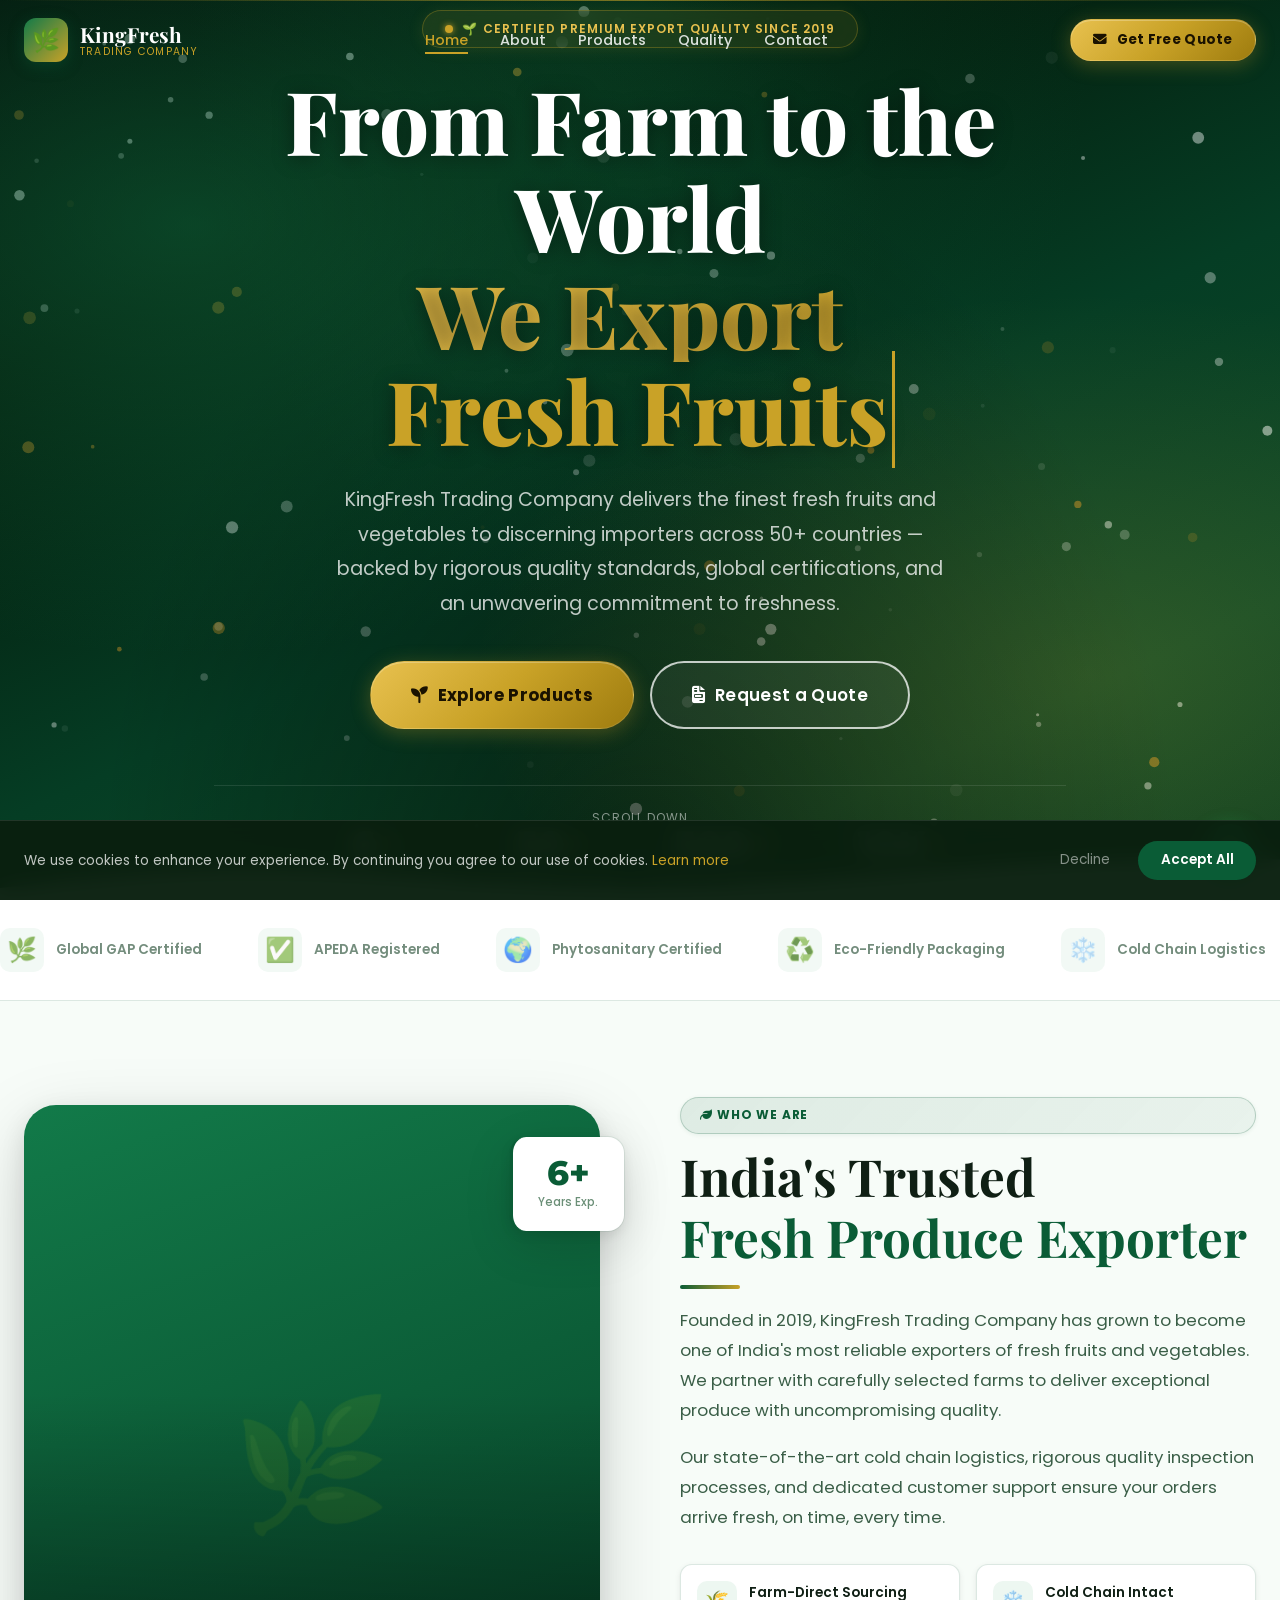
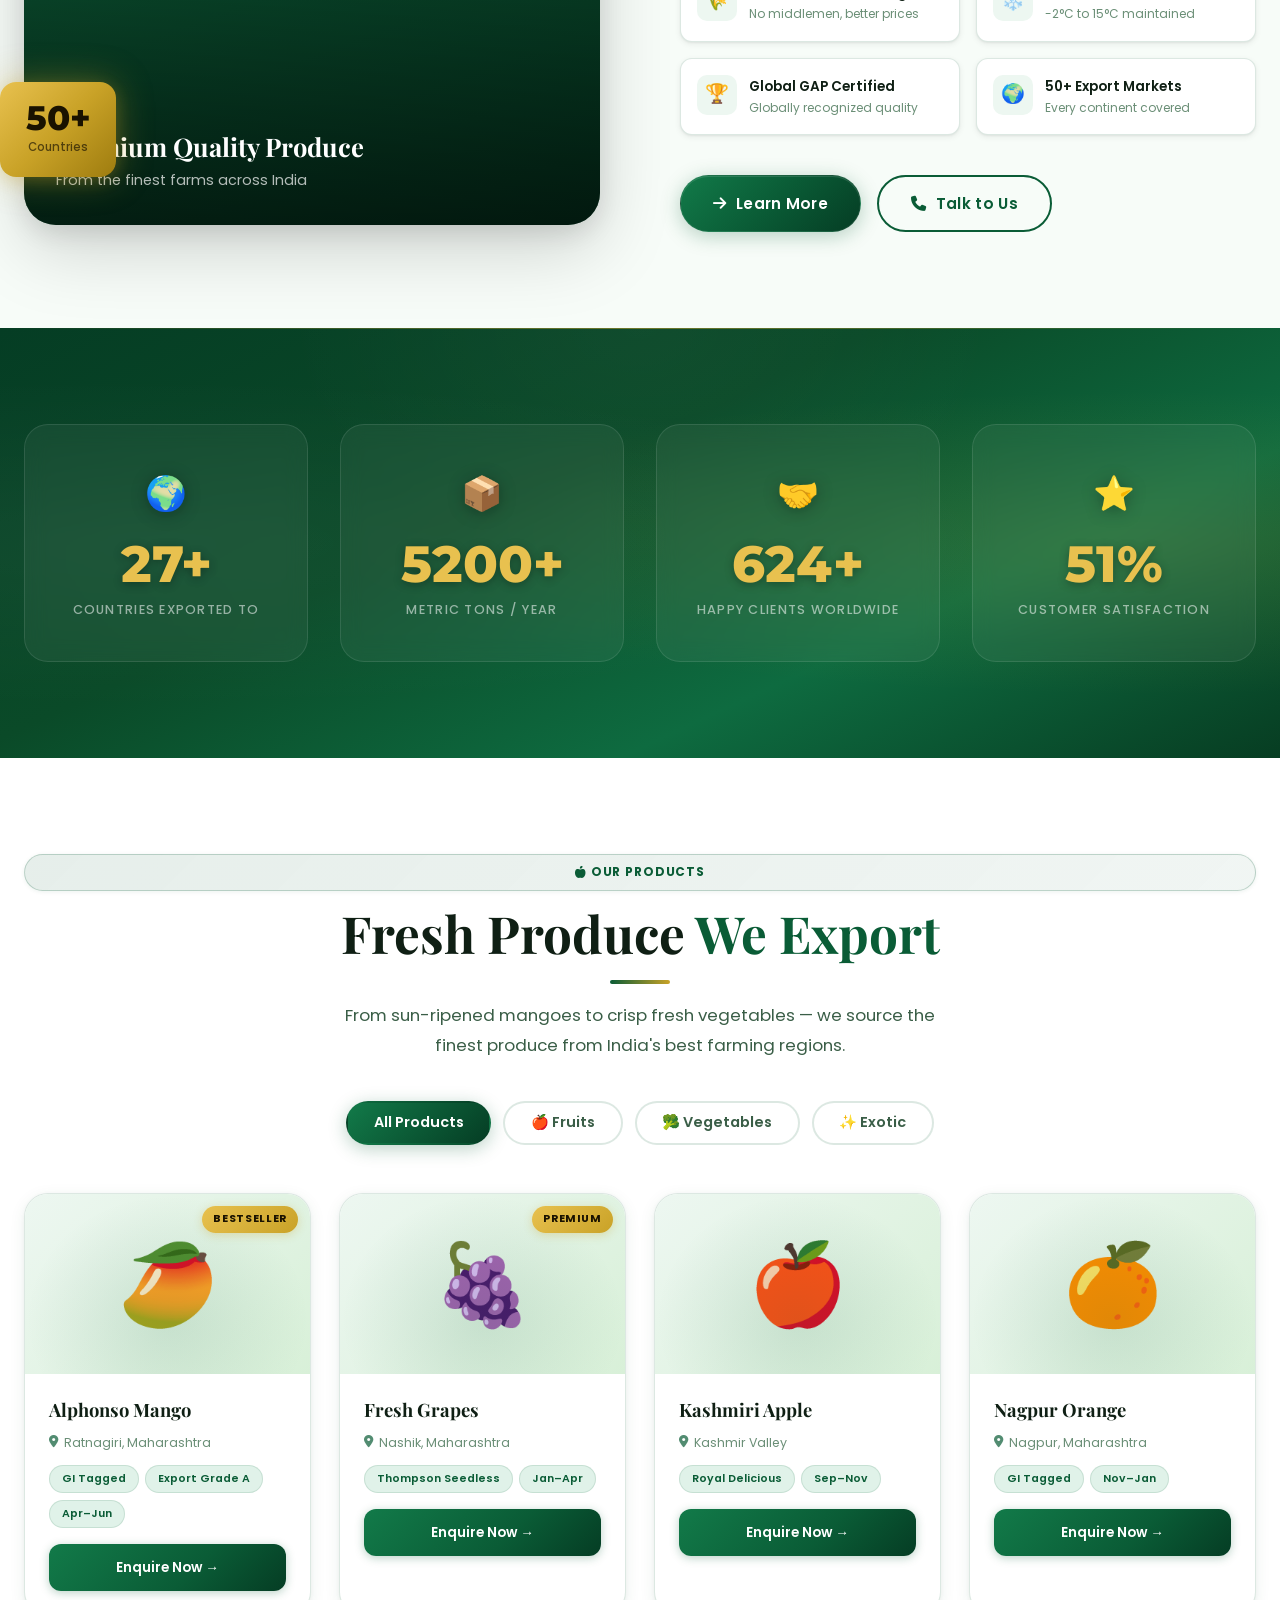
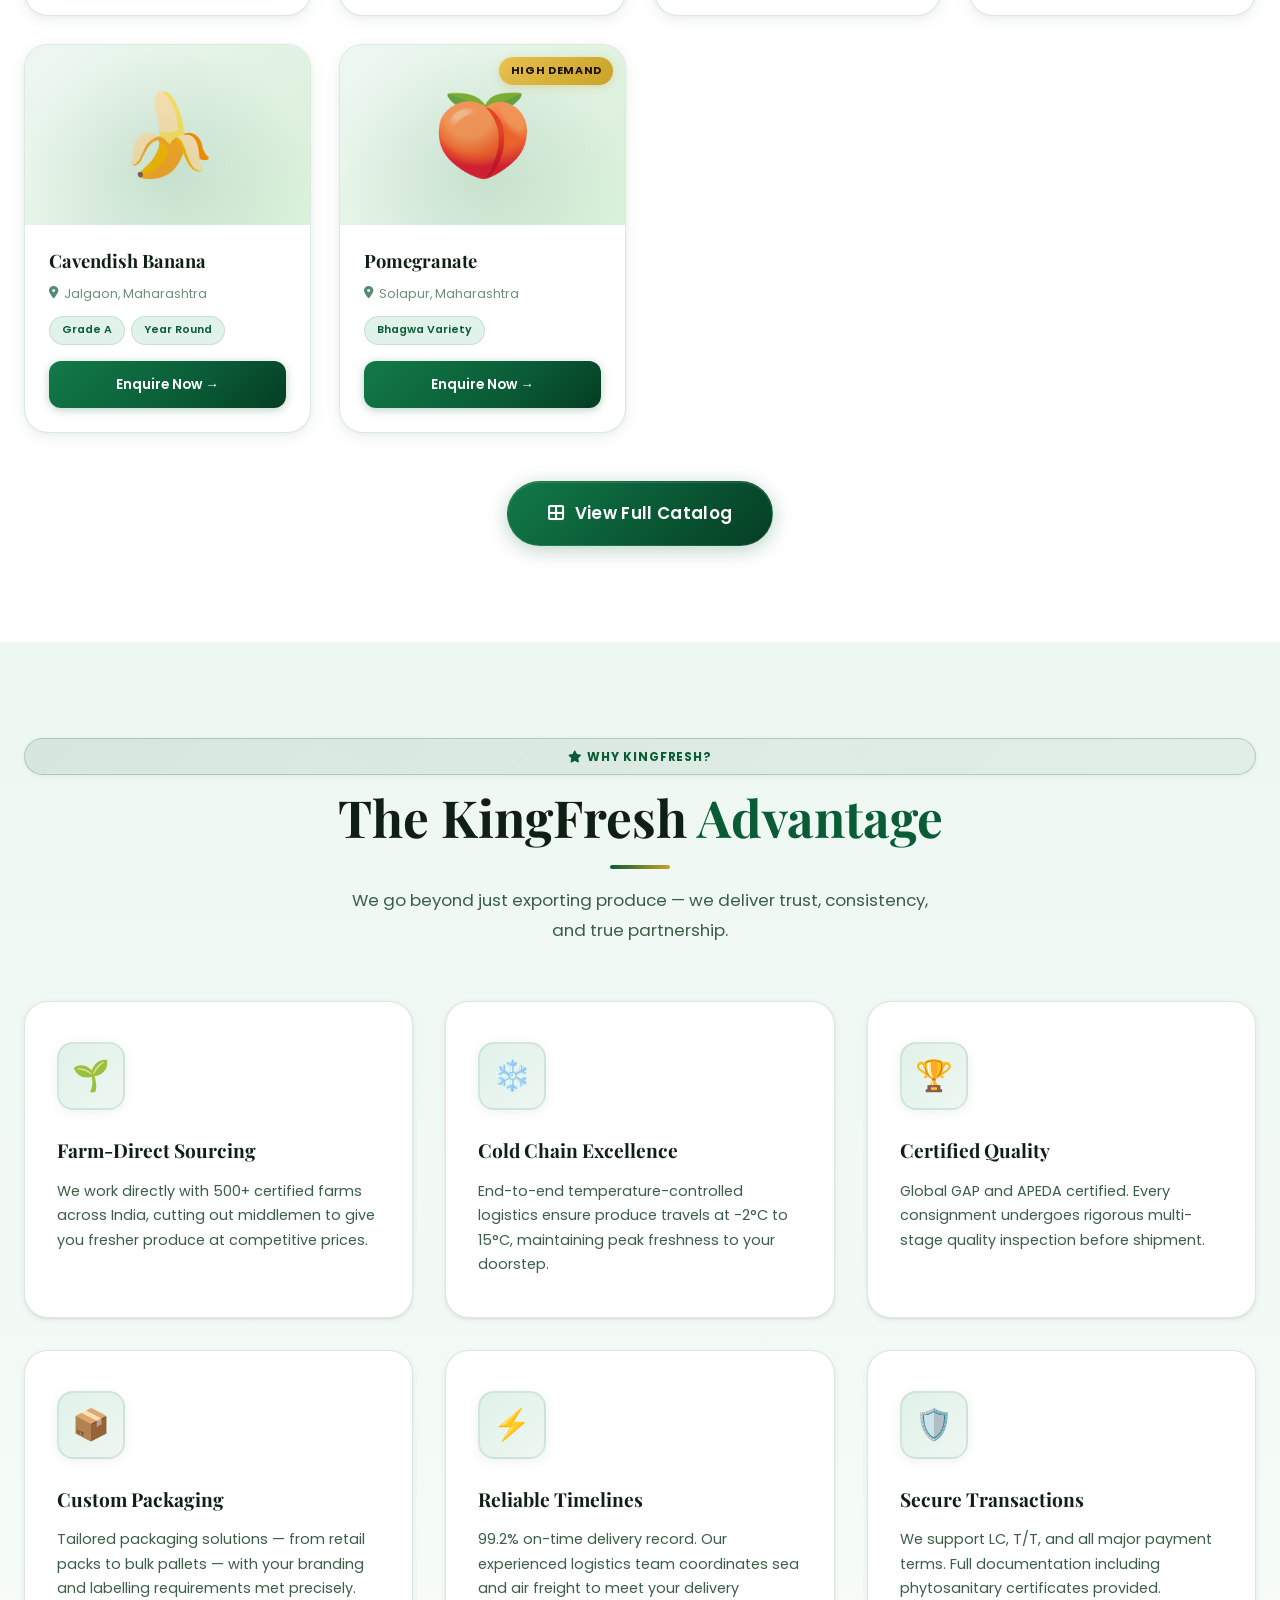
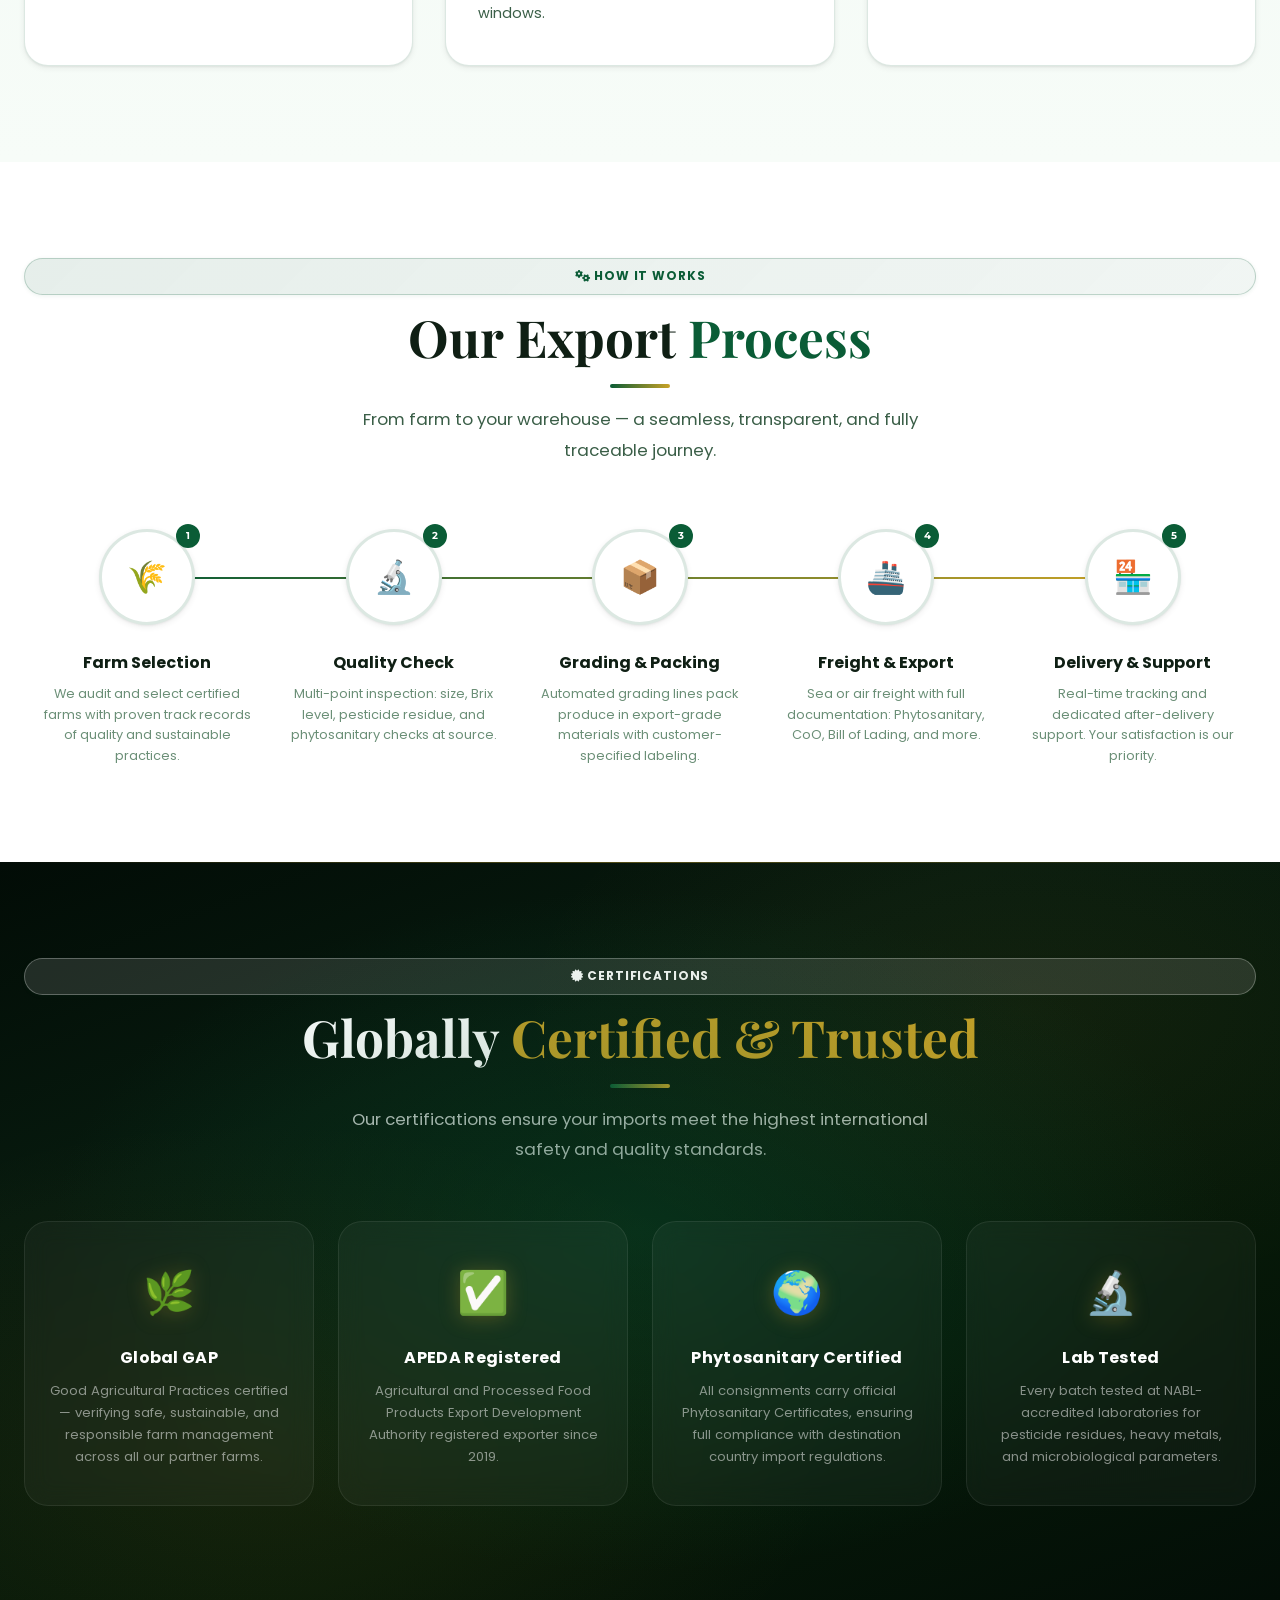
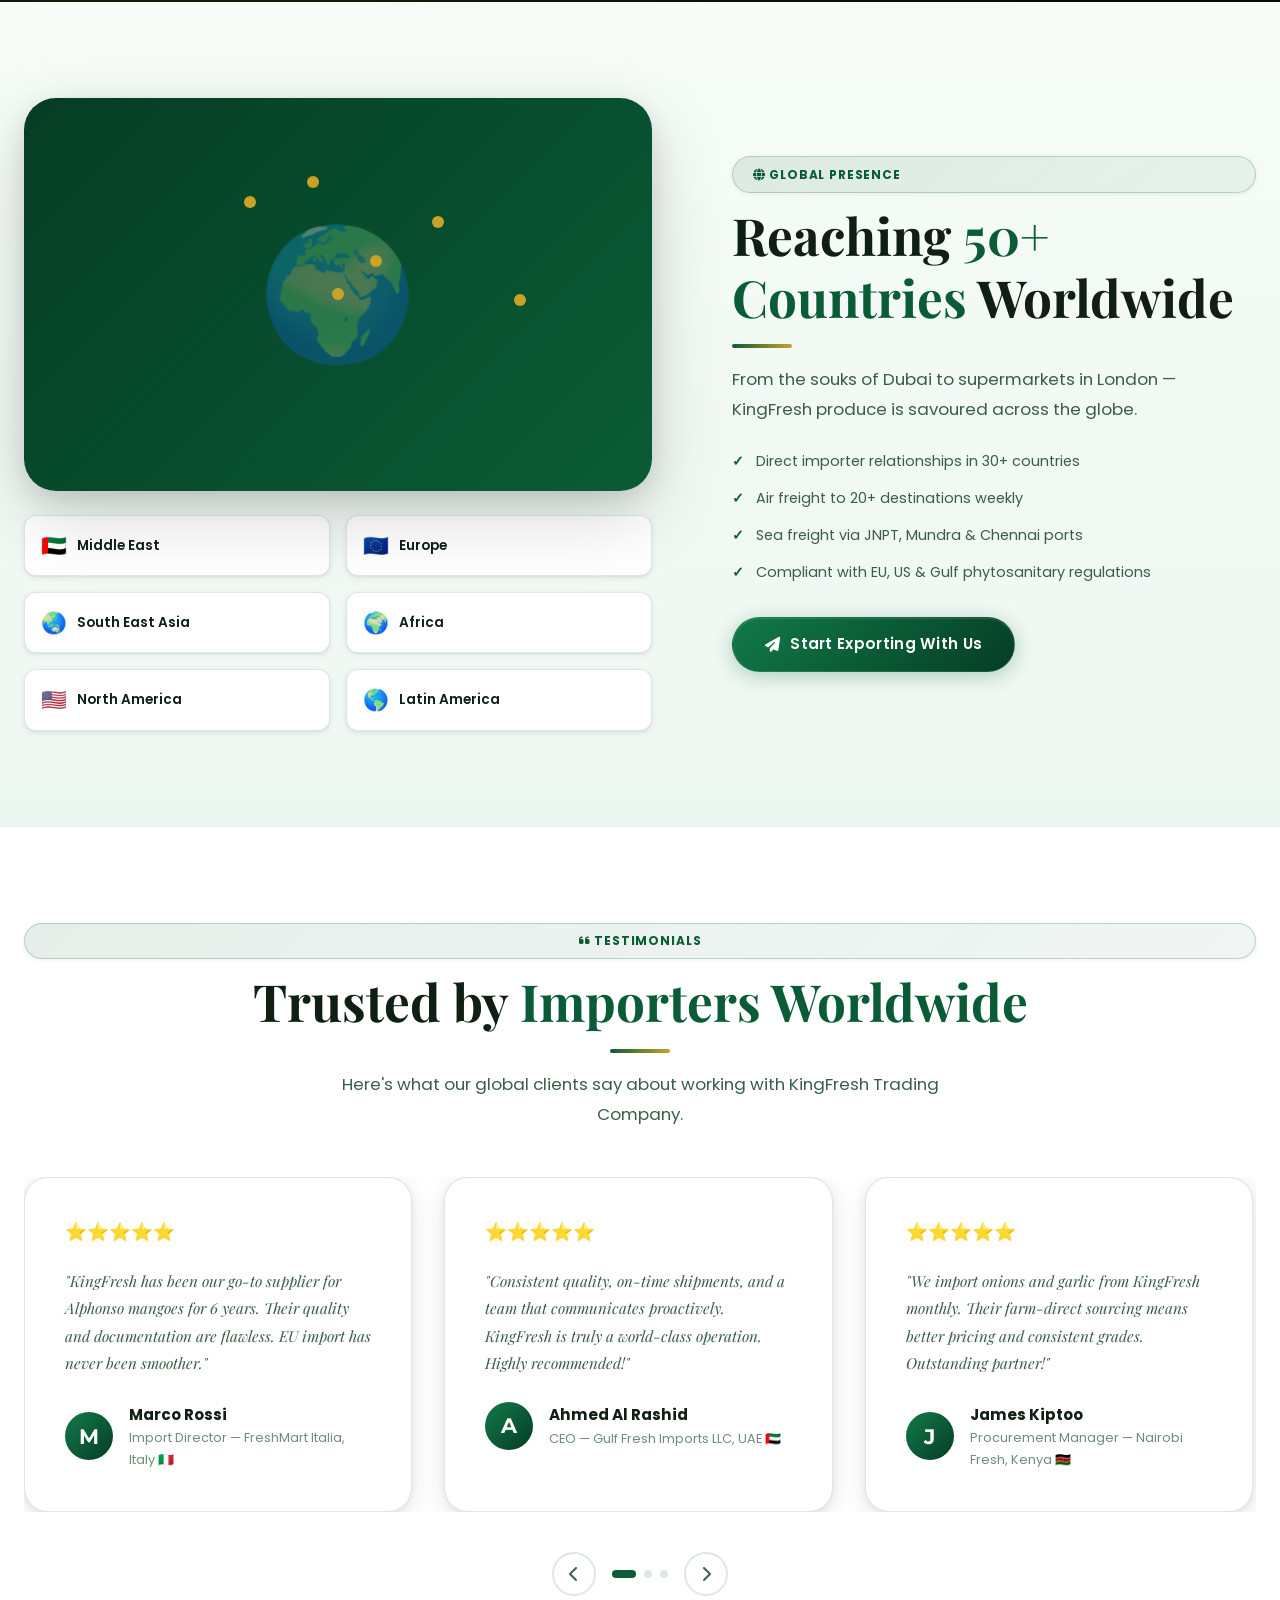
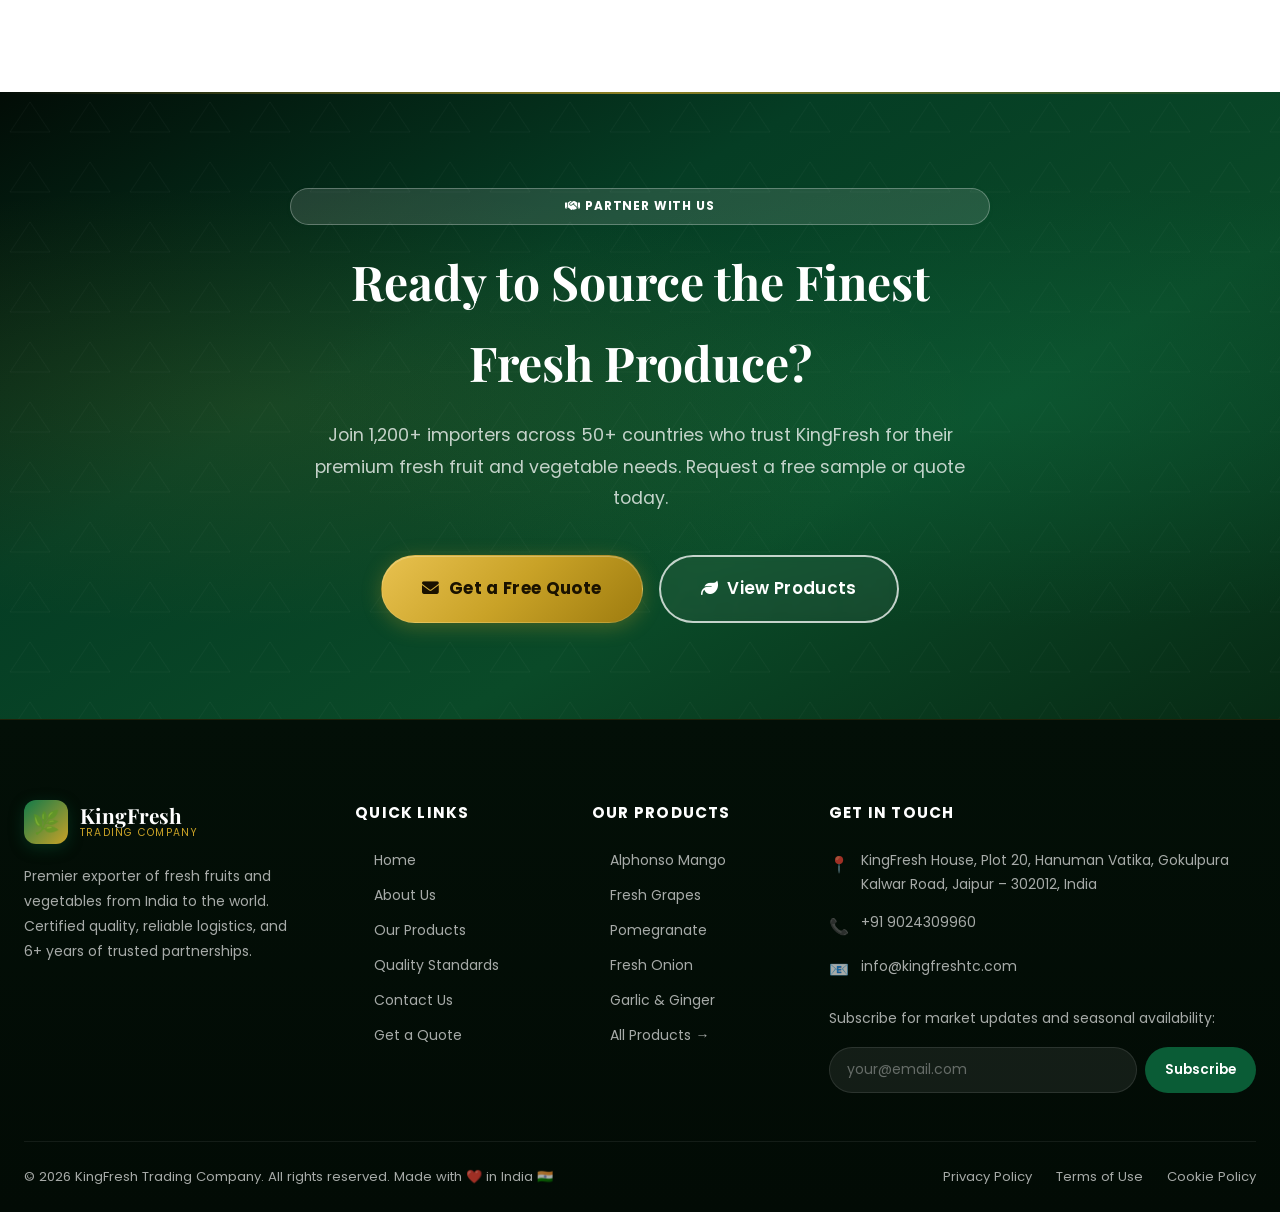
<file: index.html>
<!DOCTYPE html>
<html lang="en">
<head>
  <meta charset="UTF-8"/>
  <meta name="viewport" content="width=device-width, initial-scale=1.0"/>
  <meta name="description" content="KingFresh Trading Company — Premier exporter of fresh fruits and vegetables to 50+ countries worldwide. Premium quality, certified, and reliable supply chain."/>
  <meta name="keywords" content="fresh fruit export, vegetable export, kingfresh trading, india fruit exporter, mango export, onion export, agricultural export"/>
  <meta name="author" content="KingFresh Trading Company"/>
  <meta property="og:title" content="KingFresh Trading Company | Premium Fruit &amp; Vegetable Exporter"/>
  <meta property="og:description" content="Trusted global exporter of premium fresh fruits and vegetables. 6+ years experience, 50+ countries, certified quality."/>
  <meta property="og:type" content="website"/>
  <meta name="robots" content="index, follow"/>
  <meta name="theme-color" content="#0a5c36"/>
  <title>KingFresh Trading Company | Premium Fruit &amp; Vegetable Exporter</title>
  <link rel="stylesheet" href="css/style.css"/>
  <link rel="stylesheet" href="https://cdnjs.cloudflare.com/ajax/libs/font-awesome/6.5.0/css/all.min.css" crossorigin="anonymous"/>
</head>
<body>

<div id="progress-bar" aria-hidden="true"></div>

<!-- PRELOADER -->
<div id="preloader" role="status" aria-label="Loading">
  <div class="preloader-inner">
    <div class="preloader-logo">King<span>Fresh</span></div>
    <div class="preloader-bar"><div class="preloader-bar-fill"></div></div>
  </div>
</div>

<!-- NAVBAR -->
<nav class="navbar transparent" aria-label="Main Navigation">
  <div class="container nav-inner">
    <a href="index.html" class="nav-logo" aria-label="KingFresh Home">
      <div class="nav-logo-icon" aria-hidden="true">🌿</div>
      <div class="nav-logo-text">KingFresh<span>Trading Company</span></div>
    </a>
    <ul class="nav-links" role="list">
      <li><a href="index.html"    class="nav-link active">Home</a></li>
      <li><a href="#about"        class="nav-link">About</a></li>
      <li><a href="products.html" class="nav-link">Products</a></li>
      <li><a href="about.html"    class="nav-link">Quality</a></li>
      <li><a href="contact.html"  class="nav-link">Contact</a></li>
    </ul>
    <a href="contact.html" class="btn btn-secondary btn-sm nav-cta">
      <i class="fas fa-envelope" aria-hidden="true"></i> Get Free Quote
    </a>
    <button class="nav-hamburger" aria-label="Toggle Menu" aria-expanded="false">
      <span></span><span></span><span></span>
    </button>
  </div>
</nav>

<!-- MOBILE MENU -->
<div class="mobile-menu" id="mobile-menu" role="navigation">
  <a href="index.html"    class="nav-link">Home</a>
  <a href="#about"        class="nav-link">About</a>
  <a href="products.html" class="nav-link">Products</a>
  <a href="about.html"    class="nav-link">Quality</a>
  <a href="contact.html"  class="nav-link">Contact</a>
  <a href="contact.html"  class="btn btn-secondary">Get Free Quote</a>
</div>

<!-- HERO -->
<section class="hero" id="home" aria-label="Hero Banner">
  <canvas id="hero-canvas" aria-hidden="true"></canvas>
  <div class="hero-bg-pattern" aria-hidden="true"></div>
  <div class="hero-content">
    <div class="hero-badge">
      <span class="dot" aria-hidden="true"></span>
      🌱 Certified Premium Export Quality Since 2019
    </div>
    <h1 class="hero-title">
      From Farm to the World<br/>
      <span class="line2">We Export&nbsp;</span><span class="typed-wrap"><span id="typed-text">Fresh Fruits</span></span>
    </h1>
    <p class="hero-desc">
      KingFresh Trading Company delivers the finest fresh fruits and vegetables
      to discerning importers across 50+ countries — backed by rigorous quality
      standards, global certifications, and an unwavering commitment to freshness.
    </p>
    <div class="hero-actions">
      <a href="products.html" class="btn btn-secondary btn-lg">
        <i class="fas fa-seedling" aria-hidden="true"></i> Explore Products
      </a>
      <a href="contact.html" class="btn btn-outline btn-lg">
        <i class="fas fa-file-invoice" aria-hidden="true"></i> Request a Quote
      </a>
    </div>
    <div class="hero-stats" aria-label="Company Statistics">
      <div class="hero-stat-item">
        <div class="hero-stat-num">6<span>+</span></div>
        <div class="hero-stat-label">Years of Excellence</div>
      </div>
      <div class="hero-stat-item">
        <div class="hero-stat-num">50<span>+</span></div>
        <div class="hero-stat-label">Countries Served</div>
      </div>
      <div class="hero-stat-item">
        <div class="hero-stat-num">500<span>+</span></div>
        <div class="hero-stat-label">Product Varieties</div>
      </div>
      <div class="hero-stat-item">
        <div class="hero-stat-num">10K<span>+</span></div>
        <div class="hero-stat-label">Tons Exported/Year</div>
      </div>
    </div>
  </div>
  <div class="hero-scroll" aria-hidden="true">
    <span>Scroll Down</span>
    <div class="hero-scroll-arrow"></div>
  </div>
  <div class="hero-wave" aria-hidden="true">
    <svg xmlns="http://www.w3.org/2000/svg" viewBox="0 0 1440 80" preserveAspectRatio="none">
      <path fill="#ffffff" d="M0,64L48,58.7C96,53,192,43,288,42.7C384,43,480,53,576,58.7C672,64,768,64,864,58.7C960,53,1056,43,1152,37.3C1248,32,1344,32,1392,32L1440,32L1440,80L1392,80C1344,80,1248,80,1152,80C1056,80,960,80,864,80C768,80,672,80,576,80C480,80,384,80,288,80C192,80,96,80,48,80L0,80Z"/>
    </svg>
  </div>
</section>

<!-- TRUST BAR -->
<section class="trust-bar" aria-label="Certifications">
  <div class="trust-track">
    <div class="trust-item"><div class="trust-item-icon">🌿</div><div class="trust-item-text">Global GAP Certified</div></div>
    <div class="trust-item"><div class="trust-item-icon">✅</div><div class="trust-item-text">APEDA Registered</div></div>
    <div class="trust-item"><div class="trust-item-icon">🌍</div><div class="trust-item-text">Phytosanitary Certified</div></div>
    <div class="trust-item"><div class="trust-item-icon">♻️</div><div class="trust-item-text">Eco-Friendly Packaging</div></div>
    <div class="trust-item"><div class="trust-item-icon">❄️</div><div class="trust-item-text">Cold Chain Logistics</div></div>
    <div class="trust-item"><div class="trust-item-icon">🤝</div><div class="trust-item-text">Trusted Since 2019</div></div>
    <div class="trust-item"><div class="trust-item-icon">📦</div><div class="trust-item-text">Custom Packaging</div></div>
    <div class="trust-item"><div class="trust-item-icon">🚢</div><div class="trust-item-text">Sea &amp; Air Freight</div></div>
  </div>
</section>

<!-- ABOUT -->
<section class="about-section section-pad" id="about" aria-labelledby="about-title">
  <div class="container">
    <div class="about-grid">
      <div class="about-visual reveal from-left">
        <div class="about-img-main">
          <div class="about-img-content">
            <p class="about-img-caption">Premium Quality Produce</p>
            <p class="about-img-sub">From the finest farms across India</p>
          </div>
        </div>
        <div class="about-badge-float">
          <div class="num">6+</div>
          <div class="label">Years Exp.</div>
        </div>
        <div class="about-badge-float2">
          <div class="num">50+</div>
          <div class="label">Countries</div>
        </div>
      </div>
      <div class="reveal from-right">
        <span class="badge section-label"><i class="fas fa-leaf" aria-hidden="true"></i> Who We Are</span>
        <h2 class="section-title" id="about-title">India's Trusted<br/><span>Fresh Produce Exporter</span></h2>
        <div class="divider"></div>
        <p class="section-sub">
          Founded in 2019, KingFresh Trading Company has grown to become one of India's
          most reliable exporters of fresh fruits and vegetables. We partner with
          carefully selected farms to deliver exceptional produce with uncompromising quality.
        </p>
        <p class="section-sub" style="margin-top:1rem;">
          Our state-of-the-art cold chain logistics, rigorous quality inspection processes,
          and dedicated customer support ensure your orders arrive fresh, on time, every time.
        </p>
        <div class="about-features" style="margin-top:2rem;">
          <div class="about-feature">
            <div class="about-feature-icon">🌾</div>
            <div>
              <div class="about-feature-text">Farm-Direct Sourcing</div>
              <div class="about-feature-sub">No middlemen, better prices</div>
            </div>
          </div>
          <div class="about-feature">
            <div class="about-feature-icon">❄️</div>
            <div>
              <div class="about-feature-text">Cold Chain Intact</div>
              <div class="about-feature-sub">-2°C to 15°C maintained</div>
            </div>
          </div>
          <div class="about-feature">
            <div class="about-feature-icon">🏆</div>
            <div>
              <div class="about-feature-text">Global GAP Certified</div>
              <div class="about-feature-sub">Globally recognized quality</div>
            </div>
          </div>
          <div class="about-feature">
            <div class="about-feature-icon">🌍</div>
            <div>
              <div class="about-feature-text">50+ Export Markets</div>
              <div class="about-feature-sub">Every continent covered</div>
            </div>
          </div>
        </div>
        <div style="margin-top:2.5rem;display:flex;gap:1rem;flex-wrap:wrap;">
          <a href="about.html" class="btn btn-primary"><i class="fas fa-arrow-right"></i> Learn More</a>
          <a href="contact.html" class="btn btn-outline-dark"><i class="fas fa-phone"></i> Talk to Us</a>
        </div>
      </div>
    </div>
  </div>
</section>

<!-- STATS -->
<section class="stats-section section-pad" aria-label="Key Statistics">
  <div class="container">
    <div class="stats-grid">
      <div class="stat-card reveal stagger-1">
        <span class="stat-icon">🌍</span>
        <div class="stat-num"><span data-count="52" data-suffix="+">0+</span></div>
        <div class="stat-label">Countries Exported To</div>
      </div>
      <div class="stat-card reveal stagger-2">
        <span class="stat-icon">📦</span>
        <div class="stat-num"><span data-count="10000" data-suffix="+">0+</span></div>
        <div class="stat-label">Metric Tons / Year</div>
      </div>
      <div class="stat-card reveal stagger-3">
        <span class="stat-icon">🤝</span>
        <div class="stat-num"><span data-count="1200" data-suffix="+">0+</span></div>
        <div class="stat-label">Happy Clients Worldwide</div>
      </div>
      <div class="stat-card reveal stagger-4">
        <span class="stat-icon">⭐</span>
        <div class="stat-num"><span data-count="99" data-suffix="%">0%</span></div>
        <div class="stat-label">Customer Satisfaction</div>
      </div>
    </div>
  </div>
</section>

<!-- PRODUCTS PREVIEW -->
<section class="products-section section-pad" id="products" aria-labelledby="products-title">
  <div class="container">
    <div class="text-center reveal">
      <span class="badge section-label"><i class="fas fa-apple-alt"></i> Our Products</span>
      <h2 class="section-title" id="products-title">Fresh Produce <span>We Export</span></h2>
      <div class="divider center"></div>
      <p class="section-sub">From sun-ripened mangoes to crisp fresh vegetables — we source the finest produce from India's best farming regions.</p>
    </div>
    <div class="products-tabs" role="tablist">
      <button class="tab-btn active" data-tab="all">All Products</button>
      <button class="tab-btn" data-tab="fruits">🍎 Fruits</button>
      <button class="tab-btn" data-tab="vegetables">🥦 Vegetables</button>
      <button class="tab-btn" data-tab="exotic">✨ Exotic</button>
    </div>

    <!-- FRUITS -->
    <div class="products-grid" data-group="fruits" id="kf-grid-fruits" role="list">
      <article class="product-card reveal stagger-1" role="listitem">
        <div class="product-card-img">🥭<span class="product-card-badge">Bestseller</span></div>
        <div class="product-card-body">
          <h3 class="product-card-name">Alphonso Mango</h3>
          <div class="product-card-origin"><i class="fas fa-map-marker-alt"></i> Ratnagiri, Maharashtra</div>
          <div class="product-card-tags"><span class="product-tag">GI Tagged</span><span class="product-tag">Export Grade A</span><span class="product-tag">Apr–Jun</span></div>
          <a href="contact.html" class="product-card-action">Enquire Now →</a>
        </div>
      </article>
      <article class="product-card reveal stagger-2" role="listitem">
        <div class="product-card-img">🍇<span class="product-card-badge">Premium</span></div>
        <div class="product-card-body">
          <h3 class="product-card-name">Fresh Grapes</h3>
          <div class="product-card-origin"><i class="fas fa-map-marker-alt"></i> Nashik, Maharashtra</div>
          <div class="product-card-tags"><span class="product-tag">Thompson Seedless</span><span class="product-tag">Jan–Apr</span></div>
          <a href="contact.html" class="product-card-action">Enquire Now →</a>
        </div>
      </article>
      <article class="product-card reveal stagger-3" role="listitem">
        <div class="product-card-img">🍎</div>
        <div class="product-card-body">
          <h3 class="product-card-name">Kashmiri Apple</h3>
          <div class="product-card-origin"><i class="fas fa-map-marker-alt"></i> Kashmir Valley</div>
          <div class="product-card-tags"><span class="product-tag">Royal Delicious</span><span class="product-tag">Sep–Nov</span></div>
          <a href="contact.html" class="product-card-action">Enquire Now →</a>
        </div>
      </article>
      <article class="product-card reveal stagger-4" role="listitem">
        <div class="product-card-img">🍊</div>
        <div class="product-card-body">
          <h3 class="product-card-name">Nagpur Orange</h3>
          <div class="product-card-origin"><i class="fas fa-map-marker-alt"></i> Nagpur, Maharashtra</div>
          <div class="product-card-tags"><span class="product-tag">GI Tagged</span><span class="product-tag">Nov–Jan</span></div>
          <a href="contact.html" class="product-card-action">Enquire Now →</a>
        </div>
      </article>
      <article class="product-card reveal stagger-5" role="listitem">
        <div class="product-card-img">🍌</div>
        <div class="product-card-body">
          <h3 class="product-card-name">Cavendish Banana</h3>
          <div class="product-card-origin"><i class="fas fa-map-marker-alt"></i> Jalgaon, Maharashtra</div>
          <div class="product-card-tags"><span class="product-tag">Grade A</span><span class="product-tag">Year Round</span></div>
          <a href="contact.html" class="product-card-action">Enquire Now →</a>
        </div>
      </article>
      <article class="product-card reveal stagger-6" role="listitem">
        <div class="product-card-img">🍑<span class="product-card-badge">High Demand</span></div>
        <div class="product-card-body">
          <h3 class="product-card-name">Pomegranate</h3>
          <div class="product-card-origin"><i class="fas fa-map-marker-alt"></i> Solapur, Maharashtra</div>
          <div class="product-card-tags"><span class="product-tag">Bhagwa Variety</span></div>
          <a href="contact.html" class="product-card-action">Enquire Now →</a>
        </div>
      </article>
    </div>

    <!-- VEGETABLES -->
    <div class="products-grid" data-group="vegetables" id="kf-grid-vegetables" style="display:none;margin-top:0;" role="list">
      <article class="product-card" role="listitem">
        <div class="product-card-img">🧅<span class="product-card-badge">Top Export</span></div>
        <div class="product-card-body">
          <h3 class="product-card-name">Fresh Onion</h3>
          <div class="product-card-origin"><i class="fas fa-map-marker-alt"></i> Nashik, Maharashtra</div>
          <div class="product-card-tags"><span class="product-tag">Red &amp; White</span><span class="product-tag">Year Round</span></div>
          <a href="contact.html" class="product-card-action">Enquire Now →</a>
        </div>
      </article>
      <article class="product-card" role="listitem">
        <div class="product-card-img">🥔</div>
        <div class="product-card-body">
          <h3 class="product-card-name">Fresh Potato</h3>
          <div class="product-card-origin"><i class="fas fa-map-marker-alt"></i> Agra, UP</div>
          <div class="product-card-tags"><span class="product-tag">Kufri Jyoti</span><span class="product-tag">Premium Grade</span></div>
          <a href="contact.html" class="product-card-action">Enquire Now →</a>
        </div>
      </article>
      <article class="product-card" role="listitem">
        <div class="product-card-img">🧄</div>
        <div class="product-card-body">
          <h3 class="product-card-name">Fresh Garlic</h3>
          <div class="product-card-origin"><i class="fas fa-map-marker-alt"></i> Madhya Pradesh</div>
          <div class="product-card-tags"><span class="product-tag">High Pungency</span><span class="product-tag">Export Grade</span></div>
          <a href="contact.html" class="product-card-action">Enquire Now →</a>
        </div>
      </article>
      <article class="product-card" role="listitem">
        <div class="product-card-img">🍅</div>
        <div class="product-card-body">
          <h3 class="product-card-name">Fresh Tomato</h3>
          <div class="product-card-origin"><i class="fas fa-map-marker-alt"></i> Karnataka</div>
          <div class="product-card-tags"><span class="product-tag">Cherry &amp; Regular</span></div>
          <a href="contact.html" class="product-card-action">Enquire Now →</a>
        </div>
      </article>
      <article class="product-card" role="listitem">
        <div class="product-card-img">🌶️<span class="product-card-badge">Hot Seller</span></div>
        <div class="product-card-body">
          <h3 class="product-card-name">Red Chili</h3>
          <div class="product-card-origin"><i class="fas fa-map-marker-alt"></i> Andhra Pradesh</div>
          <div class="product-card-tags"><span class="product-tag">Teja / Byadgi</span></div>
          <a href="contact.html" class="product-card-action">Enquire Now →</a>
        </div>
      </article>
      <article class="product-card" role="listitem">
        <div class="product-card-img">🫑</div>
        <div class="product-card-body">
          <h3 class="product-card-name">Bell Pepper</h3>
          <div class="product-card-origin"><i class="fas fa-map-marker-alt"></i> Himachal Pradesh</div>
          <div class="product-card-tags"><span class="product-tag">R/Y/G Varieties</span></div>
          <a href="contact.html" class="product-card-action">Enquire Now →</a>
        </div>
      </article>
    </div>

    <!-- EXOTIC -->
    <div class="products-grid" data-group="exotic" id="kf-grid-exotic" style="display:none;margin-top:0;" role="list">
      <article class="product-card" role="listitem">
        <div class="product-card-img">🐉<span class="product-card-badge">Exotic</span></div>
        <div class="product-card-body">
          <h3 class="product-card-name">Dragon Fruit</h3>
          <div class="product-card-origin"><i class="fas fa-map-marker-alt"></i> Tamil Nadu</div>
          <div class="product-card-tags"><span class="product-tag">Red &amp; White Flesh</span><span class="product-tag">Superfood</span></div>
          <a href="contact.html" class="product-card-action">Enquire Now →</a>
        </div>
      </article>
      <article class="product-card" role="listitem">
        <div class="product-card-img">🥥</div>
        <div class="product-card-body">
          <h3 class="product-card-name">King Coconut</h3>
          <div class="product-card-origin"><i class="fas fa-map-marker-alt"></i> Kerala &amp; Tamil Nadu</div>
          <div class="product-card-tags"><span class="product-tag">Tender &amp; Mature</span></div>
          <a href="contact.html" class="product-card-action">Enquire Now →</a>
        </div>
      </article>
      <article class="product-card" role="listitem">
        <div class="product-card-img">🍋</div>
        <div class="product-card-body">
          <h3 class="product-card-name">Kaffir Lime</h3>
          <div class="product-card-origin"><i class="fas fa-map-marker-alt"></i> Kerala</div>
          <div class="product-card-tags"><span class="product-tag">Aromatic</span><span class="product-tag">Culinary Grade</span></div>
          <a href="contact.html" class="product-card-action">Enquire Now →</a>
        </div>
      </article>
    </div>

    <div class="products-cta reveal">
      <a href="products.html" class="btn btn-primary btn-lg">
        <i class="fas fa-th-large"></i> View Full Catalog
      </a>
    </div>
  </div>
</section>

<!-- WHY CHOOSE US -->
<section class="why-section section-pad" id="why" aria-labelledby="why-title">
  <div class="container">
    <div class="text-center reveal">
      <span class="badge section-label"><i class="fas fa-star"></i> Why KingFresh?</span>
      <h2 class="section-title" id="why-title">The KingFresh <span>Advantage</span></h2>
      <div class="divider center"></div>
      <p class="section-sub">We go beyond just exporting produce — we deliver trust, consistency, and true partnership.</p>
    </div>
    <div class="why-grid" style="margin-top:3.5rem;">
      <div class="why-card reveal stagger-1">
        <div class="why-icon">🌱</div>
        <h3 class="why-title">Farm-Direct Sourcing</h3>
        <p class="why-desc">We work directly with 500+ certified farms across India, cutting out middlemen to give you fresher produce at competitive prices.</p>
      </div>
      <div class="why-card reveal stagger-2">
        <div class="why-icon">❄️</div>
        <h3 class="why-title">Cold Chain Excellence</h3>
        <p class="why-desc">End-to-end temperature-controlled logistics ensure produce travels at -2°C to 15°C, maintaining peak freshness to your doorstep.</p>
      </div>
      <div class="why-card reveal stagger-3">
        <div class="why-icon">🏆</div>
        <h3 class="why-title">Certified Quality</h3>
        <p class="why-desc">Global GAP and APEDA certified. Every consignment undergoes rigorous multi-stage quality inspection before shipment.</p>
      </div>
      <div class="why-card reveal stagger-1">
        <div class="why-icon">📦</div>
        <h3 class="why-title">Custom Packaging</h3>
        <p class="why-desc">Tailored packaging solutions — from retail packs to bulk pallets — with your branding and labelling requirements met precisely.</p>
      </div>
      <div class="why-card reveal stagger-2">
        <div class="why-icon">⚡</div>
        <h3 class="why-title">Reliable Timelines</h3>
        <p class="why-desc">99.2% on-time delivery record. Our experienced logistics team coordinates sea and air freight to meet your delivery windows.</p>
      </div>
      <div class="why-card reveal stagger-3">
        <div class="why-icon">🛡️</div>
        <h3 class="why-title">Secure Transactions</h3>
        <p class="why-desc">We support LC, T/T, and all major payment terms. Full documentation including phytosanitary certificates provided.</p>
      </div>
    </div>
  </div>
</section>

<!-- PROCESS -->
<section class="process-section section-pad" id="process" aria-labelledby="process-title">
  <div class="container">
    <div class="text-center reveal">
      <span class="badge section-label"><i class="fas fa-cogs"></i> How It Works</span>
      <h2 class="section-title" id="process-title">Our Export <span>Process</span></h2>
      <div class="divider center"></div>
      <p class="section-sub">From farm to your warehouse — a seamless, transparent, and fully traceable journey.</p>
    </div>
    <div class="process-steps" style="margin-top:4rem;">
      <div class="process-step reveal stagger-1">
        <div class="process-step-num">🌾<span class="step-label">1</span></div>
        <h3 class="process-step-title">Farm Selection</h3>
        <p class="process-step-desc">We audit and select certified farms with proven track records of quality and sustainable practices.</p>
      </div>
      <div class="process-step reveal stagger-2">
        <div class="process-step-num">🔬<span class="step-label">2</span></div>
        <h3 class="process-step-title">Quality Check</h3>
        <p class="process-step-desc">Multi-point inspection: size, Brix level, pesticide residue, and phytosanitary checks at source.</p>
      </div>
      <div class="process-step reveal stagger-3">
        <div class="process-step-num">📦<span class="step-label">3</span></div>
        <h3 class="process-step-title">Grading &amp; Packing</h3>
        <p class="process-step-desc">Automated grading lines pack produce in export-grade materials with customer-specified labeling.</p>
      </div>
      <div class="process-step reveal stagger-4">
        <div class="process-step-num">🚢<span class="step-label">4</span></div>
        <h3 class="process-step-title">Freight &amp; Export</h3>
        <p class="process-step-desc">Sea or air freight with full documentation: Phytosanitary, CoO, Bill of Lading, and more.</p>
      </div>
      <div class="process-step reveal stagger-5">
        <div class="process-step-num">🏪<span class="step-label">5</span></div>
        <h3 class="process-step-title">Delivery &amp; Support</h3>
        <p class="process-step-desc">Real-time tracking and dedicated after-delivery support. Your satisfaction is our priority.</p>
      </div>
    </div>
  </div>
</section>

<!-- CERTIFICATIONS -->
<section class="certs-section section-pad" aria-labelledby="certs-title">
  <div class="container">
    <div class="text-center reveal">
      <span class="badge badge-white section-label"><i class="fas fa-certificate"></i> Certifications</span>
      <h2 class="section-title light" id="certs-title">Globally <span>Certified &amp; Trusted</span></h2>
      <div class="divider center"></div>
      <p class="section-sub light">Our certifications ensure your imports meet the highest international safety and quality standards.</p>
    </div>
    <div class="certs-grid" style="margin-top:3.5rem;grid-template-columns:repeat(auto-fill,minmax(260px,1fr));">
      <div class="cert-card reveal stagger-1">
        <span class="cert-icon">🌿</span>
        <div class="cert-name">Global GAP</div>
        <p class="cert-body">Good Agricultural Practices certified — verifying safe, sustainable, and responsible farm management across all our partner farms.</p>
      </div>
      <div class="cert-card reveal stagger-2">
        <span class="cert-icon">✅</span>
        <div class="cert-name">APEDA Registered</div>
        <p class="cert-body">Agricultural and Processed Food Products Export Development Authority registered exporter since 2019.</p>
      </div>
      <div class="cert-card reveal stagger-3">
        <span class="cert-icon">🌍</span>
        <div class="cert-name">Phytosanitary Certified</div>
        <p class="cert-body">All consignments carry official Phytosanitary Certificates, ensuring full compliance with destination country import regulations.</p>
      </div>
      <div class="cert-card reveal stagger-4">
        <span class="cert-icon">🔬</span>
        <div class="cert-name">Lab Tested</div>
        <p class="cert-body">Every batch tested at NABL-accredited laboratories for pesticide residues, heavy metals, and microbiological parameters.</p>
      </div>
    </div>
  </div>
</section>

<!-- GLOBAL REACH -->
<section class="global-section section-pad" aria-labelledby="global-title">
  <div class="container">
    <div class="global-grid">
      <div class="reveal from-left">
        <div class="global-map">
          <div class="global-map-img" aria-hidden="true">
            <div class="map-dot"></div><div class="map-dot"></div><div class="map-dot"></div>
            <div class="map-dot"></div><div class="map-dot"></div><div class="map-dot"></div>
          </div>
        </div>
        <div class="global-regions" style="margin-top:1.5rem;">
          <div class="region-tag"><span class="region-flag">🇦🇪</span> Middle East</div>
          <div class="region-tag"><span class="region-flag">🇪🇺</span> Europe</div>
          <div class="region-tag"><span class="region-flag">🌏</span> South East Asia</div>
          <div class="region-tag"><span class="region-flag">🌍</span> Africa</div>
          <div class="region-tag"><span class="region-flag">🇺🇸</span> North America</div>
          <div class="region-tag"><span class="region-flag">🌎</span> Latin America</div>
        </div>
      </div>
      <div class="reveal from-right">
        <span class="badge section-label"><i class="fas fa-globe"></i> Global Presence</span>
        <h2 class="section-title" id="global-title">Reaching <span>50+ Countries</span> Worldwide</h2>
        <div class="divider"></div>
        <p class="section-sub">From the souks of Dubai to supermarkets in London — KingFresh produce is savoured across the globe.</p>
        <ul style="margin-top:1.5rem;display:flex;flex-direction:column;gap:.8rem;">
          <li style="display:flex;align-items:center;gap:.75rem;font-size:.9rem;color:var(--clr-text-secondary);">
            <span style="color:var(--clr-primary);font-weight:800;">✓</span> Direct importer relationships in 30+ countries
          </li>
          <li style="display:flex;align-items:center;gap:.75rem;font-size:.9rem;color:var(--clr-text-secondary);">
            <span style="color:var(--clr-primary);font-weight:800;">✓</span> Air freight to 20+ destinations weekly
          </li>
          <li style="display:flex;align-items:center;gap:.75rem;font-size:.9rem;color:var(--clr-text-secondary);">
            <span style="color:var(--clr-primary);font-weight:800;">✓</span> Sea freight via JNPT, Mundra &amp; Chennai ports
          </li>
          <li style="display:flex;align-items:center;gap:.75rem;font-size:.9rem;color:var(--clr-text-secondary);">
            <span style="color:var(--clr-primary);font-weight:800;">✓</span> Compliant with EU, US &amp; Gulf phytosanitary regulations
          </li>
        </ul>
        <div style="margin-top:2rem;">
          <a href="contact.html" class="btn btn-primary"><i class="fas fa-paper-plane"></i> Start Exporting With Us</a>
        </div>
      </div>
    </div>
  </div>
</section>

<!-- TESTIMONIALS -->
<section class="testimonials-section section-pad" aria-labelledby="test-title">
  <div class="container">
    <div class="text-center reveal">
      <span class="badge section-label"><i class="fas fa-quote-left"></i> Testimonials</span>
      <h2 class="section-title" id="test-title">Trusted by <span>Importers Worldwide</span></h2>
      <div class="divider center"></div>
      <p class="section-sub">Here's what our global clients say about working with KingFresh Trading Company.</p>
    </div>
    <div class="testimonials-track-wrap reveal" style="margin-top:3rem;">
      <div class="testimonials-track">
        <div class="testimonial-card">
          <div class="testimonial-stars">⭐⭐⭐⭐⭐</div>
          <p class="testimonial-quote">"KingFresh has been our go-to supplier for Alphonso mangoes for 6 years. Their quality and documentation are flawless. EU import has never been smoother."</p>
          <div class="testimonial-author">
            <div class="testimonial-avatar">M</div>
            <div><div class="testimonial-name">Marco Rossi</div><div class="testimonial-role">Import Director — FreshMart Italia, Italy 🇮🇹</div></div>
          </div>
        </div>
        <div class="testimonial-card">
          <div class="testimonial-stars">⭐⭐⭐⭐⭐</div>
          <p class="testimonial-quote">"Consistent quality, on-time shipments, and a team that communicates proactively. KingFresh is truly a world-class operation. Highly recommended!"</p>
          <div class="testimonial-author">
            <div class="testimonial-avatar">A</div>
            <div><div class="testimonial-name">Ahmed Al Rashid</div><div class="testimonial-role">CEO — Gulf Fresh Imports LLC, UAE 🇦🇪</div></div>
          </div>
        </div>
        <div class="testimonial-card">
          <div class="testimonial-stars">⭐⭐⭐⭐⭐</div>
          <p class="testimonial-quote">"We import onions and garlic from KingFresh monthly. Their farm-direct sourcing means better pricing and consistent grades. Outstanding partner!"</p>
          <div class="testimonial-author">
            <div class="testimonial-avatar">J</div>
            <div><div class="testimonial-name">James Kiptoo</div><div class="testimonial-role">Procurement Manager — Nairobi Fresh, Kenya 🇰🇪</div></div>
          </div>
        </div>
        <div class="testimonial-card">
          <div class="testimonial-stars">⭐⭐⭐⭐⭐</div>
          <p class="testimonial-quote">"Their cold chain logistics are exceptional. Grapes arrive at our stores in Singapore with brix levels exactly as specified. Zero complaints from our customers."</p>
          <div class="testimonial-author">
            <div class="testimonial-avatar">L</div>
            <div><div class="testimonial-name">Lin Wei</div><div class="testimonial-role">Supply Chain Head — FreshAsia Pte Ltd, Singapore 🇸🇬</div></div>
          </div>
        </div>
        <div class="testimonial-card">
          <div class="testimonial-stars">⭐⭐⭐⭐⭐</div>
          <p class="testimonial-quote">"KingFresh understood our USDA compliance requirements perfectly. Their produce meets all phytosanitary standards and our clients absolutely love the quality."</p>
          <div class="testimonial-author">
            <div class="testimonial-avatar">S</div>
            <div><div class="testimonial-name">Sarah Thompson</div><div class="testimonial-role">Director — Globe Produce Inc., USA 🇺🇸</div></div>
          </div>
        </div>
      </div>
    </div>
    <div class="testimonials-controls">
      <button class="testimonial-btn testimonial-prev" aria-label="Previous"><i class="fas fa-chevron-left"></i></button>
      <div class="testimonial-dots" role="tablist"></div>
      <button class="testimonial-btn testimonial-next" aria-label="Next"><i class="fas fa-chevron-right"></i></button>
    </div>
  </div>
</section>

<!-- CTA -->
<section class="cta-section section-pad" aria-labelledby="cta-title">
  <div class="container">
    <div class="cta-inner reveal">
      <span class="badge badge-white section-label" style="margin-bottom:1rem;"><i class="fas fa-handshake"></i> Partner With Us</span>
      <h2 class="cta-title" id="cta-title">Ready to Source the Finest<br/>Fresh Produce?</h2>
      <p class="cta-desc">Join 1,200+ importers across 50+ countries who trust KingFresh for their premium fresh fruit and vegetable needs. Request a free sample or quote today.</p>
      <div class="cta-actions">
        <a href="contact.html" class="btn btn-secondary btn-lg"><i class="fas fa-envelope"></i> Get a Free Quote</a>
        <a href="products.html" class="btn btn-outline btn-lg"><i class="fas fa-leaf"></i> View Products</a>
      </div>
    </div>
  </div>
</section>

<!-- FOOTER -->
<footer class="footer" aria-label="Site Footer">
  <div class="container">
    <div class="footer-grid">
      <div class="footer-brand">
        <div class="nav-logo" style="margin-bottom:1.25rem;">
          <div class="nav-logo-icon">🌿</div>
          <div class="nav-logo-text">KingFresh<span>Trading Company</span></div>
        </div>
        <p class="footer-brand-desc">Premier exporter of fresh fruits and vegetables from India to the world. Certified quality, reliable logistics, and 6+ years of trusted partnerships.</p>
      </div>
      <div>
        <div class="footer-col-title">Quick Links</div>
        <ul class="footer-links">
          <li><a href="index.html" class="footer-link">Home</a></li>
          <li><a href="about.html" class="footer-link">About Us</a></li>
          <li><a href="products.html" class="footer-link">Our Products</a></li>
          <li><a href="about.html" class="footer-link">Quality Standards</a></li>
          <li><a href="contact.html" class="footer-link">Contact Us</a></li>
          <li><a href="contact.html" class="footer-link">Get a Quote</a></li>
        </ul>
      </div>
      <div>
        <div class="footer-col-title">Our Products</div>
        <ul class="footer-links">
          <li><a href="products.html" class="footer-link">Alphonso Mango</a></li>
          <li><a href="products.html" class="footer-link">Fresh Grapes</a></li>
          <li><a href="products.html" class="footer-link">Pomegranate</a></li>
          <li><a href="products.html" class="footer-link">Fresh Onion</a></li>
          <li><a href="products.html" class="footer-link">Garlic &amp; Ginger</a></li>
          <li><a href="products.html" class="footer-link">All Products →</a></li>
        </ul>
      </div>
      <div>
        <div class="footer-col-title">Get in Touch</div>
        <div class="footer-contact-items" style="margin-bottom:1.5rem;">
          <div class="footer-contact-item"><span class="footer-contact-icon">📍</span><span>KingFresh House, Plot 20, Hanuman Vatika, Gokulpura Kalwar Road, Jaipur – 302012, India</span></div>
          <div class="footer-contact-item"><span class="footer-contact-icon">📞</span><a href="tel:+919024309960" style="color:inherit;">+91 9024309960</a></div>
          <div class="footer-contact-item"><span class="footer-contact-icon">📧</span><a href="mailto:info@kingfreshtc.com" style="color:inherit;">info@kingfreshtc.com</a></div>
        </div>
        <div class="footer-newsletter">
          <p>Subscribe for market updates and seasonal availability:</p>
          <form class="footer-newsletter-form" novalidate aria-label="Newsletter">
            <input type="email" placeholder="your@email.com" class="footer-newsletter-input" aria-label="Email"/>
            <button type="submit" class="footer-newsletter-btn">Subscribe</button>
          </form>
        </div>
      </div>
    </div>
    <div class="footer-bottom">
      <p class="footer-copy">&copy; <span id="year"></span> KingFresh Trading Company. All rights reserved. Made with ❤️ in India 🇮🇳</p>
      <nav class="footer-legal">
        <a href="#">Privacy Policy</a>
        <a href="#">Terms of Use</a>
        <a href="#">Cookie Policy</a>
      </nav>
    </div>
  </div>
</footer>

<button id="back-to-top" aria-label="Back to top"><i class="fas fa-arrow-up"></i></button>
<a id="whatsapp-btn" href="https://wa.me/919024309960?text=Hello%20KingFresh!%20I%27m%20interested%20in%20your%20products." target="_blank" rel="noopener noreferrer" aria-label="Chat on WhatsApp"><i class="fab fa-whatsapp"></i></a>
<div id="cookie-banner" role="dialog" aria-label="Cookie consent">
  <p class="cookie-text">We use cookies to enhance your experience. By continuing you agree to our use of cookies. <a href="#">Learn more</a></p>
  <div class="cookie-btns">
    <button class="cookie-decline">Decline</button>
    <button class="cookie-accept">Accept All</button>
  </div>
</div>

<script>document.getElementById('year').textContent = new Date().getFullYear();</script>
<script src="js/kf-data.js"></script>
<script src="js/kf-site.js" defer></script>
<script src="js/main.js" defer></script>
</body>
</html>
</file>
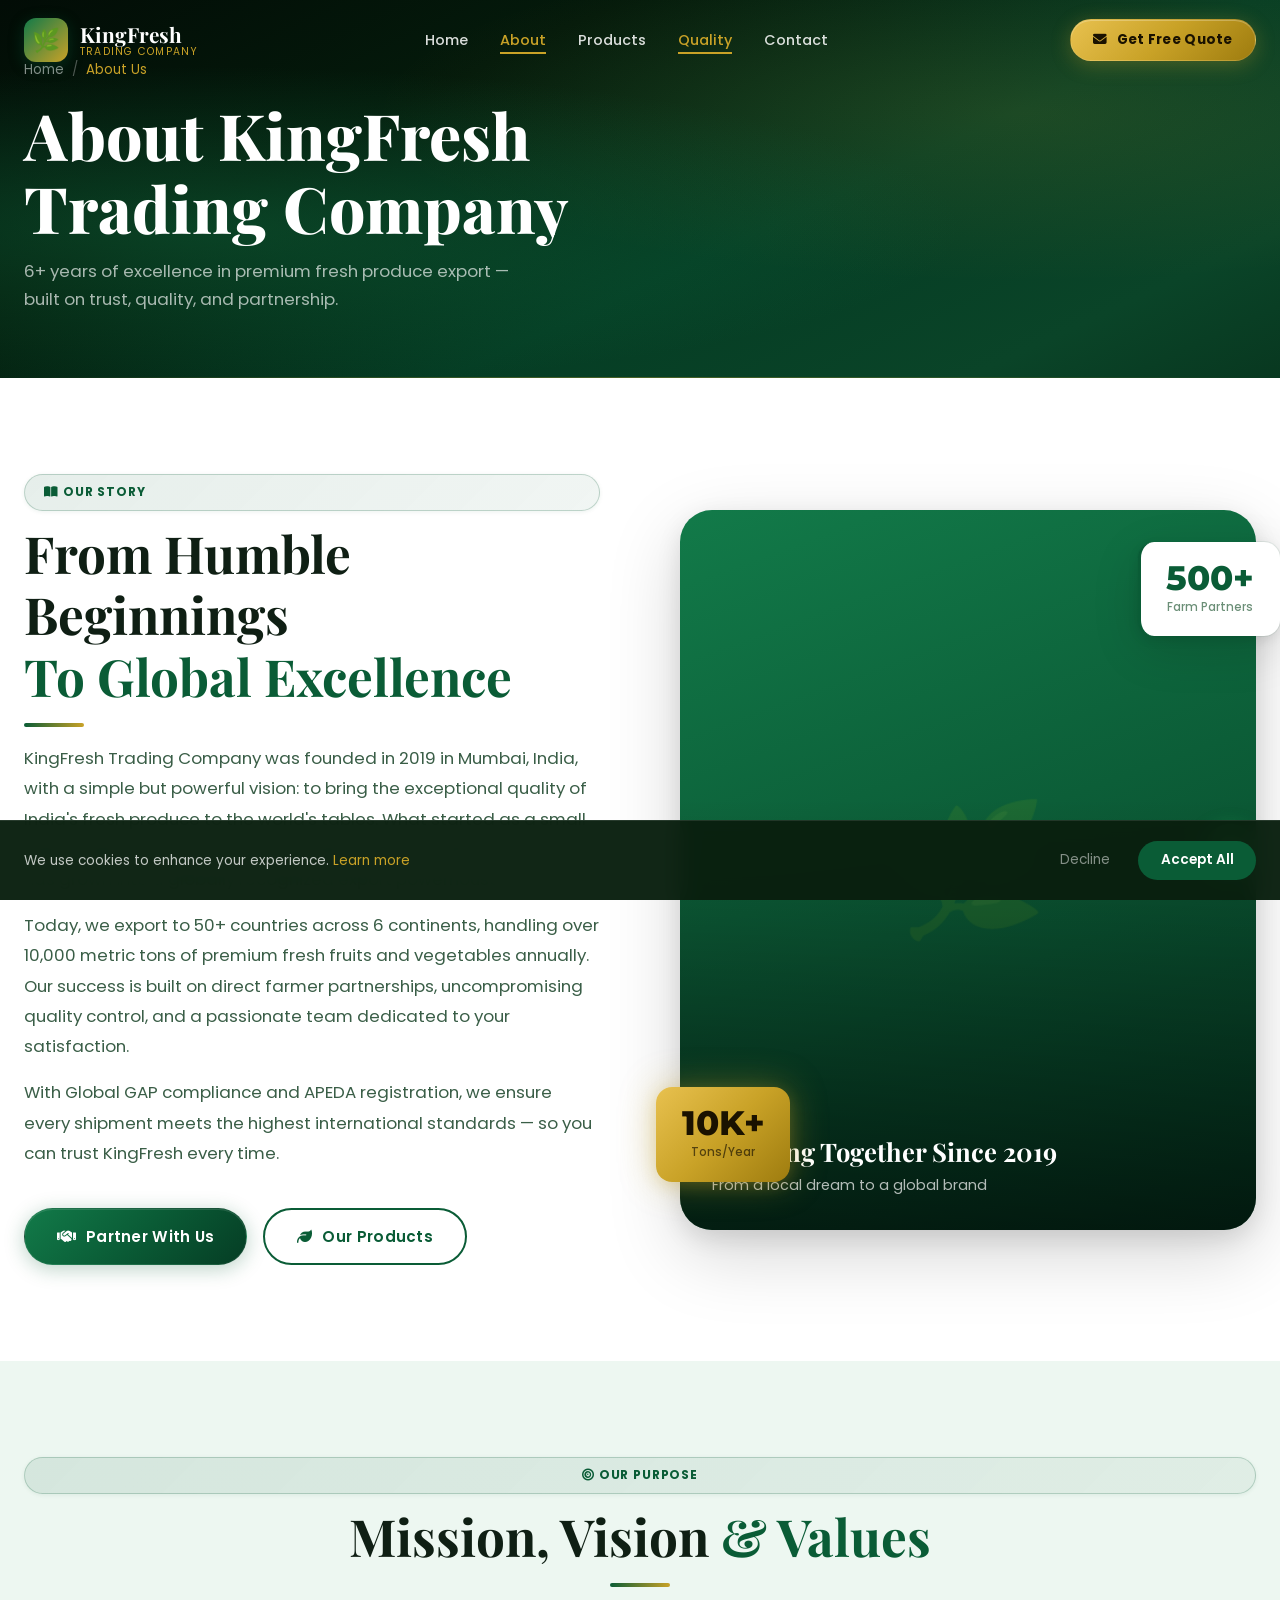
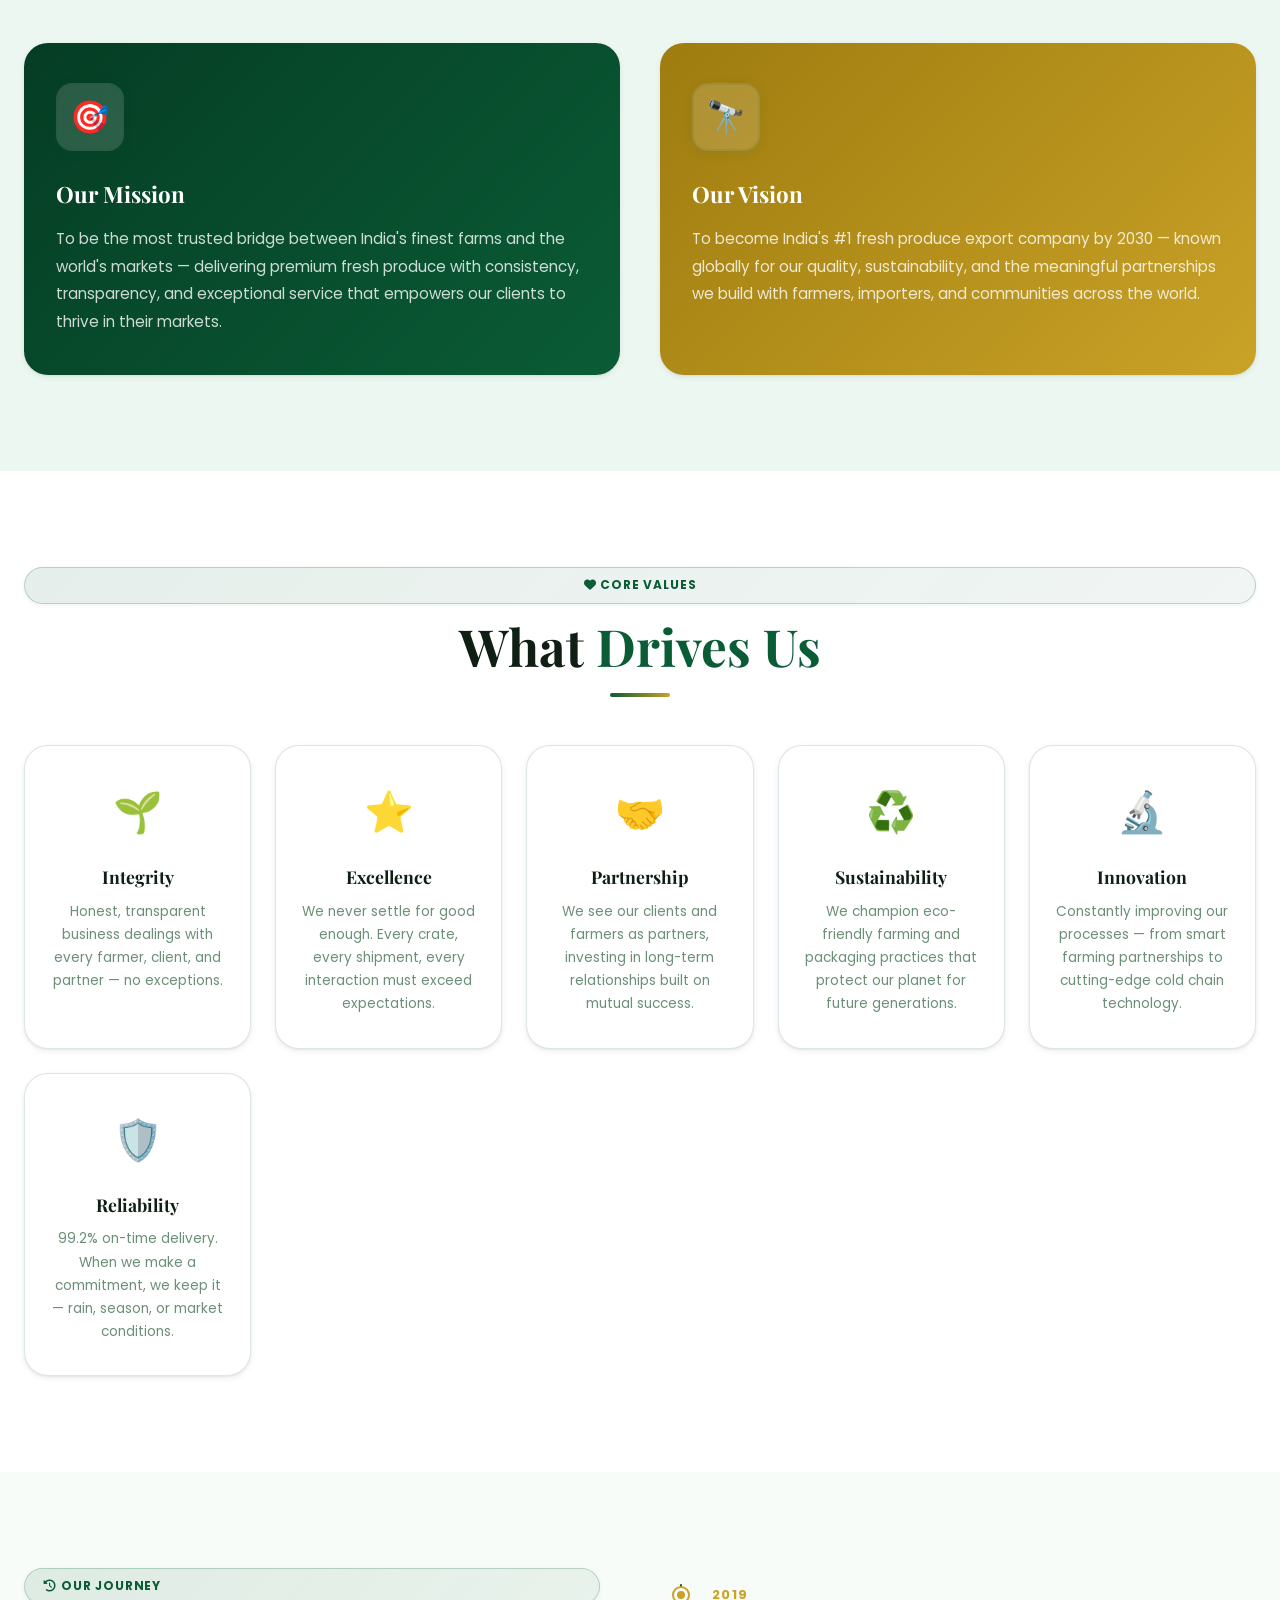
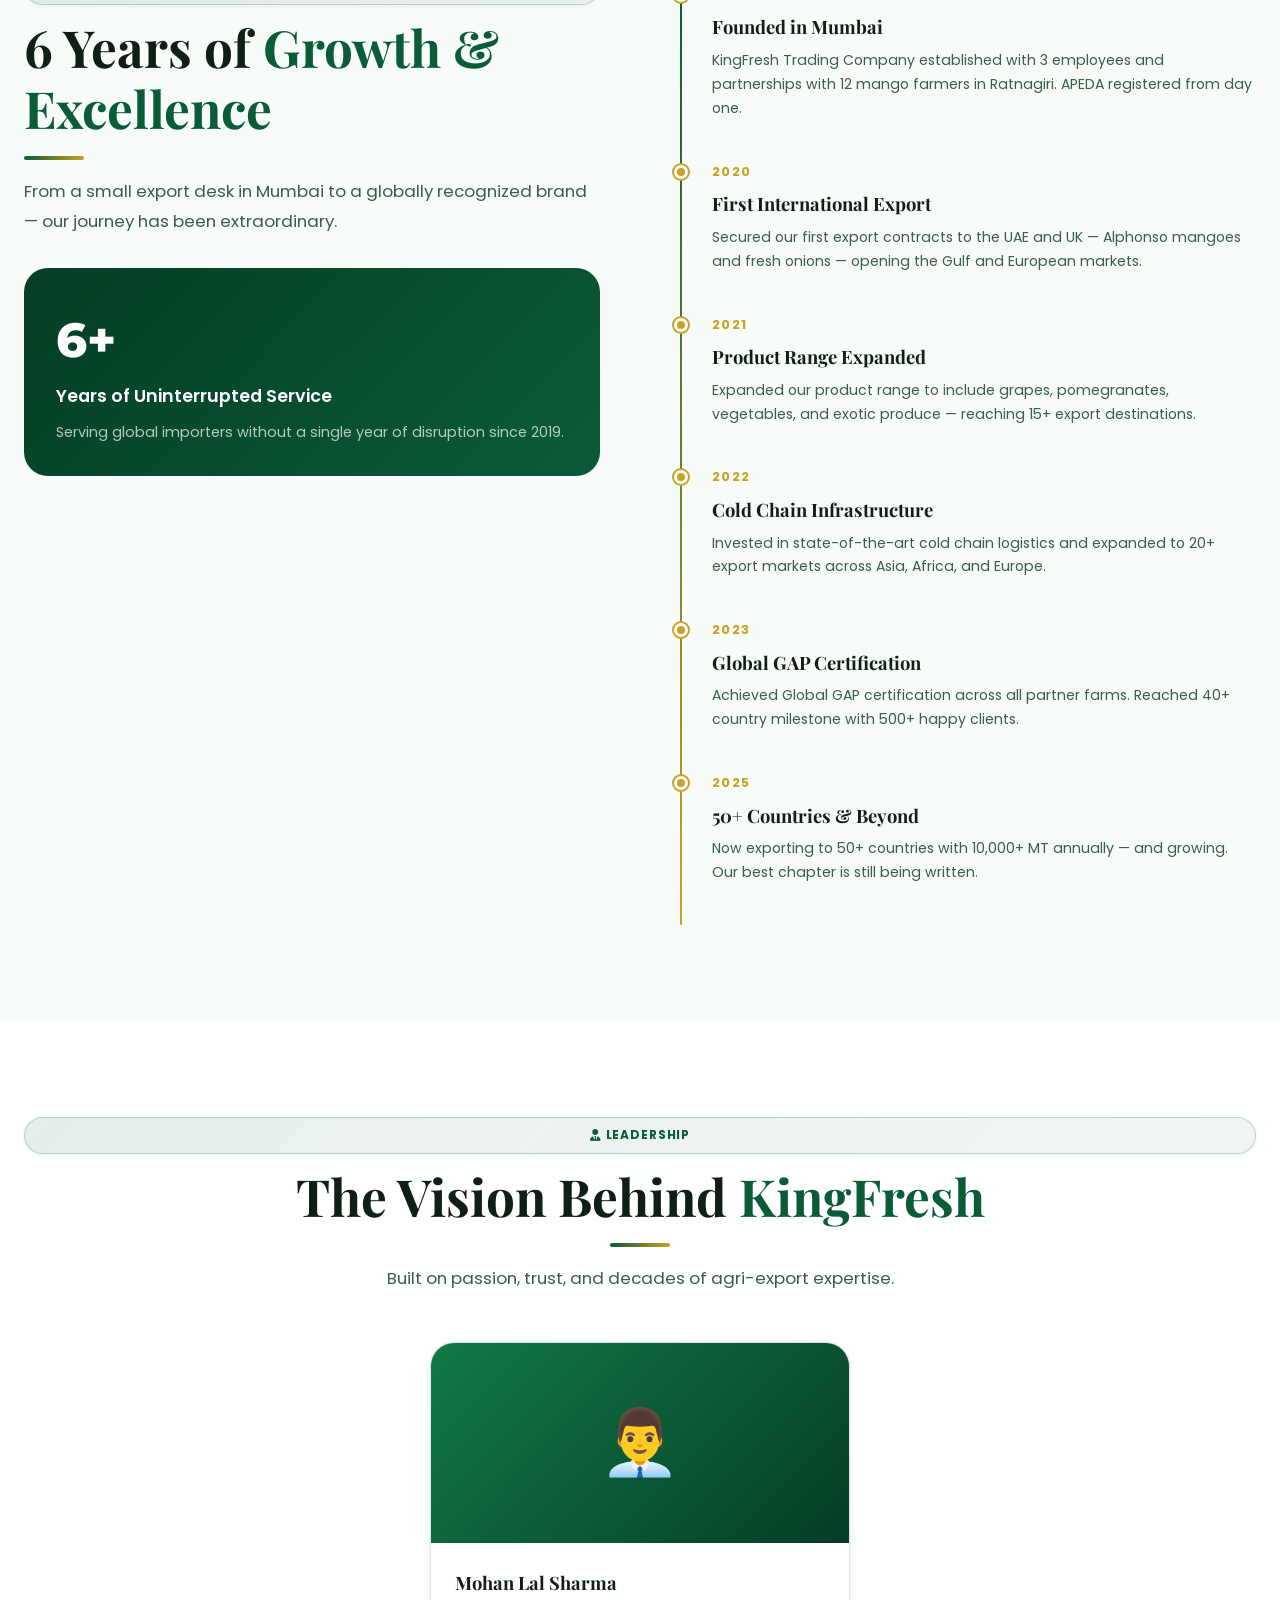
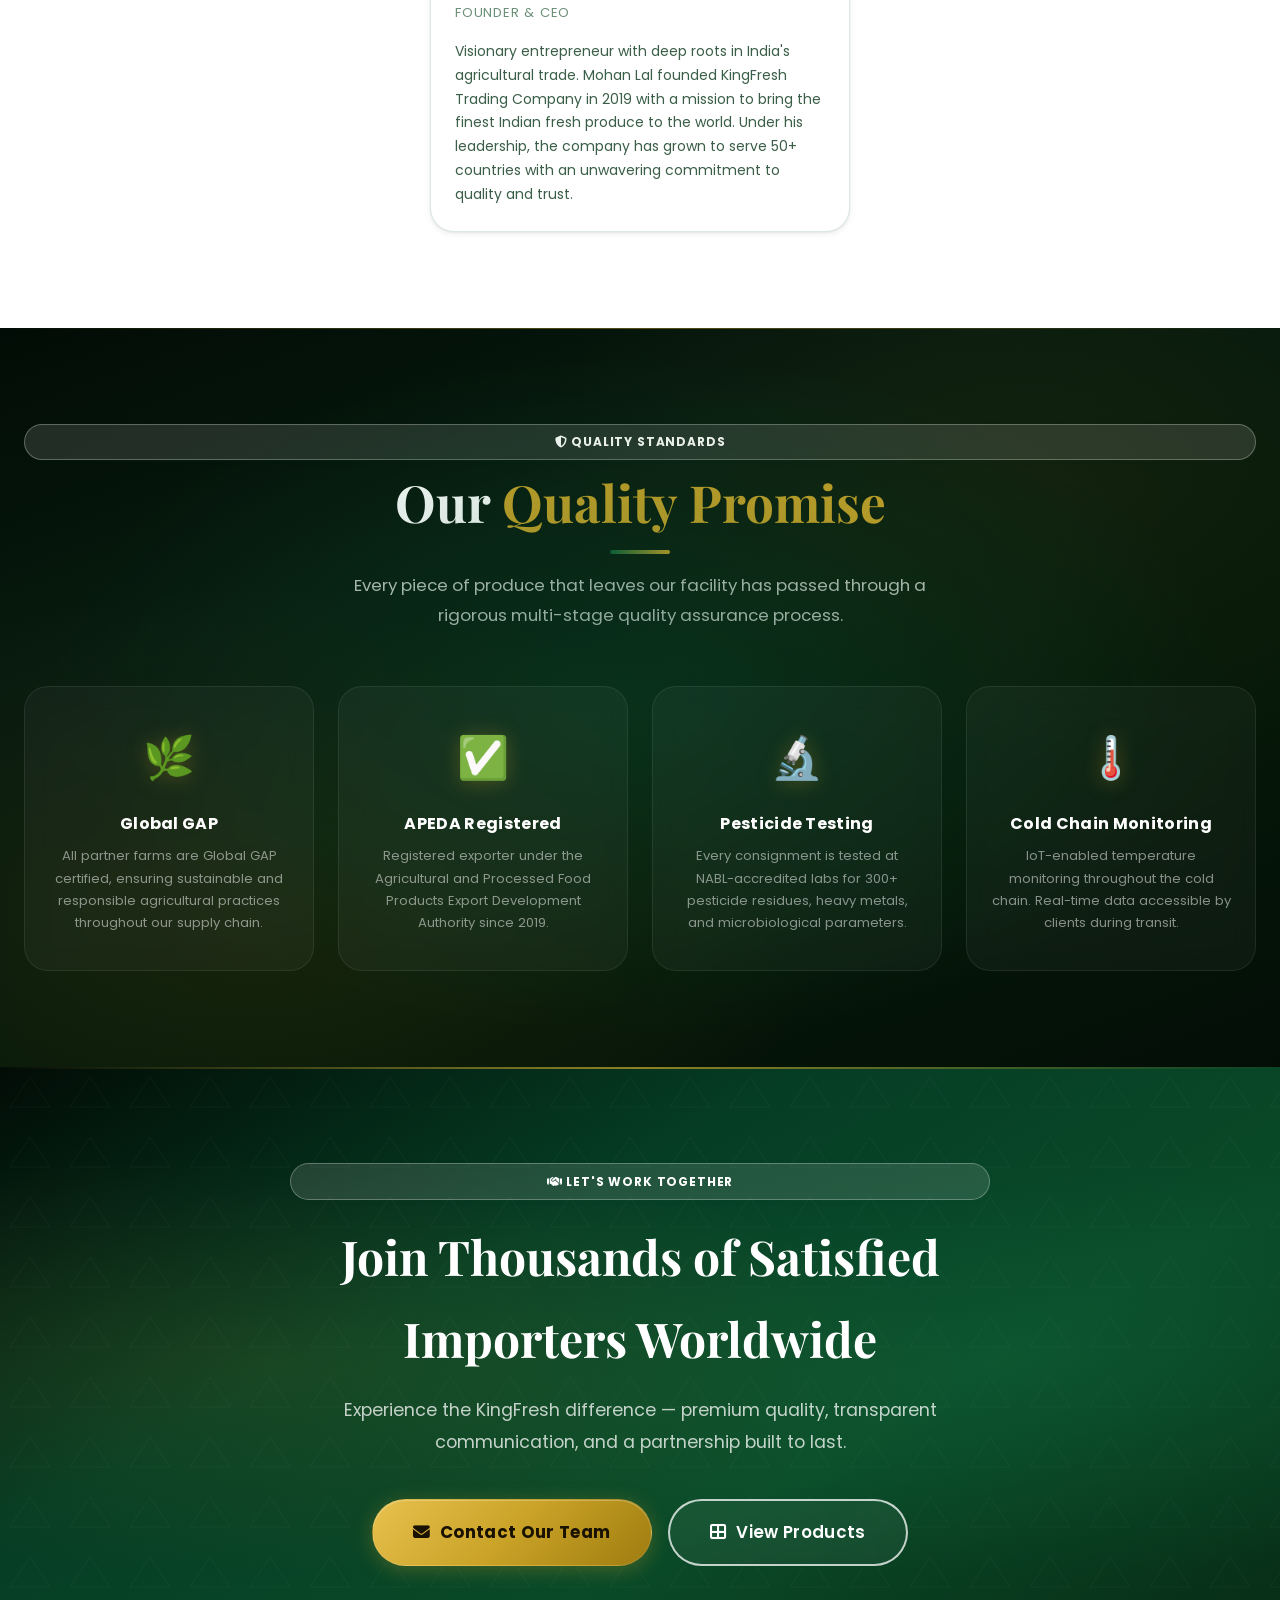
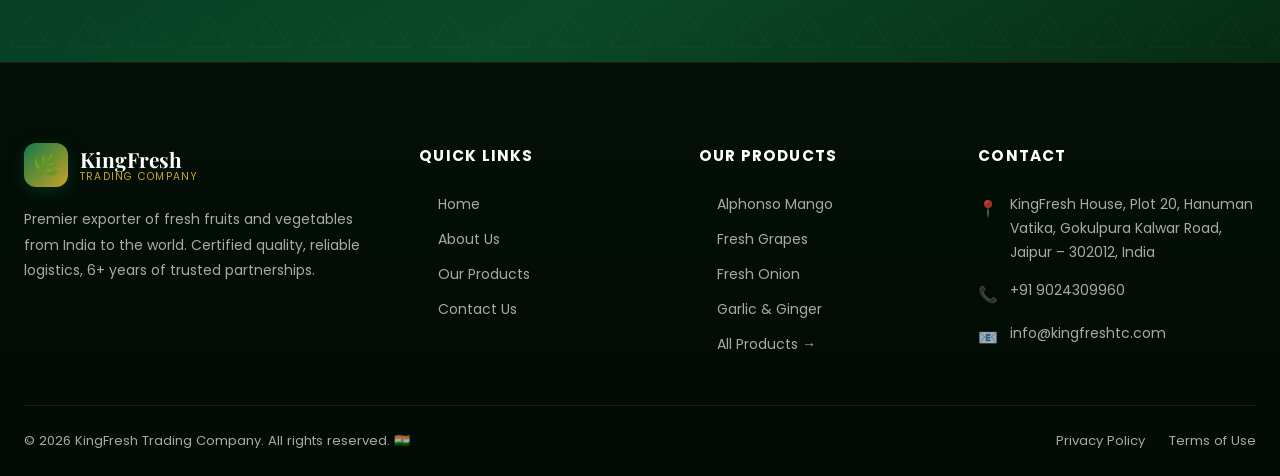
<file: about.html>
<!DOCTYPE html>
<html lang="en">
<head>
  <meta charset="UTF-8"/>
  <meta name="viewport" content="width=device-width, initial-scale=1.0"/>
  <meta name="description" content="About KingFresh Trading Company — Our story, mission, team, and quality certifications. 6+ years of premium fresh produce export excellence."/>
  <title>About Us | KingFresh Trading Company</title>
  <link rel="stylesheet" href="css/style.css"/>
  <link rel="stylesheet" href="https://cdnjs.cloudflare.com/ajax/libs/font-awesome/6.5.0/css/all.min.css" crossorigin="anonymous"/>
  <meta name="theme-color" content="#0a5c36"/>
</head>
<body>

<div id="progress-bar" aria-hidden="true"></div>

<!-- PRELOADER -->
<div id="preloader" role="status" aria-label="Loading">
  <div class="preloader-inner">
    <div class="preloader-logo">King<span>Fresh</span></div>
    <div class="preloader-bar"><div class="preloader-bar-fill"></div></div>
  </div>
</div>

<!-- NAVBAR -->
<nav class="navbar transparent" aria-label="Main Navigation">
  <div class="container nav-inner">
    <a href="index.html" class="nav-logo">
      <div class="nav-logo-icon">🌿</div>
      <div class="nav-logo-text">KingFresh<span>Trading Company</span></div>
    </a>
    <ul class="nav-links">
      <li><a href="index.html"    class="nav-link">Home</a></li>
      <li><a href="about.html"    class="nav-link active">About</a></li>
      <li><a href="products.html" class="nav-link">Products</a></li>
      <li><a href="about.html#quality" class="nav-link">Quality</a></li>
      <li><a href="contact.html"  class="nav-link">Contact</a></li>
    </ul>
    <a href="contact.html" class="btn btn-secondary btn-sm nav-cta"><i class="fas fa-envelope"></i> Get Free Quote</a>
    <button class="nav-hamburger" aria-label="Toggle Menu"><span></span><span></span><span></span></button>
  </div>
</nav>
<div class="mobile-menu" id="mobile-menu">
  <a href="index.html" class="nav-link">Home</a>
  <a href="about.html" class="nav-link">About</a>
  <a href="products.html" class="nav-link">Products</a>
  <a href="contact.html" class="nav-link">Contact</a>
  <a href="contact.html" class="btn btn-secondary">Get Free Quote</a>
</div>

<!-- PAGE HERO -->
<header class="page-hero" aria-labelledby="page-title">
  <div class="container page-hero-inner">
    <nav class="breadcrumb" aria-label="Breadcrumb">
      <a href="index.html">Home</a>
      <span class="breadcrumb-sep">/</span>
      <span class="breadcrumb-current">About Us</span>
    </nav>
    <h1 class="page-hero-title" id="page-title">About KingFresh<br/>Trading Company</h1>
    <p class="page-hero-sub">6+ years of excellence in premium fresh produce export — built on trust, quality, and partnership.</p>
  </div>
</header>

<!-- OUR STORY -->
<section class="section-pad" style="background:var(--clr-white);" aria-labelledby="story-title">
  <div class="container">
    <div class="about-grid">
      <div class="reveal from-left">
        <span class="badge section-label"><i class="fas fa-book-open"></i> Our Story</span>
        <h2 class="section-title" id="story-title">From Humble Beginnings<br/><span>To Global Excellence</span></h2>
        <div class="divider"></div>
        <p class="section-sub">
          KingFresh Trading Company was founded in 2019 in Mumbai, India, with a simple but powerful vision:
          to bring the exceptional quality of India's fresh produce to the world's tables. What started as a
          small export operation with 3 team members and a handful of farmers has grown into a globally
          recognized export powerhouse.
        </p>
        <p class="section-sub" style="margin-top:1rem;">
          Today, we export to 50+ countries across 6 continents, handling over 10,000 metric tons of
          premium fresh fruits and vegetables annually. Our success is built on direct farmer partnerships,
          uncompromising quality control, and a passionate team dedicated to your satisfaction.
        </p>
        <p class="section-sub" style="margin-top:1rem;">
          With Global GAP compliance and APEDA registration, we ensure every
          shipment meets the highest international standards — so you can trust KingFresh every time.
        </p>
        <div style="margin-top:2.5rem;display:flex;gap:1rem;flex-wrap:wrap;">
          <a href="contact.html" class="btn btn-primary"><i class="fas fa-handshake"></i> Partner With Us</a>
          <a href="products.html" class="btn btn-outline-dark"><i class="fas fa-leaf"></i> Our Products</a>
        </div>
      </div>
      <div class="about-visual reveal from-right">
        <div class="about-img-main">
          <div class="about-img-content">
            <p class="about-img-caption">Growing Together Since 2019</p>
            <p class="about-img-sub">From a local dream to a global brand</p>
          </div>
        </div>
        <div class="about-badge-float">
          <div class="num">500+</div>
          <div class="label">Farm Partners</div>
        </div>
        <div class="about-badge-float2">
          <div class="num">10K+</div>
          <div class="label">Tons/Year</div>
        </div>
      </div>
    </div>
  </div>
</section>

<!-- MISSION & VISION -->
<section class="section-pad" style="background:var(--clr-light);" aria-labelledby="mv-title">
  <div class="container">
    <div class="text-center reveal" style="margin-bottom:3.5rem;">
      <span class="badge section-label"><i class="fas fa-bullseye"></i> Our Purpose</span>
      <h2 class="section-title" id="mv-title">Mission, Vision <span>&amp; Values</span></h2>
      <div class="divider center"></div>
    </div>
    <div style="display:grid;grid-template-columns:1fr 1fr;gap:2.5rem;" class="mission-grid">
      <div class="why-card reveal stagger-1" style="background:linear-gradient(135deg,var(--clr-primary-dark),var(--clr-primary));color:white;border:none;">
        <div class="why-icon" style="background:rgba(255,255,255,0.15);font-size:2rem;">🎯</div>
        <h3 class="why-title" style="color:white;font-family:var(--font-heading);font-size:1.4rem;">Our Mission</h3>
        <p style="color:rgba(255,255,255,0.8);font-size:.95rem;line-height:1.8;">
          To be the most trusted bridge between India's finest farms and the world's markets —
          delivering premium fresh produce with consistency, transparency, and exceptional service
          that empowers our clients to thrive in their markets.
        </p>
      </div>
      <div class="why-card reveal stagger-2" style="background:linear-gradient(135deg,var(--clr-secondary-dark),var(--clr-secondary));color:white;border:none;">
        <div class="why-icon" style="background:rgba(255,255,255,0.15);font-size:2rem;">🔭</div>
        <h3 class="why-title" style="color:white;font-family:var(--font-heading);font-size:1.4rem;">Our Vision</h3>
        <p style="color:rgba(255,255,255,0.8);font-size:.95rem;line-height:1.8;">
          To become India's #1 fresh produce export company by 2030 — known globally for
          our quality, sustainability, and the meaningful partnerships we build with farmers,
          importers, and communities across the world.
        </p>
      </div>
    </div>
  </div>
</section>

<!-- VALUES -->
<section class="section-pad" style="background:var(--clr-white);" aria-labelledby="values-title">
  <div class="container">
    <div class="text-center reveal" style="margin-bottom:3rem;">
      <span class="badge section-label"><i class="fas fa-heart"></i> Core Values</span>
      <h2 class="section-title" id="values-title">What <span>Drives Us</span></h2>
      <div class="divider center"></div>
    </div>
    <div class="values-grid">
      <div class="value-card reveal stagger-1">
        <div class="value-icon">🌱</div>
        <div class="value-name">Integrity</div>
        <p class="value-desc">Honest, transparent business dealings with every farmer, client, and partner — no exceptions.</p>
      </div>
      <div class="value-card reveal stagger-2">
        <div class="value-icon">⭐</div>
        <div class="value-name">Excellence</div>
        <p class="value-desc">We never settle for good enough. Every crate, every shipment, every interaction must exceed expectations.</p>
      </div>
      <div class="value-card reveal stagger-3">
        <div class="value-icon">🤝</div>
        <div class="value-name">Partnership</div>
        <p class="value-desc">We see our clients and farmers as partners, investing in long-term relationships built on mutual success.</p>
      </div>
      <div class="value-card reveal stagger-4">
        <div class="value-icon">♻️</div>
        <div class="value-name">Sustainability</div>
        <p class="value-desc">We champion eco-friendly farming and packaging practices that protect our planet for future generations.</p>
      </div>
      <div class="value-card reveal stagger-1">
        <div class="value-icon">🔬</div>
        <div class="value-name">Innovation</div>
        <p class="value-desc">Constantly improving our processes — from smart farming partnerships to cutting-edge cold chain technology.</p>
      </div>
      <div class="value-card reveal stagger-2">
        <div class="value-icon">🛡️</div>
        <div class="value-name">Reliability</div>
        <p class="value-desc">99.2% on-time delivery. When we make a commitment, we keep it — rain, season, or market conditions.</p>
      </div>
    </div>
  </div>
</section>

<!-- TIMELINE -->
<section class="section-pad" style="background:var(--clr-off-white);" aria-labelledby="timeline-title">
  <div class="container">
    <div class="timeline-outer" style="display:grid;grid-template-columns:1fr 1fr;gap:5rem;align-items:start;">
      <div class="reveal from-left">
        <span class="badge section-label"><i class="fas fa-history"></i> Our Journey</span>
        <h2 class="section-title" id="timeline-title">6 Years of <span>Growth &amp; Excellence</span></h2>
        <div class="divider"></div>
        <p class="section-sub">From a small export desk in Mumbai to a globally recognized brand — our journey has been extraordinary.</p>
        <div style="margin-top:2rem;padding:2rem;background:linear-gradient(135deg,var(--clr-primary-dark),var(--clr-primary));border-radius:var(--radius-xl);color:white;">
          <div style="font-size:3rem;font-weight:800;font-family:var(--font-display);">6+</div>
          <div style="font-size:1.1rem;font-weight:600;margin-bottom:.5rem;">Years of Uninterrupted Service</div>
          <div style="font-size:.9rem;color:rgba(255,255,255,0.7);">Serving global importers without a single year of disruption since 2019.</div>
        </div>
      </div>
      <div class="reveal from-right" style="padding-top:1rem;">
        <div class="timeline">
          <div class="timeline-item">
            <div class="timeline-year">2019</div>
            <div class="timeline-title">Founded in Mumbai</div>
            <p class="timeline-desc">KingFresh Trading Company established with 3 employees and partnerships with 12 mango farmers in Ratnagiri. APEDA registered from day one.</p>
          </div>
          <div class="timeline-item">
            <div class="timeline-year">2020</div>
            <div class="timeline-title">First International Export</div>
            <p class="timeline-desc">Secured our first export contracts to the UAE and UK — Alphonso mangoes and fresh onions — opening the Gulf and European markets.</p>
          </div>
          <div class="timeline-item">
            <div class="timeline-year">2021</div>
            <div class="timeline-title">Product Range Expanded</div>
            <p class="timeline-desc">Expanded our product range to include grapes, pomegranates, vegetables, and exotic produce — reaching 15+ export destinations.</p>
          </div>
          <div class="timeline-item">
            <div class="timeline-year">2022</div>
            <div class="timeline-title">Cold Chain Infrastructure</div>
            <p class="timeline-desc">Invested in state-of-the-art cold chain logistics and expanded to 20+ export markets across Asia, Africa, and Europe.</p>
          </div>
          <div class="timeline-item">
            <div class="timeline-year">2023</div>
            <div class="timeline-title">Global GAP Certification</div>
            <p class="timeline-desc">Achieved Global GAP certification across all partner farms. Reached 40+ country milestone with 500+ happy clients.</p>
          </div>
          <div class="timeline-item">
            <div class="timeline-year">2025</div>
            <div class="timeline-title">50+ Countries &amp; Beyond</div>
            <p class="timeline-desc">Now exporting to 50+ countries with 10,000+ MT annually — and growing. Our best chapter is still being written.</p>
          </div>
        </div>
      </div>
    </div>
  </div>
</section>

<!-- TEAM -->
<section class="section-pad" style="background:var(--clr-white);" aria-labelledby="team-title">
  <div class="container">
    <div class="text-center reveal" style="margin-bottom:3rem;">
      <span class="badge section-label"><i class="fas fa-user-tie"></i> Leadership</span>
      <h2 class="section-title" id="team-title">The Vision Behind <span>KingFresh</span></h2>
      <div class="divider center"></div>
      <p class="section-sub">Built on passion, trust, and decades of agri-export expertise.</p>
    </div>
    <div style="display:flex;justify-content:center;">
      <div class="team-card reveal stagger-1" style="max-width:420px;width:100%;">
        <div class="team-avatar" id="ceo-avatar">👨‍💼</div>
        <div class="team-body">
          <div class="team-name">Mohan Lal Sharma</div>
          <div class="team-role">Founder &amp; CEO</div>
          <p class="team-bio">Visionary entrepreneur with deep roots in India's agricultural trade. Mohan Lal founded KingFresh Trading Company in 2019 with a mission to bring the finest Indian fresh produce to the world. Under his leadership, the company has grown to serve 50+ countries with an unwavering commitment to quality and trust.</p>
        </div>
      </div>
    </div>
  </div>
</section>

<!-- QUALITY SECTION (anchor for quality link) -->
<section id="quality" class="certs-section section-pad" aria-labelledby="quality-title">
  <div class="container">
    <div class="text-center reveal">
      <span class="badge badge-white section-label"><i class="fas fa-shield-alt"></i> Quality Standards</span>
      <h2 class="section-title light" id="quality-title">Our <span>Quality Promise</span></h2>
      <div class="divider center"></div>
      <p class="section-sub light">Every piece of produce that leaves our facility has passed through a rigorous multi-stage quality assurance process.</p>
    </div>
    <div class="certs-grid" style="margin-top:3.5rem;grid-template-columns:repeat(auto-fill,minmax(260px,1fr));">
      <div class="cert-card reveal stagger-1">
        <span class="cert-icon">🌿</span>
        <div class="cert-name">Global GAP</div>
        <p class="cert-body">All partner farms are Global GAP certified, ensuring sustainable and responsible agricultural practices throughout our supply chain.</p>
      </div>
      <div class="cert-card reveal stagger-2">
        <span class="cert-icon">✅</span>
        <div class="cert-name">APEDA Registered</div>
        <p class="cert-body">Registered exporter under the Agricultural and Processed Food Products Export Development Authority since 2019.</p>
      </div>
      <div class="cert-card reveal stagger-3">
        <span class="cert-icon">🔬</span>
        <div class="cert-name">Pesticide Testing</div>
        <p class="cert-body">Every consignment is tested at NABL-accredited labs for 300+ pesticide residues, heavy metals, and microbiological parameters.</p>
      </div>
      <div class="cert-card reveal stagger-4">
        <span class="cert-icon">🌡️</span>
        <div class="cert-name">Cold Chain Monitoring</div>
        <p class="cert-body">IoT-enabled temperature monitoring throughout the cold chain. Real-time data accessible by clients during transit.</p>
      </div>
    </div>
  </div>
</section>

<!-- CTA -->
<section class="cta-section section-pad" aria-labelledby="about-cta-title">
  <div class="container">
    <div class="cta-inner reveal">
      <span class="badge badge-white section-label" style="margin-bottom:1rem;"><i class="fas fa-handshake"></i> Let's Work Together</span>
      <h2 class="cta-title" id="about-cta-title">Join Thousands of Satisfied<br/>Importers Worldwide</h2>
      <p class="cta-desc">Experience the KingFresh difference — premium quality, transparent communication, and a partnership built to last.</p>
      <div class="cta-actions">
        <a href="contact.html" class="btn btn-secondary btn-lg"><i class="fas fa-envelope"></i> Contact Our Team</a>
        <a href="products.html" class="btn btn-outline btn-lg"><i class="fas fa-th-large"></i> View Products</a>
      </div>
    </div>
  </div>
</section>

<!-- FOOTER -->
<footer class="footer">
  <div class="container">
    <div class="footer-grid">
      <div class="footer-brand">
        <div class="nav-logo" style="margin-bottom:1.25rem;"><div class="nav-logo-icon">🌿</div><div class="nav-logo-text">KingFresh<span>Trading Company</span></div></div>
        <p class="footer-brand-desc">Premier exporter of fresh fruits and vegetables from India to the world. Certified quality, reliable logistics, 6+ years of trusted partnerships.</p>
      </div>
      <div>
        <div class="footer-col-title">Quick Links</div>
        <ul class="footer-links">
          <li><a href="index.html" class="footer-link">Home</a></li>
          <li><a href="about.html" class="footer-link">About Us</a></li>
          <li><a href="products.html" class="footer-link">Our Products</a></li>
          <li><a href="contact.html" class="footer-link">Contact Us</a></li>
        </ul>
      </div>
      <div>
        <div class="footer-col-title">Our Products</div>
        <ul class="footer-links">
          <li><a href="products.html" class="footer-link">Alphonso Mango</a></li>
          <li><a href="products.html" class="footer-link">Fresh Grapes</a></li>
          <li><a href="products.html" class="footer-link">Fresh Onion</a></li>
          <li><a href="products.html" class="footer-link">Garlic &amp; Ginger</a></li>
          <li><a href="products.html" class="footer-link">All Products →</a></li>
        </ul>
      </div>
      <div>
        <div class="footer-col-title">Contact</div>
        <div class="footer-contact-items">
          <div class="footer-contact-item"><span class="footer-contact-icon">📍</span><span>KingFresh House, Plot 20, Hanuman Vatika, Gokulpura Kalwar Road, Jaipur – 302012, India</span></div>
          <div class="footer-contact-item"><span class="footer-contact-icon">📞</span><a href="tel:+919024309960" style="color:inherit;">+91 9024309960</a></div>
          <div class="footer-contact-item"><span class="footer-contact-icon">📧</span><a href="mailto:info@kingfreshtc.com" style="color:inherit;">info@kingfreshtc.com</a></div>
        </div>
      </div>
    </div>
    <div class="footer-bottom">
      <p class="footer-copy">&copy; <span id="year"></span> KingFresh Trading Company. All rights reserved. 🇮🇳</p>
      <nav class="footer-legal"><a href="#">Privacy Policy</a><a href="#">Terms of Use</a></nav>
    </div>
  </div>
</footer>

<button id="back-to-top" aria-label="Back to top"><i class="fas fa-arrow-up"></i></button>
<a id="whatsapp-btn" href="https://wa.me/919024309960" target="_blank" rel="noopener noreferrer" aria-label="WhatsApp"><i class="fab fa-whatsapp"></i></a>
<div id="cookie-banner" role="dialog">
  <p class="cookie-text">We use cookies to enhance your experience. <a href="#">Learn more</a></p>
  <div class="cookie-btns"><button class="cookie-decline">Decline</button><button class="cookie-accept">Accept All</button></div>
</div>
<script>document.getElementById('year').textContent=new Date().getFullYear();</script>
<script src="js/kf-data.js"></script>
<script src="js/kf-site.js" defer></script>
<script src="js/main.js" defer></script>
<style>
  @media(max-width:768px){
    .mission-grid{grid-template-columns:1fr!important;gap:1.5rem!important;}
    /* Timeline two-col → one-col */
    .timeline-outer{grid-template-columns:1fr!important;gap:2rem!important;}
    /* Story section */
    .about-grid{grid-template-columns:1fr!important;}
  }
  @media(max-width:480px){
    .mission-grid{grid-template-columns:1fr!important;}
  }
</style>
</body>
</html>
</file>
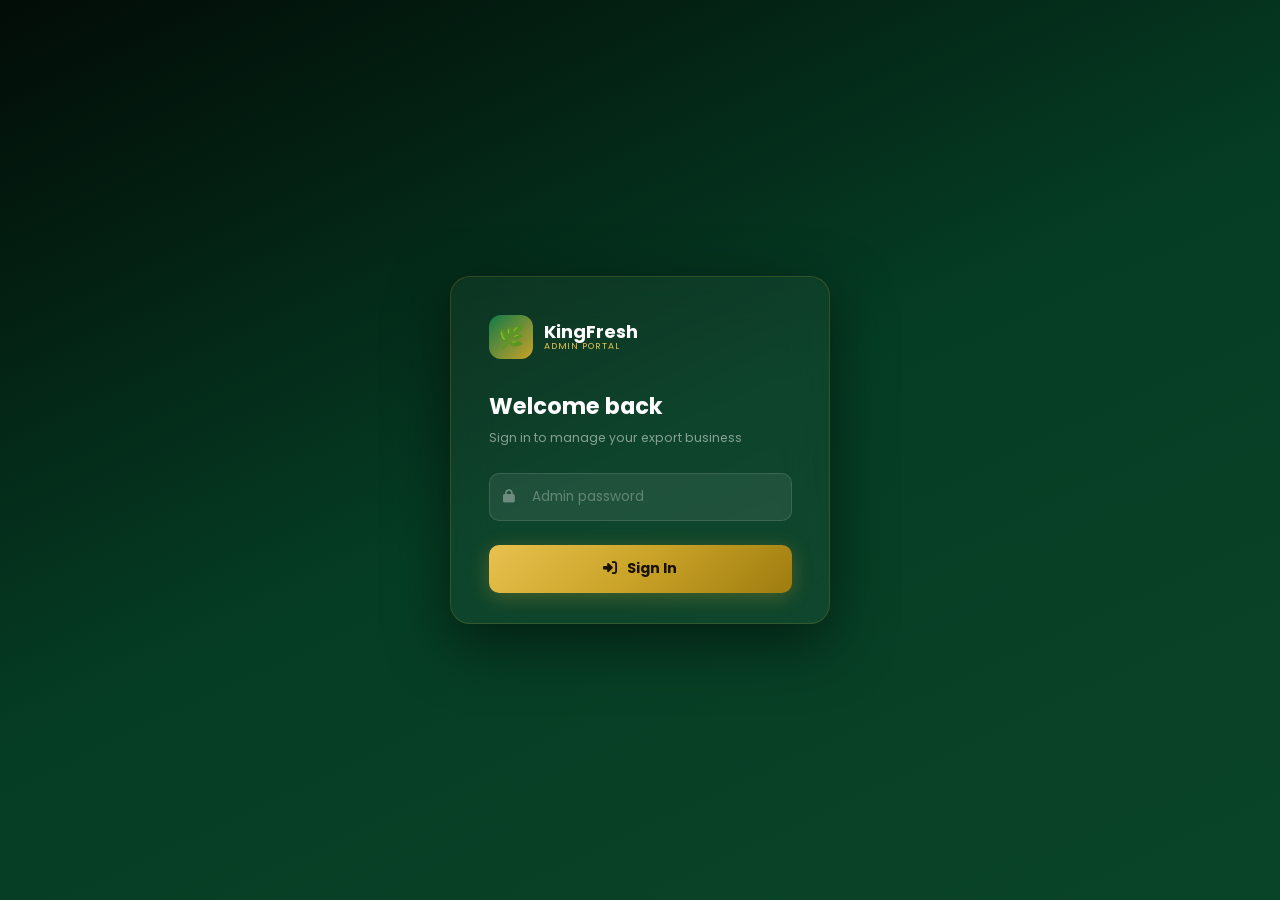
<file: admin.html>
<!DOCTYPE html>
<html lang="en">
<head>
  <meta charset="UTF-8"/>
  <meta name="viewport" content="width=device-width, initial-scale=1.0"/>
  <title>KF Admin</title>
  <!-- No SEO meta tags intentionally — keep this page out of search engines -->
  <meta name="robots" content="noindex, nofollow"/>
  <link rel="stylesheet" href="https://cdnjs.cloudflare.com/ajax/libs/font-awesome/6.5.0/css/all.min.css" crossorigin="anonymous"/>
  <style>
    @import url('https://fonts.googleapis.com/css2?family=Poppins:wght@300;400;500;600;700&display=swap');
    *,*::before,*::after{box-sizing:border-box;margin:0;padding:0;}
    :root{
      --green:#0a5c36; --green-l:#127a49; --green-d:#053d24;
      --gold:#c9a227;  --gold-l:#e8c14f; --gold-d:#9e7c0f;
      --dark:#03100a;  --dark2:#071a0e;
      --bg:#f4f7f5;    --white:#fff;
      --text:#0f1f14;  --muted:#6b8f77;
      --border:rgba(10,92,54,0.14);
      --red:#c62828;   --blue:#1565c0; --orange:#e65100;
      --sidebar:220px;
    }
    html{font-size:15px;}
    body{font-family:'Poppins',sans-serif;background:var(--bg);color:var(--text);min-height:100vh;overflow-x:hidden;}
    a{text-decoration:none;color:inherit;}
    input,select,textarea,button{font-family:inherit;}
    ::-webkit-scrollbar{width:5px;}
    ::-webkit-scrollbar-thumb{background:var(--border);border-radius:3px;}

    /* ── LOGIN SCREEN ─────────────────────────────── */
    #login-screen{
      position:fixed;inset:0;
      background:linear-gradient(155deg,#020c06 0%,var(--green-d) 50%,#0a4428 100%);
      display:flex;align-items:center;justify-content:center;
      z-index:9999;
    }
    .login-box{
      background:rgba(255,255,255,0.04);
      border:1px solid rgba(201,162,39,0.2);
      border-radius:20px;
      padding:2.5rem 2.5rem 2rem;
      width:100%;max-width:380px;
      backdrop-filter:blur(20px);
      box-shadow:0 20px 60px rgba(0,0,0,0.5);
    }
    .login-logo{
      display:flex;align-items:center;gap:.75rem;margin-bottom:2rem;
    }
    .login-logo-icon{
      width:44px;height:44px;background:linear-gradient(135deg,var(--green-l),var(--gold));
      border-radius:12px;display:flex;align-items:center;justify-content:center;font-size:1.4rem;
    }
    .login-logo-text{font-size:1.2rem;font-weight:700;color:#fff;line-height:1.1;}
    .login-logo-text span{display:block;font-size:.6rem;color:var(--gold-l);letter-spacing:.1em;text-transform:uppercase;font-weight:400;}
    .login-title{font-size:1.5rem;font-weight:700;color:#fff;margin-bottom:.4rem;}
    .login-sub{font-size:.82rem;color:rgba(255,255,255,0.5);margin-bottom:1.75rem;}
    .login-field{margin-bottom:1.1rem;position:relative;}
    .login-field input{
      width:100%;background:rgba(255,255,255,0.07);border:1px solid rgba(255,255,255,0.12);
      border-radius:10px;padding:.85rem 1rem .85rem 2.8rem;
      font-size:.9rem;color:#fff;outline:none;transition:.3s;
    }
    .login-field input::placeholder{color:rgba(255,255,255,0.3);}
    .login-field input:focus{border-color:var(--gold);background:rgba(255,255,255,0.10);}
    .login-field i{position:absolute;left:.95rem;top:50%;transform:translateY(-50%);color:rgba(255,255,255,0.35);font-size:.9rem;}
    .login-btn{
      width:100%;background:linear-gradient(135deg,var(--gold-l),var(--gold),var(--gold-d));
      color:#1a1200;padding:.9rem;border-radius:10px;font-size:.95rem;font-weight:700;
      cursor:pointer;border:none;transition:.3s;box-shadow:0 4px 20px rgba(201,162,39,0.3);
      margin-top:.5rem;
    }
    .login-btn:hover{transform:translateY(-1px);box-shadow:0 8px 28px rgba(201,162,39,0.4);}
    .login-error{
      background:rgba(198,40,40,0.15);border:1px solid rgba(198,40,40,0.3);
      color:#ff8a80;font-size:.82rem;padding:.65rem 1rem;border-radius:8px;
      margin-top:.75rem;display:none;text-align:center;
    }
    .login-error.show{display:block;}

    /* ── LAYOUT ───────────────────────────────────── */
    #app{display:none;}
    .admin-layout{display:flex;min-height:100vh;}

    /* ── SIDEBAR ──────────────────────────────────── */
    .sidebar{
      width:var(--sidebar);flex-shrink:0;
      background:linear-gradient(180deg,#03100a 0%,#041708 100%);
      display:flex;flex-direction:column;
      position:fixed;top:0;left:0;bottom:0;
      z-index:100;border-right:1px solid rgba(201,162,39,0.1);
      transition:transform .3s ease;
    }
    .sidebar-logo{
      display:flex;align-items:center;gap:.7rem;
      padding:1.5rem 1.25rem;
      border-bottom:1px solid rgba(255,255,255,0.06);
    }
    .sidebar-logo-icon{width:36px;height:36px;background:linear-gradient(135deg,var(--green-l),var(--gold));border-radius:10px;display:flex;align-items:center;justify-content:center;font-size:1.1rem;}
    .sidebar-logo-text{font-size:.95rem;font-weight:700;color:#fff;line-height:1.1;}
    .sidebar-logo-text span{display:block;font-size:.55rem;color:var(--gold-l);letter-spacing:.08em;text-transform:uppercase;font-weight:400;}
    .sidebar-badge{
      margin:1rem 1.25rem .5rem;
      background:rgba(201,162,39,0.12);border:1px solid rgba(201,162,39,0.2);
      border-radius:8px;padding:.5rem .75rem;
      font-size:.7rem;color:var(--gold-l);font-weight:600;letter-spacing:.04em;text-transform:uppercase;
    }

    .sidebar-nav{flex:1;padding:.5rem 0;overflow-y:auto;}
    .sidebar-nav a{
      display:flex;align-items:center;gap:.75rem;
      padding:.75rem 1.25rem;color:rgba(255,255,255,0.55);
      font-size:.88rem;font-weight:500;transition:.25s;
      border-left:3px solid transparent;cursor:pointer;
      position:relative;
    }
    .sidebar-nav a:hover{color:rgba(255,255,255,0.9);background:rgba(255,255,255,0.04);}
    .sidebar-nav a.active{
      color:#fff;background:rgba(10,92,54,0.35);
      border-left-color:var(--gold);
    }
    .sidebar-nav a i{width:20px;text-align:center;font-size:.95rem;}
    .sidebar-nav .nav-badge{
      position:absolute;right:1rem;top:50%;transform:translateY(-50%);
      background:var(--red);color:#fff;font-size:.65rem;font-weight:700;
      padding:.15rem .45rem;border-radius:99px;min-width:18px;text-align:center;
    }
    .sidebar-divider{height:1px;background:rgba(255,255,255,0.06);margin:.5rem 1.25rem;}

    .sidebar-bottom{padding:1rem 1.25rem;border-top:1px solid rgba(255,255,255,0.06);}
    .logout-btn{
      display:flex;align-items:center;gap:.65rem;
      color:rgba(255,255,255,0.45);font-size:.85rem;
      cursor:pointer;transition:.25s;padding:.5rem 0;
    }
    .logout-btn:hover{color:#ff8a80;}

    /* ── TOPBAR ───────────────────────────────────── */
    .main-content{
      margin-left:var(--sidebar);flex:1;
      display:flex;flex-direction:column;min-height:100vh;
    }
    .topbar{
      background:var(--white);border-bottom:1px solid var(--border);
      padding:.85rem 1.75rem;
      display:flex;align-items:center;justify-content:space-between;
      position:sticky;top:0;z-index:50;
      box-shadow:0 1px 8px rgba(0,0,0,0.06);
    }
    .topbar-title{font-size:1.05rem;font-weight:700;color:var(--text);}
    .topbar-actions{display:flex;align-items:center;gap:.75rem;}
    .topbar-admin{
      display:flex;align-items:center;gap:.6rem;
      font-size:.82rem;color:var(--muted);
    }
    .topbar-admin-avatar{
      width:34px;height:34px;background:linear-gradient(135deg,var(--green-l),var(--green-d));
      border-radius:50%;display:flex;align-items:center;justify-content:center;
      color:#fff;font-size:.8rem;font-weight:700;
    }

    /* ── PAGE CONTENT ─────────────────────────────── */
    .page-content{padding:1.75rem;flex:1;}
    .section{display:none;}
    .section.active{display:block;}

    /* ── CARDS ────────────────────────────────────── */
    .card{background:var(--white);border-radius:14px;border:1px solid var(--border);box-shadow:0 2px 8px rgba(0,0,0,0.04);}
    .card-header{
      padding:1.1rem 1.5rem;border-bottom:1px solid var(--border);
      display:flex;align-items:center;justify-content:space-between;
    }
    .card-title{font-size:.95rem;font-weight:700;}
    .card-body{padding:1.5rem;}

    /* ── STAT CARDS ───────────────────────────────── */
    .stats-row{display:grid;grid-template-columns:repeat(4,1fr);gap:1.25rem;margin-bottom:1.75rem;}
    .stat-box{
      background:var(--white);border-radius:14px;border:1px solid var(--border);
      padding:1.4rem 1.5rem;display:flex;align-items:center;gap:1rem;
      box-shadow:0 2px 8px rgba(0,0,0,0.04);transition:.3s;
    }
    .stat-box:hover{box-shadow:0 6px 20px rgba(0,0,0,0.08);transform:translateY(-2px);}
    .stat-box-icon{
      width:50px;height:50px;border-radius:12px;flex-shrink:0;
      display:flex;align-items:center;justify-content:center;font-size:1.4rem;
    }
    .stat-box-num{font-size:1.8rem;font-weight:800;line-height:1;}
    .stat-box-label{font-size:.75rem;color:var(--muted);margin-top:.2rem;font-weight:500;}
    .icon-green{background:rgba(10,92,54,0.1);color:var(--green);}
    .icon-gold{background:rgba(201,162,39,0.12);color:var(--gold-d);}
    .icon-red{background:rgba(198,40,40,0.10);color:var(--red);}
    .icon-blue{background:rgba(21,101,192,0.10);color:var(--blue);}

    /* ── BUTTONS ──────────────────────────────────── */
    .btn{display:inline-flex;align-items:center;gap:.5rem;padding:.55rem 1.2rem;border-radius:9px;font-size:.85rem;font-weight:600;cursor:pointer;border:none;transition:.25s;}
    .btn-primary{background:linear-gradient(135deg,var(--green-l),var(--green-d));color:#fff;box-shadow:0 3px 12px rgba(10,92,54,0.25);}
    .btn-primary:hover{transform:translateY(-1px);box-shadow:0 6px 18px rgba(10,92,54,0.35);}
    .btn-gold{background:linear-gradient(135deg,var(--gold-l),var(--gold-d));color:#1a1200;font-weight:700;}
    .btn-gold:hover{transform:translateY(-1px);box-shadow:0 5px 16px rgba(201,162,39,0.35);}
    .btn-danger{background:rgba(198,40,40,0.1);color:var(--red);border:1px solid rgba(198,40,40,0.2);}
    .btn-danger:hover{background:var(--red);color:#fff;}
    .btn-outline{background:transparent;border:1.5px solid var(--border);color:var(--muted);}
    .btn-outline:hover{border-color:var(--green);color:var(--green);}
    .btn-sm{padding:.4rem .9rem;font-size:.78rem;border-radius:7px;}
    .btn-icon{width:34px;height:34px;padding:0;justify-content:center;border-radius:8px;}

    /* ── TABLE ────────────────────────────────────── */
    .table-wrap{overflow-x:auto;}
    table{width:100%;border-collapse:collapse;}
    th{font-size:.75rem;font-weight:700;color:var(--muted);text-transform:uppercase;letter-spacing:.06em;padding:.75rem 1rem;text-align:left;border-bottom:2px solid var(--border);}
    td{padding:.75rem 1rem;font-size:.85rem;border-bottom:1px solid var(--border);vertical-align:middle;}
    tr:last-child td{border-bottom:none;}
    tr:hover td{background:rgba(10,92,54,0.025);}

    /* ── BADGES ───────────────────────────────────── */
    .tag{display:inline-flex;align-items:center;padding:.2rem .65rem;border-radius:99px;font-size:.72rem;font-weight:600;}
    .tag-green{background:rgba(10,92,54,0.1);color:var(--green);}
    .tag-gold{background:rgba(201,162,39,0.12);color:var(--gold-d);}
    .tag-red{background:rgba(198,40,40,0.10);color:var(--red);}
    .tag-blue{background:rgba(21,101,192,0.10);color:var(--blue);}
    .tag-gray{background:rgba(0,0,0,0.06);color:#666;}
    .tag-orange{background:rgba(230,81,0,0.10);color:var(--orange);}

    /* ── FORM ─────────────────────────────────────── */
    .form-grid{display:grid;grid-template-columns:1fr 1fr;gap:1rem;}
    .form-group{display:flex;flex-direction:column;gap:.4rem;}
    .form-group.full{grid-column:1/-1;}
    label{font-size:.8rem;font-weight:600;color:var(--text);}
    .form-input,.form-select,.form-textarea{
      background:var(--bg);border:1.5px solid var(--border);border-radius:9px;
      padding:.72rem 1rem;font-size:.88rem;color:var(--text);outline:none;transition:.25s;width:100%;
    }
    .form-input:focus,.form-select:focus,.form-textarea:focus{border-color:var(--green);background:#fff;box-shadow:0 0 0 3px rgba(10,92,54,0.08);}
    .form-textarea{min-height:90px;resize:vertical;}
    .form-hint{font-size:.73rem;color:var(--muted);}
    .toggle-row{display:flex;align-items:center;justify-content:space-between;padding:.85rem 1rem;background:var(--bg);border-radius:9px;border:1px solid var(--border);}
    .toggle-label{font-size:.85rem;font-weight:600;}
    .toggle-sub{font-size:.75rem;color:var(--muted);}
    .toggle{position:relative;width:44px;height:24px;flex-shrink:0;}
    .toggle input{opacity:0;width:0;height:0;}
    .slider{position:absolute;cursor:pointer;inset:0;background:#ccc;border-radius:24px;transition:.3s;}
    .slider::before{content:'';position:absolute;width:18px;height:18px;left:3px;top:3px;background:#fff;border-radius:50%;transition:.3s;}
    input:checked + .slider{background:var(--green);}
    input:checked + .slider::before{transform:translateX(20px);}

    /* ── MODAL ────────────────────────────────────── */
    .modal-overlay{
      position:fixed;inset:0;background:rgba(0,0,0,0.5);backdrop-filter:blur(4px);
      z-index:500;display:flex;align-items:center;justify-content:center;padding:1rem;
      opacity:0;visibility:hidden;transition:.3s;
    }
    .modal-overlay.open{opacity:1;visibility:visible;}
    .modal{
      background:#fff;border-radius:18px;width:100%;max-width:600px;max-height:90vh;overflow-y:auto;
      box-shadow:0 24px 72px rgba(0,0,0,0.2);
      transform:scale(.95);transition:.3s;
    }
    .modal-overlay.open .modal{transform:scale(1);}
    .modal-header{
      padding:1.25rem 1.5rem;border-bottom:1px solid var(--border);
      display:flex;align-items:center;justify-content:space-between;
    }
    .modal-title{font-size:1.05rem;font-weight:700;}
    .modal-close{width:32px;height:32px;border:none;background:var(--bg);border-radius:8px;cursor:pointer;display:flex;align-items:center;justify-content:center;transition:.25s;}
    .modal-close:hover{background:rgba(198,40,40,0.1);color:var(--red);}
    .modal-body{padding:1.5rem;}
    .modal-footer{padding:1rem 1.5rem;border-top:1px solid var(--border);display:flex;gap:.75rem;justify-content:flex-end;}

    /* ── EMPTY STATE ──────────────────────────────── */
    .empty-state{text-align:center;padding:4rem 2rem;color:var(--muted);}
    .empty-state i{font-size:3rem;margin-bottom:1rem;opacity:.3;display:block;}
    .empty-state h3{font-size:1rem;font-weight:600;margin-bottom:.5rem;color:var(--text);}
    .empty-state p{font-size:.85rem;}

    /* ── TOAST ────────────────────────────────────── */
    .toast{
      position:fixed;bottom:1.5rem;right:1.5rem;z-index:9999;
      background:#fff;border-radius:12px;padding:.85rem 1.25rem;
      display:flex;align-items:center;gap:.75rem;
      box-shadow:0 8px 30px rgba(0,0,0,0.15);border:1px solid var(--border);
      font-size:.85rem;font-weight:500;
      transform:translateY(20px);opacity:0;transition:.4s;
      max-width:340px;
    }
    .toast.show{transform:translateY(0);opacity:1;}
    .toast.success i{color:var(--green);}
    .toast.error i{color:var(--red);}
    .toast.info i{color:var(--blue);}

    /* ── RESPONSIVE ───────────────────────────────── */
    @media(max-width:900px){
      .stats-row{grid-template-columns:repeat(2,1fr);}
      .form-grid{grid-template-columns:1fr;}
      .form-group.full{grid-column:1/-1;}
    }
    @media(max-width:700px){
      .sidebar{transform:translateX(-100%);width:80vw;}
      .sidebar.open{transform:none;}
      .main-content{margin-left:0;}
      .stats-row{grid-template-columns:1fr 1fr;}
      .menu-toggle{display:flex!important;}
    }
    .menu-toggle{display:none;width:36px;height:36px;border:1.5px solid var(--border);background:none;border-radius:8px;cursor:pointer;align-items:center;justify-content:center;font-size:1rem;}

    /* ── SEARCH ───────────────────────────────────── */
    .search-bar{display:flex;align-items:center;gap:.6rem;background:var(--bg);border:1.5px solid var(--border);border-radius:9px;padding:.55rem 1rem;transition:.25s;}
    .search-bar:focus-within{border-color:var(--green);background:#fff;}
    .search-bar input{border:none;background:transparent;outline:none;font-size:.88rem;color:var(--text);flex:1;}
    .search-bar i{color:var(--muted);}

    /* ── ENQUIRY CARD ─────────────────────────────── */
    .enquiry-card{background:var(--white);border-radius:12px;border:1px solid var(--border);padding:1.25rem;margin-bottom:1rem;transition:.25s;cursor:pointer;}
    .enquiry-card:hover{box-shadow:0 4px 16px rgba(0,0,0,0.08);border-color:rgba(10,92,54,0.2);}
    .enquiry-card.unread{border-left:3px solid var(--gold);}
    .enquiry-card.unread .enq-name::after{content:'NEW';background:var(--gold);color:#1a1200;font-size:.6rem;font-weight:700;padding:.1rem .4rem;border-radius:4px;margin-left:.5rem;vertical-align:middle;}
    .enq-name{font-weight:700;font-size:.95rem;}
    .enq-meta{font-size:.78rem;color:var(--muted);margin-top:.25rem;display:flex;gap:1rem;flex-wrap:wrap;}
    .enq-preview{font-size:.83rem;color:var(--text);margin-top:.6rem;opacity:.75;overflow:hidden;text-overflow:ellipsis;white-space:nowrap;}

    /* ── PRODUCT EMOJI DISPLAY ────────────────────── */
    .prod-emoji{font-size:1.8rem;width:44px;height:44px;display:flex;align-items:center;justify-content:center;background:rgba(10,92,54,0.06);border-radius:10px;flex-shrink:0;}
    .prod-info{display:flex;flex-direction:column;}
    .prod-name{font-weight:700;font-size:.9rem;}
    .prod-cat{font-size:.75rem;color:var(--muted);}
  </style>
</head>
<body>

<!-- ===================== LOGIN ===================== -->
<div id="login-screen">
  <div class="login-box">
    <div class="login-logo">
      <div class="login-logo-icon">🌿</div>
      <div class="login-logo-text">KingFresh<span>Admin Portal</span></div>
    </div>
    <h2 class="login-title">Welcome back</h2>
    <p class="login-sub">Sign in to manage your export business</p>
    <form id="login-form" autocomplete="off">
      <div class="login-field">
        <i class="fas fa-lock"></i>
        <input type="password" id="admin-pass" placeholder="Admin password" autocomplete="new-password" required/>
      </div>
      <button type="submit" class="login-btn">
        <i class="fas fa-sign-in-alt" style="margin-right:.5rem;"></i> Sign In
      </button>
      <div class="login-error" id="login-error">Incorrect password. Please try again.</div>
    </form>
  </div>
</div>

<!-- ===================== APP ===================== -->
<div id="app">
<div class="admin-layout">

  <!-- SIDEBAR -->
  <aside class="sidebar" id="sidebar">
    <div class="sidebar-logo">
      <div class="sidebar-logo-icon">🌿</div>
      <div class="sidebar-logo-text">KingFresh<span>Admin Panel</span></div>
    </div>
    <div class="sidebar-badge">Admin Controls</div>
    <nav class="sidebar-nav">
      <a class="active" data-section="dashboard" onclick="showSection('dashboard',this)">
        <i class="fas fa-chart-line"></i> Dashboard
      </a>
      <a data-section="products" onclick="showSection('products',this)">
        <i class="fas fa-seedling"></i> Products
      </a>
      <a data-section="enquiries" onclick="showSection('enquiries',this)">
        <i class="fas fa-envelope"></i> Enquiries
        <span class="nav-badge" id="enquiry-badge" style="display:none;">0</span>
      </a>
      <div class="sidebar-divider"></div>
      <a data-section="settings" onclick="showSection('settings',this)">
        <i class="fas fa-sliders-h"></i> Site Settings
      </a>
      <a data-section="backup" onclick="showSection('backup',this)">
        <i class="fas fa-database"></i> Backup / Sync
      </a>
    </nav>
    <div class="sidebar-bottom">
      <div class="logout-btn" onclick="logout()">
        <i class="fas fa-sign-out-alt"></i> Sign Out
      </div>
    </div>
  </aside>

  <!-- MAIN -->
  <div class="main-content">
    <div class="topbar">
      <div style="display:flex;align-items:center;gap:.75rem;">
        <button class="menu-toggle" id="menu-toggle" onclick="toggleSidebar()"><i class="fas fa-bars"></i></button>
        <div class="topbar-title" id="topbar-title">Dashboard</div>
      </div>
      <div class="topbar-actions">
        <div class="topbar-admin">
          <div class="topbar-admin-avatar">A</div>
          <span>Admin</span>
        </div>
      </div>
    </div>

    <div class="page-content">

      <!-- ============== DASHBOARD ============== -->
      <div class="section active" id="sec-dashboard">
        <div class="stats-row">
          <div class="stat-box">
            <div class="stat-box-icon icon-green">🍎</div>
            <div>
              <div class="stat-box-num" id="stat-products">0</div>
              <div class="stat-box-label">Active Products</div>
            </div>
          </div>
          <div class="stat-box">
            <div class="stat-box-icon icon-gold">📩</div>
            <div>
              <div class="stat-box-num" id="stat-enquiries">0</div>
              <div class="stat-box-label">Total Enquiries</div>
            </div>
          </div>
          <div class="stat-box">
            <div class="stat-box-icon icon-red">🔔</div>
            <div>
              <div class="stat-box-num" id="stat-unread">0</div>
              <div class="stat-box-label">Unread Enquiries</div>
            </div>
          </div>
          <div class="stat-box">
            <div class="stat-box-icon icon-blue">🌍</div>
            <div>
              <div class="stat-box-num" id="stat-countries">0</div>
              <div class="stat-box-label">Countries (settings)</div>
            </div>
          </div>
        </div>

        <div style="display:grid;grid-template-columns:1fr 1fr;gap:1.25rem;">
          <!-- Recent Enquiries -->
          <div class="card">
            <div class="card-header">
              <div class="card-title">📩 Recent Enquiries</div>
              <button class="btn btn-outline btn-sm" onclick="showSection('enquiries')">View All</button>
            </div>
            <div class="card-body" id="dash-enquiries-list">
              <div class="empty-state" style="padding:2rem;">
                <i class="fas fa-inbox"></i>
                <p>No enquiries yet</p>
              </div>
            </div>
          </div>

          <!-- Quick Actions -->
          <div class="card">
            <div class="card-header"><div class="card-title">⚡ Quick Actions</div></div>
            <div class="card-body" style="display:flex;flex-direction:column;gap:.75rem;">
              <button class="btn btn-primary" onclick="openProductModal()" style="justify-content:flex-start;padding:.75rem 1rem;">
                <i class="fas fa-plus"></i> Add New Product
              </button>
              <button class="btn btn-gold" onclick="showSection('settings')" style="justify-content:flex-start;padding:.75rem 1rem;">
                <i class="fab fa-whatsapp"></i> Update WhatsApp Number
              </button>
              <button class="btn btn-outline" onclick="showSection('settings')" style="justify-content:flex-start;padding:.75rem 1rem;">
                <i class="fas fa-phone"></i> Update Contact Info
              </button>
              <button class="btn btn-outline" onclick="window.open('index.html','_blank')" style="justify-content:flex-start;padding:.75rem 1rem;">
                <i class="fas fa-external-link-alt"></i> View Live Website
              </button>
              <button class="btn btn-outline" onclick="showSection('backup')" style="justify-content:flex-start;padding:.75rem 1rem;">
                <i class="fas fa-download"></i> Export / Backup Data
              </button>
            </div>
          </div>
        </div>
      </div>

      <!-- ============== PRODUCTS ============== -->
      <div class="section" id="sec-products">
        <div style="display:flex;align-items:center;justify-content:space-between;margin-bottom:1.25rem;gap:1rem;flex-wrap:wrap;">
          <div class="search-bar" style="flex:1;max-width:320px;">
            <i class="fas fa-search"></i>
            <input type="search" id="product-search" placeholder="Search products…" oninput="filterProducts()"/>
          </div>
          <div style="display:flex;align-items:center;gap:.75rem;flex-wrap:wrap;">
            <select class="form-select" id="cat-filter" onchange="filterProducts()" style="width:auto;padding:.55rem .9rem;font-size:.85rem;">
              <option value="all">All Categories</option>
              <option value="Fruits">🍎 Fruits</option>
              <option value="Vegetables">🥦 Vegetables</option>
              <option value="Exotic">✨ Exotic</option>
            </select>
            <button class="btn btn-primary" onclick="openProductModal()">
              <i class="fas fa-plus"></i> Add Product
            </button>
          </div>
        </div>

        <div class="card">
          <div class="card-header">
            <div class="card-title">All Products <span id="product-count" style="color:var(--muted);font-weight:400;font-size:.85rem;margin-left:.5rem;"></span></div>
          </div>
          <div class="table-wrap">
            <table id="products-table">
              <thead>
                <tr>
                  <th>Product</th>
                  <th>Category</th>
                  <th>Origin</th>
                  <th>Availability</th>
                  <th>Min Order</th>
                  <th>Status</th>
                  <th>Actions</th>
                </tr>
              </thead>
              <tbody id="products-tbody"></tbody>
            </table>
          </div>
        </div>
      </div>

      <!-- ============== ENQUIRIES ============== -->
      <div class="section" id="sec-enquiries">
        <div style="display:flex;align-items:center;justify-content:space-between;margin-bottom:1.25rem;flex-wrap:wrap;gap:.75rem;">
          <div class="search-bar" style="flex:1;max-width:320px;">
            <i class="fas fa-search"></i>
            <input type="search" id="enq-search" placeholder="Search enquiries…" oninput="filterEnquiries()"/>
          </div>
          <div style="display:flex;gap:.6rem;flex-wrap:wrap;">
            <button class="btn btn-outline btn-sm" onclick="filterEnqByStatus('all')">All</button>
            <button class="btn btn-outline btn-sm" onclick="filterEnqByStatus('unread')">🔔 Unread</button>
            <button class="btn btn-danger btn-sm" onclick="clearAllEnquiries()"><i class="fas fa-trash"></i> Clear All</button>
          </div>
        </div>
        <div id="enquiries-list"></div>
      </div>

      <!-- ============== SETTINGS ============== -->
      <div class="section" id="sec-settings">
        <div style="display:grid;grid-template-columns:1fr 1fr;gap:1.25rem;">

          <!-- Contact Info -->
          <div class="card">
            <div class="card-header"><div class="card-title">📞 Contact Information</div></div>
            <div class="card-body">
              <form id="settings-form" style="display:flex;flex-direction:column;gap:1rem;">
                <div class="form-group">
                  <label>Company Name</label>
                  <input type="text" class="form-input" id="s-company" placeholder="KingFresh Trading Company"/>
                </div>
                <div class="form-group">
                  <label>Tagline</label>
                  <input type="text" class="form-input" id="s-tagline" placeholder="From Farm to the World"/>
                </div>
                <div class="form-group">
                  <label>📞 Phone Number</label>
                  <input type="text" class="form-input" id="s-phone" placeholder="+91 9024309960"/>
                </div>
                <div class="form-group">
                  <label>📱 WhatsApp Number <span style="color:var(--muted);font-size:.75rem;">(digits only, include country code)</span></label>
                  <input type="text" class="form-input" id="s-whatsapp" placeholder="919024309960"/>
                  <span class="form-hint">Example: 919024309960 (for +91 9024309960)</span>
                </div>
                <div class="form-group">
                  <label>WhatsApp Default Message</label>
                  <input type="text" class="form-input" id="s-whatsappmsg" placeholder="Hello KingFresh! I'm interested in your products."/>
                </div>
                <div class="form-group">
                  <label>📧 Email Address</label>
                  <input type="email" class="form-input" id="s-email" placeholder="info@kingfreshtc.com"/>
                </div>
                <div class="form-group">
                  <label>📍 Office Address</label>
                  <textarea class="form-textarea" id="s-address" rows="3"></textarea>
                </div>
                <button type="submit" class="btn btn-primary"><i class="fas fa-save"></i> Save Contact Info</button>
              </form>
            </div>
          </div>

          <!-- Stats & Year -->
          <div style="display:flex;flex-direction:column;gap:1.25rem;">
            <div class="card">
              <div class="card-header"><div class="card-title">📊 Site Statistics</div></div>
              <div class="card-body" style="display:flex;flex-direction:column;gap:.85rem;">
                <div class="form-group">
                  <label>Year Founded</label>
                  <input type="text" class="form-input" id="s-founded" placeholder="2019"/>
                </div>
                <div class="form-group">
                  <label>Years of Experience (shown on homepage)</label>
                  <input type="text" class="form-input" id="s-yearsexp" placeholder="6+"/>
                </div>
                <div class="form-group">
                  <label>Countries Exported To</label>
                  <input type="text" class="form-input" id="s-countries" placeholder="50+"/>
                </div>
                <div class="form-group">
                  <label>Metric Tons / Year</label>
                  <input type="text" class="form-input" id="s-tons" placeholder="10,000+"/>
                </div>
                <div class="form-group">
                  <label>Happy Clients</label>
                  <input type="text" class="form-input" id="s-clients" placeholder="500+"/>
                </div>
                <div class="form-group">
                  <label>Customer Satisfaction</label>
                  <input type="text" class="form-input" id="s-satisfaction" placeholder="99%"/>
                </div>
                <button class="btn btn-primary" onclick="saveSettings()"><i class="fas fa-save"></i> Save Statistics</button>
              </div>
            </div>

            <!-- CEO Photo -->
            <div class="card">
              <div class="card-header"><div class="card-title">👤 CEO / Founder Photo</div></div>
              <div class="card-body">
                <p style="font-size:.82rem;color:var(--muted);margin-bottom:1rem;line-height:1.6;">Upload a photo of Mohan Lal Sharma. It will appear on the About Us page. <strong>Max 400 KB</strong> — compress at <a href="https://tinypng.com" target="_blank" style="color:var(--green);">tinypng.com</a> first.</p>
                <div id="ceo-drop" style="border:2px dashed var(--border);border-radius:10px;overflow:hidden;cursor:pointer;transition:.25s;" onclick="document.getElementById('ceo-img-file').click()" ondragover="event.preventDefault();this.style.borderColor='var(--green)'" ondragleave="this.style.borderColor='var(--border)'" ondrop="handleCeoImgDrop(event)">
                  <div id="ceo-placeholder" style="display:flex;flex-direction:column;align-items:center;gap:.5rem;padding:1.5rem;color:var(--muted);font-size:.85rem;text-align:center;">
                    <span style="font-size:2.5rem;">👔</span>
                    <span>Click or drag CEO photo here</span>
                    <span style="font-size:.72rem;">JPEG / PNG · Passport/portrait style recommended</span>
                  </div>
                  <div id="ceo-preview" style="display:none;position:relative;text-align:center;padding:1rem;">
                    <img id="ceo-preview-img" style="width:120px;height:120px;border-radius:50%;object-fit:cover;border:3px solid var(--green);"/>
                    <button type="button" onclick="event.stopPropagation();clearCeoImg()" style="display:block;margin:.75rem auto 0;background:rgba(198,40,40,0.9);color:#fff;border:none;border-radius:6px;padding:.35rem .8rem;cursor:pointer;font-size:.8rem;">✕ Remove Photo</button>
                  </div>
                </div>
                <input type="file" id="ceo-img-file" accept="image/*" style="display:none;" onchange="handleCeoImg(this)"/>
                <button class="btn btn-primary" style="margin-top:.85rem;width:100%;" onclick="saveCeoPhoto()"><i class="fas fa-save"></i> Save CEO Photo</button>
              </div>
            </div>

            <!-- Change Password -->
            <div class="card">
              <div class="card-header"><div class="card-title">🔐 Change Admin Password</div></div>
              <div class="card-body">
                <form id="pass-form" style="display:flex;flex-direction:column;gap:.85rem;">
                  <div class="form-group">
                    <label>Current Password</label>
                    <input type="password" class="form-input" id="pass-current" placeholder="Current password"/>
                  </div>
                  <div class="form-group">
                    <label>New Password</label>
                    <input type="password" class="form-input" id="pass-new" placeholder="New password"/>
                  </div>
                  <div class="form-group">
                    <label>Confirm New Password</label>
                    <input type="password" class="form-input" id="pass-confirm" placeholder="Confirm new password"/>
                  </div>
                  <button type="submit" class="btn btn-primary"><i class="fas fa-key"></i> Update Password</button>
                </form>
              </div>
            </div>
          </div>
        </div>
      </div>

      <!-- ============== BACKUP ============== -->
      <div class="section" id="sec-backup">
        <div style="display:grid;grid-template-columns:1fr 1fr;gap:1.25rem;">
          <div class="card">
            <div class="card-header"><div class="card-title">⬇️ Export / Download Backup</div></div>
            <div class="card-body" style="display:flex;flex-direction:column;gap:1rem;">
              <p style="font-size:.88rem;color:var(--muted);line-height:1.7;">Download all your data (products, settings, enquiries) as a JSON file. Store it safely or use it to restore on another device.</p>
              <button class="btn btn-primary" onclick="exportData()"><i class="fas fa-download"></i> Download Backup File</button>
            </div>
          </div>
          <div class="card">
            <div class="card-header"><div class="card-title">⬆️ Import / Restore Data</div></div>
            <div class="card-body" style="display:flex;flex-direction:column;gap:1rem;">
              <p style="font-size:.88rem;color:var(--muted);line-height:1.7;">Restore from a previously exported backup file. This will <strong>replace all current data</strong>. Make sure to export first.</p>
              <label style="display:flex;align-items:center;gap:.75rem;padding:.9rem 1rem;background:var(--bg);border:1.5px dashed var(--border);border-radius:10px;cursor:pointer;font-size:.88rem;font-weight:500;transition:.25s;" id="import-label">
                <i class="fas fa-file-import" style="color:var(--green);"></i> Choose backup file (.json)
                <input type="file" accept=".json" id="import-file" style="display:none;" onchange="importData(this)"/>
              </label>
            </div>
          </div>
          <div class="card" style="grid-column:1/-1;">
            <div class="card-header"><div class="card-title">🔄 Cross-Device Sync</div></div>
            <div class="card-body">
              <p style="font-size:.88rem;color:var(--muted);line-height:1.8;margin-bottom:1rem;">
                Data is currently saved to <strong>this browser's storage</strong>. To sync across devices or computers:
              </p>
              <ol style="font-size:.87rem;line-height:2;padding-left:1.2rem;color:var(--text);">
                <li>Click <strong>"Download Backup File"</strong> on this device</li>
                <li>Open the admin panel on the other device</li>
                <li>Click <strong>"Import / Restore"</strong> and select the downloaded file</li>
              </ol>
              <div style="margin-top:1rem;padding:.9rem 1rem;background:rgba(10,92,54,0.06);border-radius:10px;border-left:3px solid var(--green);">
                <p style="font-size:.83rem;color:var(--text);"><strong>Tip:</strong> For automatic real-time sync across all devices, upgrade to Firebase (free). Ask your developer — takes about 15 minutes to set up.</p>
              </div>
            </div>
          </div>
        </div>
      </div>

    </div><!-- /page-content -->
  </div><!-- /main-content -->
</div><!-- /admin-layout -->
</div><!-- /app -->

<!-- TOAST -->
<div class="toast" id="toast">
  <i class="fas fa-check-circle"></i>
  <span id="toast-msg">Saved!</span>
</div>

<!-- PRODUCT MODAL -->
<div class="modal-overlay" id="product-modal">
  <div class="modal">
    <div class="modal-header">
      <div class="modal-title" id="modal-title">Add New Product</div>
      <button class="modal-close" onclick="closeProductModal()"><i class="fas fa-times"></i></button>
    </div>
    <div class="modal-body">
      <input type="hidden" id="edit-product-id"/>
      <div class="form-grid">
        <div class="form-group">
          <label>Product Name *</label>
          <input type="text" class="form-input" id="p-name" placeholder="e.g. Alphonso Mango"/>
        </div>
        <div class="form-group">
          <label>Emoji Icon *</label>
          <input type="text" class="form-input" id="p-emoji" placeholder="🥭" maxlength="4" style="font-size:1.5rem;"/>
        </div>
        <div class="form-group">
          <label>Category *</label>
          <select class="form-select" id="p-category">
            <option value="Fruits">🍎 Fruits</option>
            <option value="Vegetables">🥦 Vegetables</option>
            <option value="Exotic">✨ Exotic</option>
            <option value="Herbs">🌿 Herbs & Aromatics</option>
          </select>
        </div>
        <div class="form-group">
          <label>Badge / Label <span class="form-hint">(optional)</span></label>
          <input type="text" class="form-input" id="p-badge" placeholder="e.g. Bestseller, New, Premium"/>
        </div>
        <div class="form-group">
          <label>Origin / Region *</label>
          <input type="text" class="form-input" id="p-origin" placeholder="e.g. Ratnagiri, Maharashtra"/>
        </div>
        <div class="form-group">
          <label>Availability / Season *</label>
          <input type="text" class="form-input" id="p-availability" placeholder="e.g. April – June / Year Round"/>
        </div>
        <div class="form-group">
          <label>Minimum Order Quantity</label>
          <input type="text" class="form-input" id="p-minorder" placeholder="e.g. 1 MT, 500 kg, 1000 pcs"/>
        </div>
        <div class="form-group">
          <label>Tags <span class="form-hint">(comma-separated)</span></label>
          <input type="text" class="form-input" id="p-tags" placeholder="GI Tagged, Export Grade A, Year Round"/>
        </div>
        <div class="form-group full">
          <label>Short Description</label>
          <textarea class="form-textarea" id="p-desc" placeholder="Describe the product, quality, and key export features…"></textarea>
        </div>
        <div class="form-group full">
          <label>📷 Product Image <span class="form-hint">(optional — replaces emoji on website. Max 400 KB. Use tinypng.com to compress first.)</span></label>
          <div id="p-img-drop" style="border:2px dashed var(--border);border-radius:10px;overflow:hidden;cursor:pointer;transition:.25s;" onclick="document.getElementById('p-img-file').click()" ondragover="event.preventDefault();this.style.borderColor='var(--green)'" ondragleave="this.style.borderColor='var(--border)'" ondrop="handleProductImgDrop(event)">
            <div id="p-img-placeholder" style="display:flex;flex-direction:column;align-items:center;gap:.5rem;padding:1.5rem;color:var(--muted);font-size:.88rem;text-align:center;">
              <span style="font-size:2rem;">📷</span>
              <span>Click or drag & drop a product photo here</span>
              <span style="font-size:.75rem;">JPEG / PNG · Square recommended · Max 400 KB</span>
            </div>
            <div id="p-img-preview" style="display:none;position:relative;">
              <img id="p-img-preview-img" style="width:100%;max-height:180px;object-fit:cover;display:block;"/>
              <button type="button" onclick="event.stopPropagation();clearProductImg()" style="position:absolute;top:.5rem;right:.5rem;background:rgba(0,0,0,.6);color:#fff;border:none;border-radius:6px;padding:.3rem .65rem;cursor:pointer;font-size:.8rem;">✕ Remove</button>
            </div>
          </div>
          <input type="file" id="p-img-file" accept="image/*" style="display:none;" onchange="handleProductImg(this)"/>
          <input type="hidden" id="p-imgUrl" value=""/>
        </div>
        <div class="form-group full">
          <div class="toggle-row">
            <div>
              <div class="toggle-label">Active / Visible on Website</div>
              <div class="toggle-sub">Toggle off to hide without deleting</div>
            </div>
            <label class="toggle">
              <input type="checkbox" id="p-active" checked/>
              <span class="slider"></span>
            </label>
          </div>
        </div>
      </div>
    </div>
    <div class="modal-footer">
      <button class="btn btn-outline" onclick="closeProductModal()">Cancel</button>
      <button class="btn btn-primary" onclick="saveProduct()"><i class="fas fa-save"></i> Save Product</button>
    </div>
  </div>
</div>

<!-- ENQUIRY DETAIL MODAL -->
<div class="modal-overlay" id="enquiry-modal">
  <div class="modal">
    <div class="modal-header">
      <div class="modal-title">📩 Enquiry Details</div>
      <button class="modal-close" onclick="closeEnqModal()"><i class="fas fa-times"></i></button>
    </div>
    <div class="modal-body" id="enquiry-modal-body"></div>
    <div class="modal-footer">
      <button class="btn btn-danger btn-sm" id="enq-delete-btn">🗑 Delete</button>
      <button class="btn btn-outline" onclick="closeEnqModal()">Close</button>
      <button class="btn btn-gold" id="enq-reply-btn"><i class="fab fa-whatsapp"></i> Reply on WhatsApp</button>
      <button class="btn btn-primary" id="enq-email-btn"><i class="fas fa-envelope"></i> Reply by Email</button>
    </div>
  </div>
</div>

<script src="js/kf-data.js"></script>
<script>
/* =====================================================
   ADMIN PANEL LOGIC
   ===================================================== */

/* ── AUTH ─────────────────────────────────────────── */
const SESSION_KEY = "kf_admin_session";

async function checkSession() {
  const s = sessionStorage.getItem(SESSION_KEY);
  if (s === "1") showApp();
}

document.getElementById("login-form").addEventListener("submit", async (e) => {
  e.preventDefault();
  const pass = document.getElementById("admin-pass").value;
  const ok = await KFData.verifyPassword(pass);
  if (ok) {
    sessionStorage.setItem(SESSION_KEY, "1");
    showApp();
  } else {
    document.getElementById("login-error").classList.add("show");
    document.getElementById("admin-pass").value = "";
    setTimeout(() => document.getElementById("login-error").classList.remove("show"), 3000);
  }
});

function showApp() {
  document.getElementById("login-screen").style.display = "none";
  document.getElementById("app").style.display = "block";
  initApp();
}

function logout() {
  if (!confirm("Sign out of admin panel?")) return;
  sessionStorage.removeItem(SESSION_KEY);
  location.reload();
}

/* ── NAVIGATION ───────────────────────────────────── */
const SECTION_TITLES = {
  dashboard:"Dashboard", products:"Products",
  enquiries:"Enquiries", settings:"Site Settings", backup:"Backup & Sync"
};

function showSection(name, el) {
  document.querySelectorAll(".section").forEach(s => s.classList.remove("active"));
  document.querySelectorAll(".sidebar-nav a").forEach(a => a.classList.remove("active"));
  document.getElementById("sec-" + name).classList.add("active");
  if (el) el.classList.add("active");
  else document.querySelector(`[data-section="${name}"]`)?.classList.add("active");
  document.getElementById("topbar-title").textContent = SECTION_TITLES[name] || name;
  // Close mobile sidebar
  document.getElementById("sidebar").classList.remove("open");
}

function toggleSidebar() {
  document.getElementById("sidebar").classList.toggle("open");
}

/* ── INIT ─────────────────────────────────────────── */
function initApp() {
  loadDashboard();
  renderProductsTable();
  renderEnquiries();
  loadSettings();
}

/* ── DASHBOARD ────────────────────────────────────── */
function loadDashboard() {
  const products  = KFData.getProducts();
  const enquiries = KFData.getEnquiries();
  const unread    = enquiries.filter(e => !e.read);
  const settings  = KFData.getSettings();

  document.getElementById("stat-products").textContent  = products.length;
  document.getElementById("stat-enquiries").textContent = enquiries.length;
  document.getElementById("stat-unread").textContent    = unread.length;
  document.getElementById("stat-countries").textContent = settings.countries || "50+";

  // Badge
  const badge = document.getElementById("enquiry-badge");
  if (unread.length > 0) { badge.textContent = unread.length; badge.style.display = "flex"; }
  else badge.style.display = "none";

  // Recent enquiries list
  const container = document.getElementById("dash-enquiries-list");
  if (enquiries.length === 0) {
    container.innerHTML = `<div class="empty-state" style="padding:2rem;"><i class="fas fa-inbox"></i><p>No enquiries yet</p></div>`;
    return;
  }
  container.innerHTML = enquiries.slice(0, 4).map(e => `
    <div style="padding:.75rem 0;border-bottom:1px solid var(--border);cursor:pointer;" onclick="openEnquiry('${e.id}')">
      <div style="display:flex;align-items:center;justify-content:space-between;">
        <div style="font-weight:600;font-size:.88rem;">${escHtml(e.name)} ${!e.read ? '<span style="background:var(--gold);color:#1a1200;font-size:.6rem;font-weight:700;padding:.1rem .4rem;border-radius:4px;margin-left:.4rem;">NEW</span>' : ''}</div>
        <div style="font-size:.72rem;color:var(--muted);">${formatAgo(e.date)}</div>
      </div>
      <div style="font-size:.78rem;color:var(--muted);margin-top:.2rem;">${escHtml(e.company||'') || escHtml(e.email||'')}</div>
    </div>
  `).join("");
}

/* ── PRODUCTS ─────────────────────────────────────── */
let allProducts = [];

function renderProductsTable(filter = "all", search = "") {
  allProducts = KFData.getAllProducts();
  let list = allProducts;
  if (filter !== "all") list = list.filter(p => p.category === filter);
  if (search) {
    const q = search.toLowerCase();
    list = list.filter(p => p.name.toLowerCase().includes(q) || (p.origin||"").toLowerCase().includes(q));
  }
  document.getElementById("product-count").textContent = `(${list.length} product${list.length !== 1 ? "s" : ""})`;
  const tbody = document.getElementById("products-tbody");
  if (list.length === 0) {
    tbody.innerHTML = `<tr><td colspan="7"><div class="empty-state" style="padding:2rem;"><i class="fas fa-leaf"></i><p>No products found</p></div></td></tr>`;
    return;
  }
  tbody.innerHTML = list.map(p => `
    <tr>
      <td>
        <div style="display:flex;align-items:center;gap:.75rem;">
          <div class="prod-emoji">${p.imgUrl ? `<img src="${p.imgUrl}" style="width:42px;height:42px;object-fit:cover;border-radius:8px;" alt=""/>` : (p.emoji || "📦")}</div>
          <div class="prod-info">
            <div class="prod-name">${escHtml(p.name)}</div>
            ${p.badge ? `<span class="tag tag-gold" style="font-size:.65rem;">${escHtml(p.badge)}</span>` : ""}
          </div>
        </div>
      </td>
      <td><span class="tag tag-green">${escHtml(p.category)}</span></td>
      <td style="font-size:.82rem;color:var(--muted);">${escHtml(p.origin||"—")}</td>
      <td style="font-size:.82rem;">${escHtml(p.availability||"—")}</td>
      <td style="font-size:.82rem;">${escHtml(p.minOrder||"—")}</td>
      <td>
        <label class="toggle" title="${p.active ? 'Active':'Hidden'}">
          <input type="checkbox" ${p.active ? "checked" : ""} onchange="toggleProductActive('${p.id}', this.checked)"/>
          <span class="slider"></span>
        </label>
      </td>
      <td>
        <div style="display:flex;gap:.5rem;">
          <button class="btn btn-outline btn-icon btn-sm" onclick="openProductModal('${p.id}')" title="Edit"><i class="fas fa-edit"></i></button>
          <button class="btn btn-danger btn-icon btn-sm" onclick="confirmDeleteProduct('${p.id}','${escHtml(p.name)}')" title="Delete"><i class="fas fa-trash"></i></button>
        </div>
      </td>
    </tr>
  `).join("");
}

function filterProducts() {
  const search = document.getElementById("product-search").value;
  const cat    = document.getElementById("cat-filter").value;
  renderProductsTable(cat, search);
}

function toggleProductActive(id, active) {
  KFData.updateProduct(id, { active });
  showToast(active ? "Product is now visible on website ✅" : "Product hidden from website 🚫", "info");
  loadDashboard();
}

function confirmDeleteProduct(id, name) {
  if (!confirm(`Delete "${name}"?\n\nThis cannot be undone.`)) return;
  KFData.deleteProduct(id);
  renderProductsTable();
  loadDashboard();
  showToast("Product deleted", "error");
}

/* ── PRODUCT MODAL ────────────────────────────────── */
function openProductModal(id) {
  document.getElementById("product-modal").classList.add("open");
  document.getElementById("edit-product-id").value = "";
  // Clear fields
  ["p-name","p-emoji","p-badge","p-origin","p-availability","p-minorder","p-tags","p-desc"]
    .forEach(f => document.getElementById(f).value = "");
  document.getElementById("p-category").value = "Fruits";
  document.getElementById("p-active").checked = true;
  document.getElementById("modal-title").textContent = "Add New Product";
  clearProductImg();

  if (id) {
    const p = allProducts.find(x => x.id === id);
    if (!p) return;
    document.getElementById("modal-title").textContent = "Edit Product";
    document.getElementById("edit-product-id").value = id;
    document.getElementById("p-name").value         = p.name || "";
    document.getElementById("p-emoji").value        = p.emoji || "";
    document.getElementById("p-category").value     = p.category || "Fruits";
    document.getElementById("p-badge").value        = p.badge || "";
    document.getElementById("p-origin").value       = p.origin || "";
    document.getElementById("p-availability").value = p.availability || "";
    document.getElementById("p-minorder").value     = p.minOrder || "";
    document.getElementById("p-tags").value         = Array.isArray(p.tags) ? p.tags.join(", ") : (p.tags || "");
    document.getElementById("p-desc").value         = p.desc || "";
    document.getElementById("p-active").checked     = p.active !== false;
    // Load existing image if any
    if (p.imgUrl) setProductImgPreview(p.imgUrl);
  }
}

function closeProductModal() {
  document.getElementById("product-modal").classList.remove("open");
}

function saveProduct() {
  const name = document.getElementById("p-name").value.trim();
  const emoji = document.getElementById("p-emoji").value.trim();
  if (!name) { showToast("Product name is required", "error"); return; }

  const data = {
    name,
    emoji:        emoji || "📦",
    imgUrl:       document.getElementById("p-imgUrl").value || "",
    category:     document.getElementById("p-category").value,
    badge:        document.getElementById("p-badge").value.trim(),
    origin:       document.getElementById("p-origin").value.trim(),
    availability: document.getElementById("p-availability").value.trim(),
    minOrder:     document.getElementById("p-minorder").value.trim(),
    tags:         document.getElementById("p-tags").value.split(",").map(t => t.trim()).filter(Boolean),
    desc:         document.getElementById("p-desc").value.trim(),
    active:       document.getElementById("p-active").checked
  };

  const editId = document.getElementById("edit-product-id").value;
  if (editId) {
    KFData.updateProduct(editId, data);
    showToast("Product updated ✅");
  } else {
    KFData.addProduct(data);
    showToast("Product added ✅");
  }
  closeProductModal();
  renderProductsTable();
  loadDashboard();
}

/* ── ENQUIRIES ────────────────────────────────────── */
let currentEnqFilter = "all";

function renderEnquiries(filter = currentEnqFilter, search = "") {
  currentEnqFilter = filter;
  let list = KFData.getEnquiries();
  if (filter === "unread") list = list.filter(e => !e.read);
  if (search) {
    const q = search.toLowerCase();
    list = list.filter(e =>
      (e.name||"").toLowerCase().includes(q) ||
      (e.email||"").toLowerCase().includes(q) ||
      (e.company||"").toLowerCase().includes(q)
    );
  }
  const container = document.getElementById("enquiries-list");
  if (list.length === 0) {
    container.innerHTML = `<div class="empty-state"><i class="fas fa-inbox"></i><h3>No enquiries found</h3><p>Quote requests submitted via the website contact form will appear here.</p></div>`;
    return;
  }
  container.innerHTML = list.map(e => `
    <div class="enquiry-card ${!e.read ? 'unread' : ''}" onclick="openEnquiry('${e.id}')">
      <div style="display:flex;align-items:center;justify-content:space-between;flex-wrap:wrap;gap:.5rem;">
        <div class="enq-name">${escHtml(e.name||"Unknown")}</div>
        <div style="font-size:.75rem;color:var(--muted);">${formatDate(e.date)}</div>
      </div>
      <div class="enq-meta">
        ${e.company ? `<span>🏢 ${escHtml(e.company)}</span>` : ""}
        ${e.email   ? `<span>📧 ${escHtml(e.email)}</span>` : ""}
        ${e.phone   ? `<span>📞 ${escHtml(e.phone)}</span>` : ""}
        ${e.country ? `<span>🌍 ${escHtml(e.country)}</span>` : ""}
      </div>
      ${e.message ? `<div class="enq-preview">${escHtml(e.message)}</div>` : ""}
    </div>
  `).join("");
}

function filterEnquiries() {
  renderEnquiries(currentEnqFilter, document.getElementById("enq-search").value);
}

function filterEnqByStatus(status) {
  renderEnquiries(status);
}

let currentEnqId = null;

function openEnquiry(id) {
  const e = KFData.getEnquiries().find(x => x.id === id);
  if (!e) return;
  currentEnqId = id;
  KFData.markEnquiryRead(id);
  renderEnquiries();
  loadDashboard();

  const settings = KFData.getSettings();
  const waNum = settings.whatsapp || "919024309960";
  const waMsg = encodeURIComponent(`Hello ${e.name}, thank you for your enquiry about ${e.product || 'our products'}. `);
  const emailSubject = encodeURIComponent(`Re: Your enquiry – KingFresh Trading`);

  document.getElementById("enquiry-modal-body").innerHTML = `
    <div style="display:grid;grid-template-columns:1fr 1fr;gap:1rem;margin-bottom:1.25rem;">
      <div><div style="font-size:.72rem;color:var(--muted);text-transform:uppercase;letter-spacing:.06em;margin-bottom:.25rem;">Name</div><div style="font-weight:600;">${escHtml(e.name||"—")}</div></div>
      <div><div style="font-size:.72rem;color:var(--muted);text-transform:uppercase;letter-spacing:.06em;margin-bottom:.25rem;">Company</div><div style="font-weight:600;">${escHtml(e.company||"—")}</div></div>
      <div><div style="font-size:.72rem;color:var(--muted);text-transform:uppercase;letter-spacing:.06em;margin-bottom:.25rem;">Email</div><div style="font-weight:600;">${escHtml(e.email||"—")}</div></div>
      <div><div style="font-size:.72rem;color:var(--muted);text-transform:uppercase;letter-spacing:.06em;margin-bottom:.25rem;">Phone</div><div style="font-weight:600;">${escHtml(e.phone||"—")}</div></div>
      <div><div style="font-size:.72rem;color:var(--muted);text-transform:uppercase;letter-spacing:.06em;margin-bottom:.25rem;">Country</div><div style="font-weight:600;">${escHtml(e.country||"—")}</div></div>
      <div><div style="font-size:.72rem;color:var(--muted);text-transform:uppercase;letter-spacing:.06em;margin-bottom:.25rem;">Product Interest</div><div style="font-weight:600;">${escHtml(e.product||"—")}</div></div>
      <div><div style="font-size:.72rem;color:var(--muted);text-transform:uppercase;letter-spacing:.06em;margin-bottom:.25rem;">Quantity</div><div style="font-weight:600;">${escHtml(e.quantity||"—")}</div></div>
      <div><div style="font-size:.72rem;color:var(--muted);text-transform:uppercase;letter-spacing:.06em;margin-bottom:.25rem;">Received</div><div style="font-weight:600;">${formatDate(e.date)}</div></div>
    </div>
    <div style="background:var(--bg);border-radius:10px;padding:1rem;border-left:3px solid var(--green);">
      <div style="font-size:.72rem;color:var(--muted);text-transform:uppercase;letter-spacing:.06em;margin-bottom:.5rem;">Message</div>
      <div style="font-size:.9rem;line-height:1.7;">${escHtml(e.message||"No message provided.")}</div>
    </div>
  `;

  document.getElementById("enq-reply-btn").href   = `https://wa.me/${waNum}?text=${waMsg}`;
  document.getElementById("enq-reply-btn").target = "_blank";
  document.getElementById("enq-email-btn").href   = `mailto:${e.email}?subject=${emailSubject}`;
  document.getElementById("enq-delete-btn").onclick = () => deleteEnquiry(id);

  document.getElementById("enquiry-modal").classList.add("open");
}

function closeEnqModal() {
  document.getElementById("enquiry-modal").classList.remove("open");
  currentEnqId = null;
}

function deleteEnquiry(id) {
  if (!confirm("Delete this enquiry?")) return;
  KFData.deleteEnquiry(id);
  closeEnqModal();
  renderEnquiries();
  loadDashboard();
  showToast("Enquiry deleted", "error");
}

function clearAllEnquiries() {
  if (!confirm("Delete ALL enquiries? This cannot be undone.")) return;
  localStorage.setItem("kf_enquiries", "[]");
  renderEnquiries();
  loadDashboard();
  showToast("All enquiries cleared", "info");
}

/* ── SETTINGS ─────────────────────────────────────── */
function loadSettings() {
  const s = KFData.getSettings();
  document.getElementById("s-company").value      = s.companyName    || "";
  document.getElementById("s-tagline").value      = s.tagline        || "";
  document.getElementById("s-phone").value        = s.phone          || "";
  document.getElementById("s-whatsapp").value     = s.whatsapp       || "";
  document.getElementById("s-whatsappmsg").value  = s.whatsappMsg    || "";
  document.getElementById("s-email").value        = s.email          || "";
  document.getElementById("s-address").value      = s.address        || "";
  document.getElementById("s-founded").value      = s.yearFounded    || "2019";
  document.getElementById("s-yearsexp").value     = s.yearsExp       || "6+";
  document.getElementById("s-countries").value    = s.countries      || "50+";
  document.getElementById("s-tons").value         = s.tonsYear       || "10,000+";
  document.getElementById("s-clients").value      = s.clients        || "500+";
  document.getElementById("s-satisfaction").value = s.satisfaction   || "99%";
  loadCeoPreview();
}

document.getElementById("settings-form").addEventListener("submit", (e) => {
  e.preventDefault();
  saveSettings();
});

function saveSettings() {
  const current = KFData.getSettings();
  KFData.saveSettings({
    ...current,
    companyName:  document.getElementById("s-company").value.trim(),
    tagline:      document.getElementById("s-tagline").value.trim(),
    phone:        document.getElementById("s-phone").value.trim(),
    whatsapp:     document.getElementById("s-whatsapp").value.replace(/\D/g,""),
    whatsappMsg:  document.getElementById("s-whatsappmsg").value.trim(),
    email:        document.getElementById("s-email").value.trim(),
    address:      document.getElementById("s-address").value.trim(),
    yearFounded:  document.getElementById("s-founded").value.trim(),
    yearsExp:     document.getElementById("s-yearsexp").value.trim(),
    countries:    document.getElementById("s-countries").value.trim(),
    tonsYear:     document.getElementById("s-tons").value.trim(),
    clients:      document.getElementById("s-clients").value.trim(),
    satisfaction: document.getElementById("s-satisfaction").value.trim(),
  });
  loadDashboard();
  showToast("Settings saved ✅");
}

/* ── CHANGE PASSWORD ──────────────────────────────── */
document.getElementById("pass-form").addEventListener("submit", async (e) => {
  e.preventDefault();
  const current = document.getElementById("pass-current").value;
  const nw      = document.getElementById("pass-new").value;
  const confirm = document.getElementById("pass-confirm").value;
  if (!await KFData.verifyPassword(current)) { showToast("Current password is incorrect", "error"); return; }
  if (nw.length < 8)  { showToast("New password must be at least 8 characters", "error"); return; }
  if (nw !== confirm) { showToast("Passwords do not match", "error"); return; }
  await KFData.setPassword(nw);
  showToast("Password updated ✅");
  document.getElementById("pass-form").reset();
});

/* ── BACKUP ───────────────────────────────────────── */
function exportData() { KFData.exportData(); showToast("Backup downloaded ✅"); }

function importData(input) {
  const file = input.files[0];
  if (!file) return;
  const reader = new FileReader();
  reader.onload = (e) => {
    try {
      KFData.importData(e.target.result);
      showToast("Data imported & restored ✅");
      initApp();
    } catch {
      showToast("Invalid backup file", "error");
    }
    input.value = "";
  };
  reader.readAsText(file);
}

/* ── PRODUCT IMAGE UPLOAD ─────────────────────────── */
function handleProductImg(input) {
  const file = input.files[0];
  if (!file) return;
  if (file.size > 400 * 1024) {
    showToast("Image too large! Please compress to under 400 KB at tinypng.com", "error");
    input.value = "";
    return;
  }
  const reader = new FileReader();
  reader.onload = e => setProductImgPreview(e.target.result);
  reader.readAsDataURL(file);
}

function handleProductImgDrop(event) {
  event.preventDefault();
  document.getElementById("p-img-drop").style.borderColor = "var(--border)";
  const file = event.dataTransfer.files[0];
  if (!file || !file.type.startsWith("image/")) return;
  if (file.size > 400 * 1024) { showToast("Image too large! Max 400 KB", "error"); return; }
  const reader = new FileReader();
  reader.onload = e => setProductImgPreview(e.target.result);
  reader.readAsDataURL(file);
}

function setProductImgPreview(dataUrl) {
  document.getElementById("p-imgUrl").value = dataUrl;
  document.getElementById("p-img-preview-img").src = dataUrl;
  document.getElementById("p-img-preview").style.display = "block";
  document.getElementById("p-img-placeholder").style.display = "none";
}

function clearProductImg() {
  document.getElementById("p-imgUrl").value = "";
  document.getElementById("p-img-file").value = "";
  document.getElementById("p-img-preview").style.display = "none";
  document.getElementById("p-img-placeholder").style.display = "flex";
}

/* ── CEO PHOTO UPLOAD ─────────────────────────────── */
function handleCeoImg(input) {
  const file = input.files[0];
  if (!file) return;
  if (file.size > 400 * 1024) {
    showToast("Photo too large! Please compress to under 400 KB at tinypng.com", "error");
    input.value = "";
    return;
  }
  const reader = new FileReader();
  reader.onload = e => setCeoImgPreview(e.target.result);
  reader.readAsDataURL(file);
}

function handleCeoImgDrop(event) {
  event.preventDefault();
  document.getElementById("ceo-drop").style.borderColor = "var(--border)";
  const file = event.dataTransfer.files[0];
  if (!file || !file.type.startsWith("image/")) return;
  if (file.size > 400 * 1024) { showToast("Photo too large! Max 400 KB", "error"); return; }
  const reader = new FileReader();
  reader.onload = e => setCeoImgPreview(e.target.result);
  reader.readAsDataURL(file);
}

function setCeoImgPreview(dataUrl) {
  document.getElementById("ceo-preview-img").src = dataUrl;
  document.getElementById("ceo-preview").style.display = "block";
  document.getElementById("ceo-placeholder").style.display = "none";
  // store temporarily so saveCeoPhoto can pick it up
  document.getElementById("ceo-drop").dataset.pending = dataUrl;
}

function clearCeoImg() {
  document.getElementById("ceo-img-file").value = "";
  document.getElementById("ceo-preview").style.display = "none";
  document.getElementById("ceo-placeholder").style.display = "flex";
  document.getElementById("ceo-drop").dataset.pending = "";
}

function saveCeoPhoto() {
  const dataUrl = document.getElementById("ceo-drop").dataset.pending || "";
  const current = KFData.getSettings();
  KFData.saveSettings({ ...current, ceoPhoto: dataUrl });
  showToast(dataUrl ? "CEO photo saved ✅ — visible on About page" : "CEO photo removed ✅");
}

function loadCeoPreview() {
  const s = KFData.getSettings();
  if (s.ceoPhoto) {
    setCeoImgPreview(s.ceoPhoto);
    document.getElementById("ceo-drop").dataset.pending = s.ceoPhoto;
  }
}

/* ── TOAST ────────────────────────────────────────── */
function showToast(msg, type = "success") {
  const toast = document.getElementById("toast");
  const icons = { success:"fa-check-circle", error:"fa-times-circle", info:"fa-info-circle" };
  toast.className = `toast ${type}`;
  toast.querySelector("i").className = `fas ${icons[type]||icons.success}`;
  document.getElementById("toast-msg").textContent = msg;
  toast.classList.add("show");
  setTimeout(() => toast.classList.remove("show"), 3000);
}

/* ── UTILS ────────────────────────────────────────── */
function escHtml(str) {
  if (!str) return "";
  return String(str).replace(/&/g,"&amp;").replace(/</g,"&lt;").replace(/>/g,"&gt;").replace(/"/g,"&quot;");
}
function formatDate(iso) {
  if (!iso) return "–";
  return new Date(iso).toLocaleDateString("en-GB", { day:"2-digit", month:"short", year:"numeric", hour:"2-digit", minute:"2-digit" });
}
function formatAgo(iso) {
  if (!iso) return "";
  const diff = (Date.now() - new Date(iso)) / 1000;
  if (diff < 60) return "just now";
  if (diff < 3600) return Math.floor(diff/60) + "m ago";
  if (diff < 86400) return Math.floor(diff/3600) + "h ago";
  return Math.floor(diff/86400) + "d ago";
}

/* ── CLOSE MODALS ON OVERLAY CLICK ───────────────── */
document.querySelectorAll(".modal-overlay").forEach(overlay => {
  overlay.addEventListener("click", (e) => {
    if (e.target === overlay) {
      overlay.classList.remove("open");
      currentEnqId = null;
    }
  });
});

/* ── START ────────────────────────────────────────── */
checkSession();
</script>
</body>
</html>
</file>
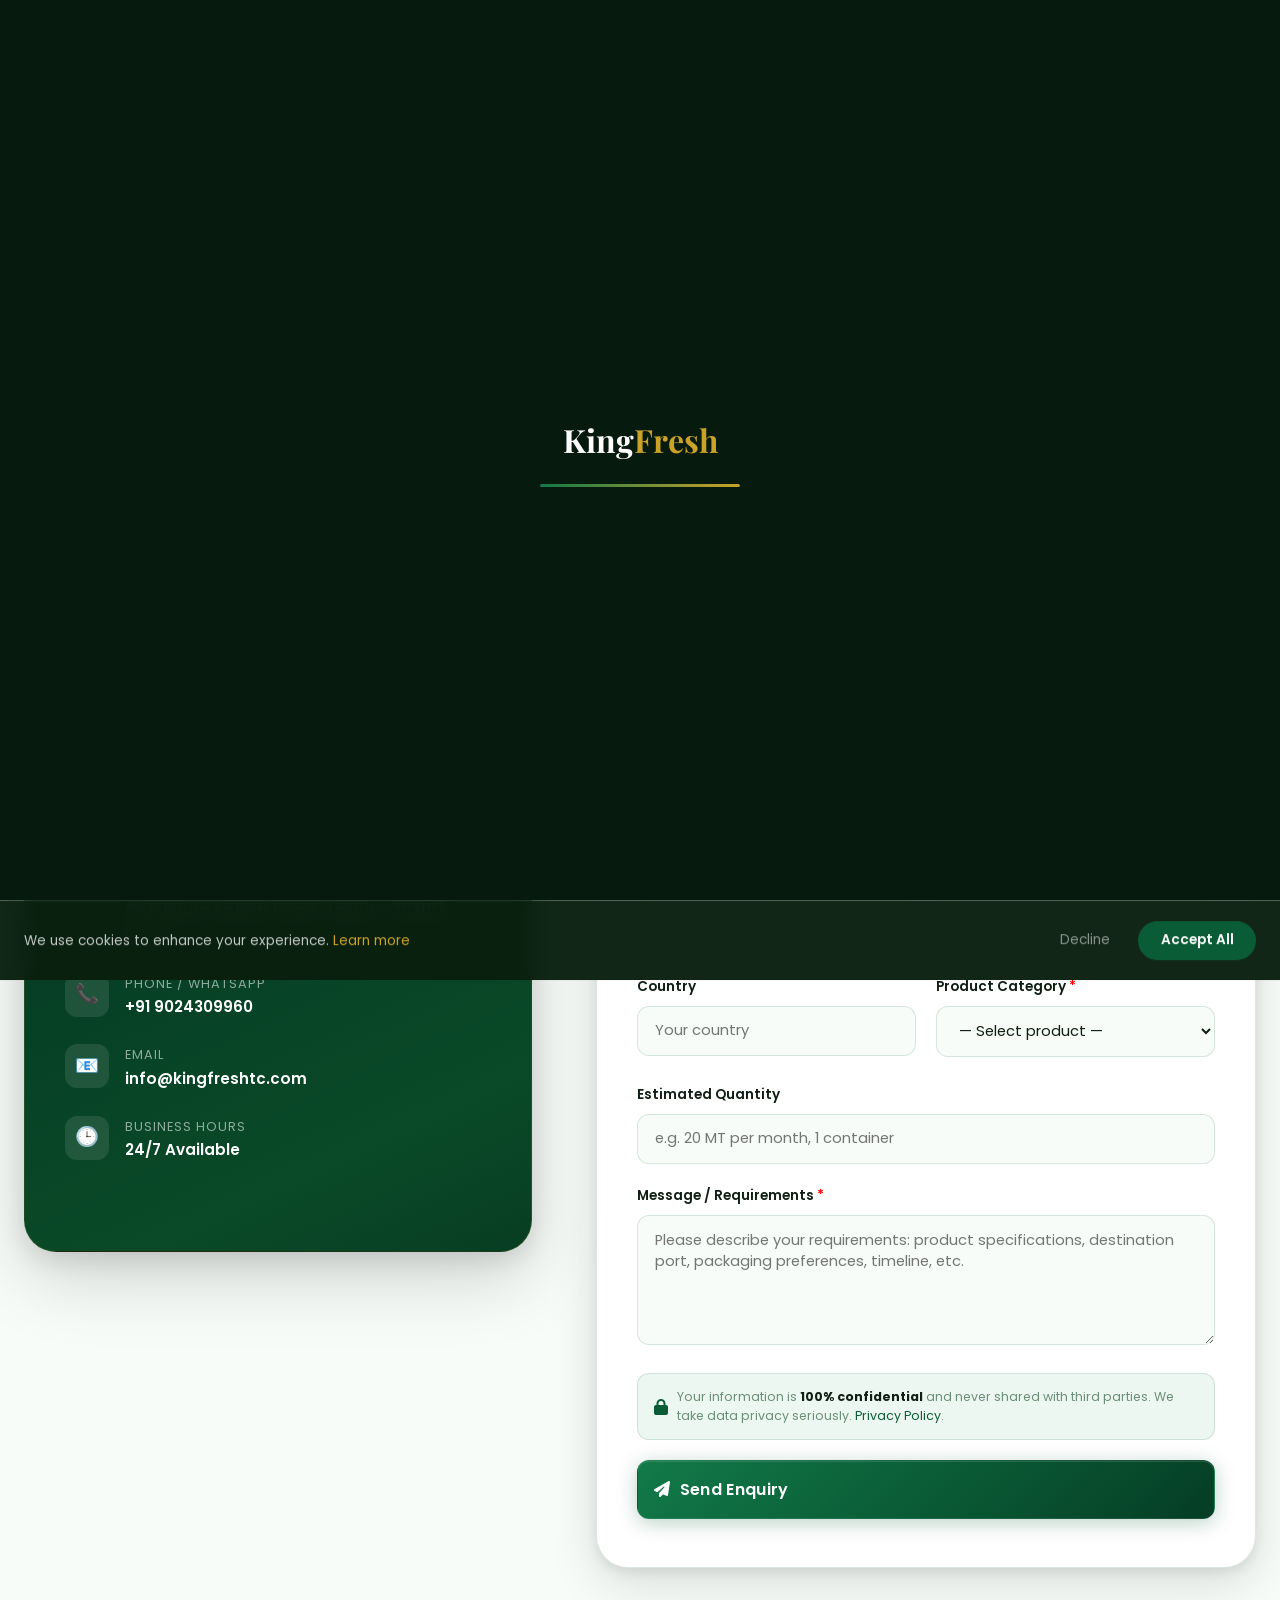
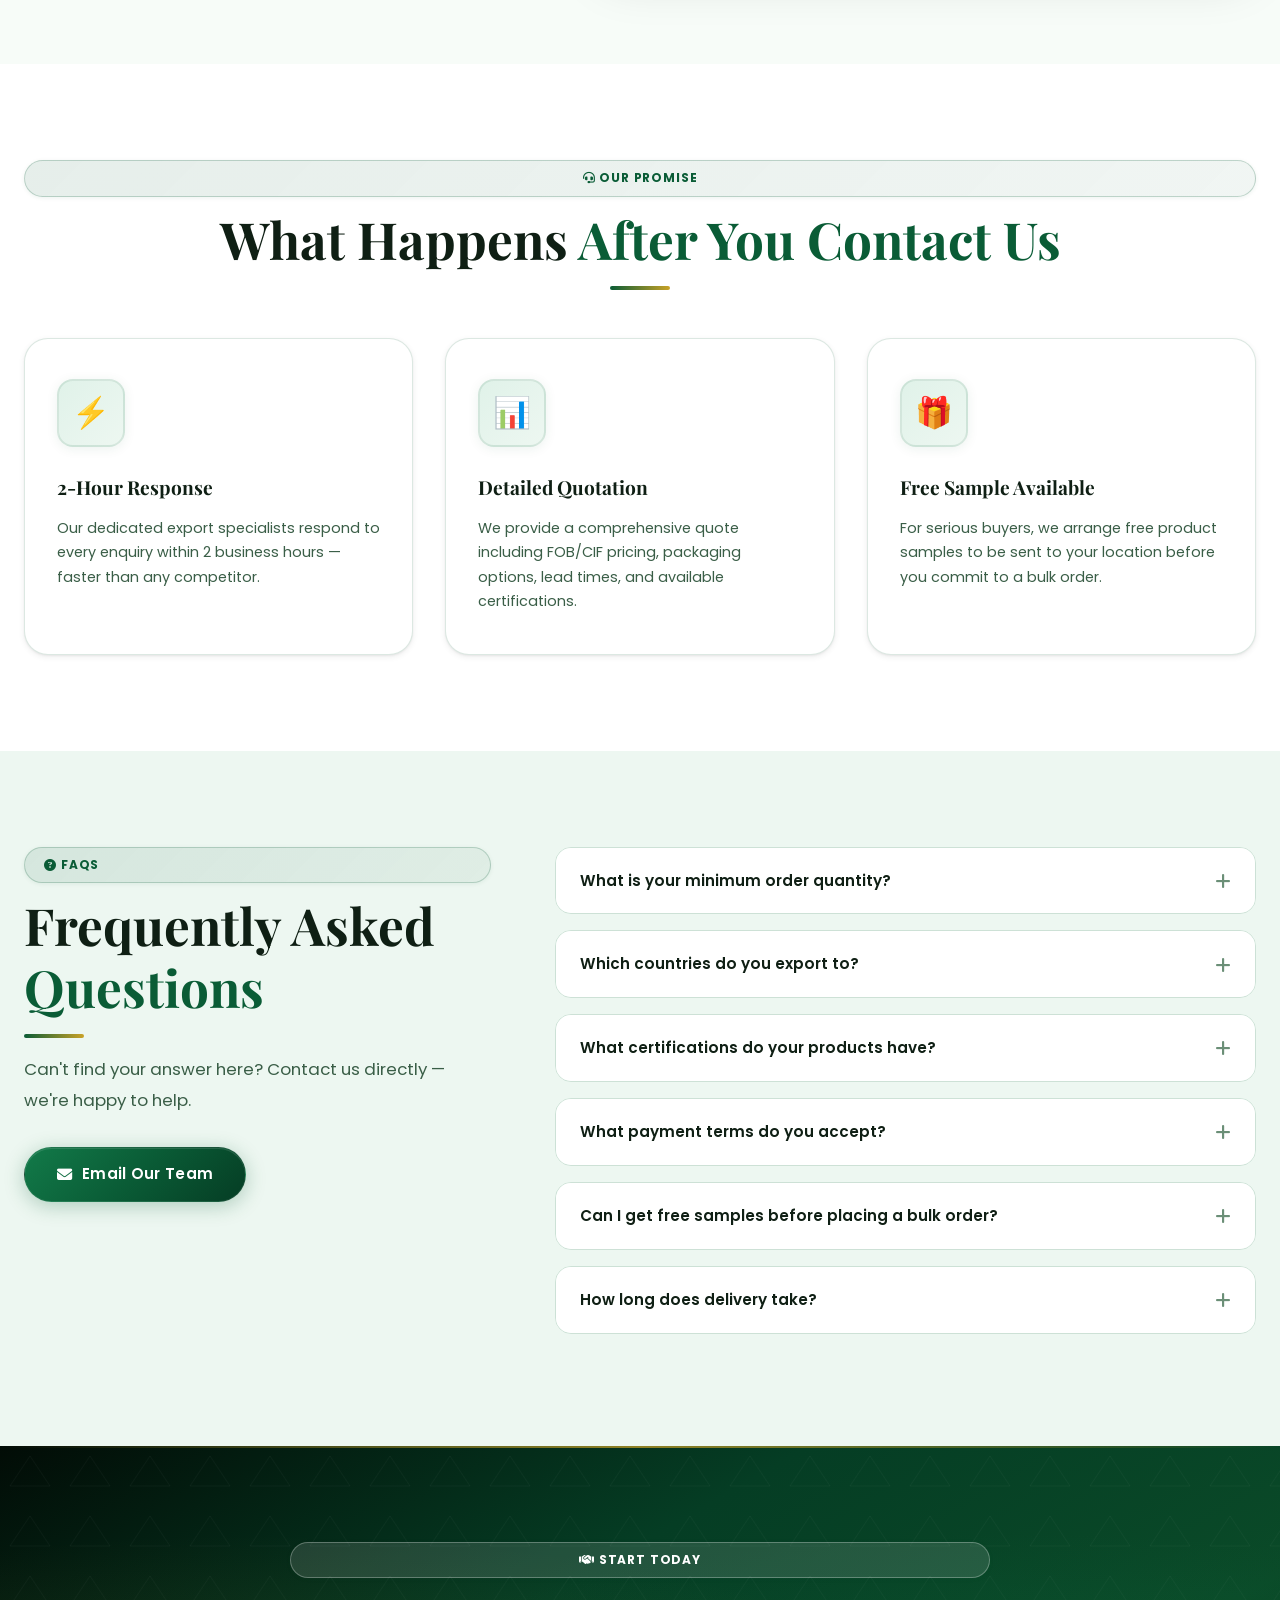
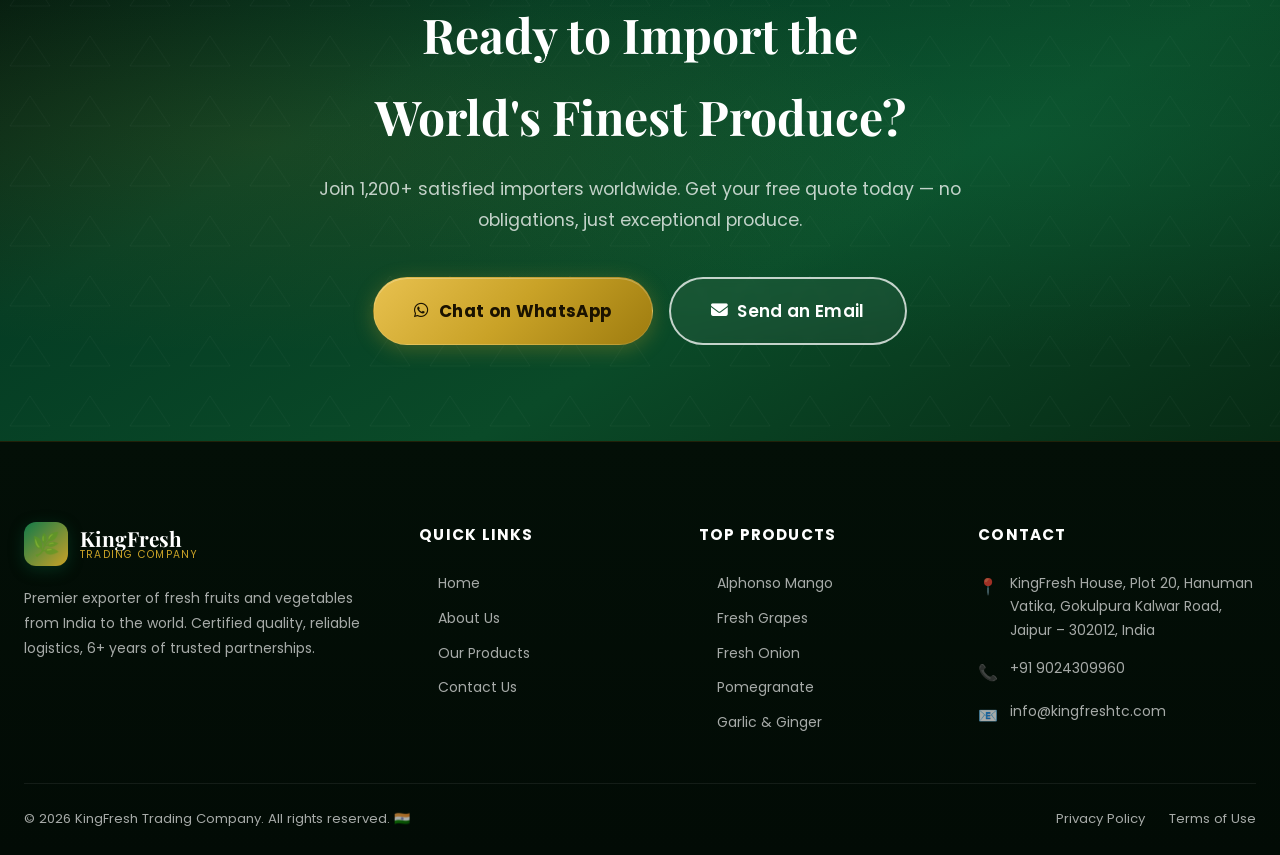
<file: contact.html>
<!DOCTYPE html>
<html lang="en">
<head>
  <meta charset="UTF-8"/>
  <meta name="viewport" content="width=device-width, initial-scale=1.0"/>
  <meta name="description" content="Contact KingFresh Trading Company — Get a free export quote, request samples, or speak to our team. Serving importers in 50+ countries."/>
  <title>Contact Us | KingFresh Trading Company</title>
  <link rel="stylesheet" href="css/style.css"/>
  <link rel="stylesheet" href="https://cdnjs.cloudflare.com/ajax/libs/font-awesome/6.5.0/css/all.min.css" crossorigin="anonymous"/>
  <meta name="theme-color" content="#0a5c36"/>
</head>
<body>

<div id="progress-bar" aria-hidden="true"></div>
<div id="preloader" role="status">
  <div class="preloader-inner">
    <div class="preloader-logo">King<span>Fresh</span></div>
    <div class="preloader-bar"><div class="preloader-bar-fill"></div></div>
  </div>
</div>

<!-- NAVBAR -->
<nav class="navbar transparent" aria-label="Main Navigation">
  <div class="container nav-inner">
    <a href="index.html" class="nav-logo">
      <div class="nav-logo-icon">🌿</div>
      <div class="nav-logo-text">KingFresh<span>Trading Company</span></div>
    </a>
    <ul class="nav-links">
      <li><a href="index.html"    class="nav-link">Home</a></li>
      <li><a href="about.html"    class="nav-link">About</a></li>
      <li><a href="products.html" class="nav-link">Products</a></li>
      <li><a href="about.html#quality" class="nav-link">Quality</a></li>
      <li><a href="contact.html"  class="nav-link active">Contact</a></li>
    </ul>
    <a href="contact.html" class="btn btn-secondary btn-sm nav-cta"><i class="fas fa-envelope"></i> Get Free Quote</a>
    <button class="nav-hamburger" aria-label="Toggle Menu"><span></span><span></span><span></span></button>
  </div>
</nav>
<div class="mobile-menu" id="mobile-menu">
  <a href="index.html" class="nav-link">Home</a>
  <a href="about.html" class="nav-link">About</a>
  <a href="products.html" class="nav-link">Products</a>
  <a href="contact.html" class="nav-link">Contact</a>
  <a href="contact.html" class="btn btn-secondary">Get Free Quote</a>
</div>

<!-- PAGE HERO -->
<header class="page-hero" aria-labelledby="page-title">
  <div class="container page-hero-inner">
    <nav class="breadcrumb" aria-label="Breadcrumb">
      <a href="index.html">Home</a>
      <span class="breadcrumb-sep">/</span>
      <span class="breadcrumb-current">Contact Us</span>
    </nav>
    <h1 class="page-hero-title" id="page-title">Get in Touch<br/>With Our Team</h1>
    <p class="page-hero-sub">Request a free quote, ask about our products, or explore partnership opportunities. We respond within 2 business hours.</p>
  </div>
</header>

<!-- QUICK CONTACT STRIP -->
<section style="background:var(--clr-primary);padding:1.75rem 0;" aria-label="Quick Contact">
  <div class="container">
    <div class="quick-strip" style="display:flex;flex-wrap:wrap;gap:2rem;justify-content:center;align-items:center;">
      <div style="display:flex;align-items:center;gap:.75rem;color:white;">
        <span style="font-size:1.4rem;">📞</span>
        <div>
          <div style="font-size:.72rem;color:rgba(255,255,255,0.6);text-transform:uppercase;letter-spacing:.08em;">Call / WhatsApp</div>
          <a href="tel:+919024309960" style="color:var(--clr-secondary);font-weight:700;font-size:1rem;">+91 9024309960</a>
        </div>
      </div>
      <div class="quick-strip-divider" style="width:1px;height:40px;background:rgba(255,255,255,0.2);"></div>
      <div style="display:flex;align-items:center;gap:.75rem;color:white;">
        <span style="font-size:1.4rem;">📧</span>
        <div>
          <div style="font-size:.72rem;color:rgba(255,255,255,0.6);text-transform:uppercase;letter-spacing:.08em;">Email Us</div>
          <a href="mailto:info@kingfreshtc.com" style="color:var(--clr-secondary);font-weight:700;font-size:1rem;">info@kingfreshtc.com</a>
        </div>
      </div>
      <div class="quick-strip-divider" style="width:1px;height:40px;background:rgba(255,255,255,0.2);"></div>
      <div style="display:flex;align-items:center;gap:.75rem;color:white;">
        <span style="font-size:1.4rem;">🕒</span>
        <div>
          <div style="font-size:.72rem;color:rgba(255,255,255,0.6);text-transform:uppercase;letter-spacing:.08em;">Response Time</div>
          <span style="color:var(--clr-secondary);font-weight:700;font-size:1rem;">Within 2 Business Hours</span>
        </div>
      </div>
    </div>
  </div>
</section>

<!-- CONTACT FORM + INFO -->
<section class="section-pad" style="background:var(--clr-off-white);" aria-labelledby="contact-section-title">
  <div class="container">
    <div class="contact-grid">
      <!-- Info Box -->
      <div class="contact-info-box reveal from-left">
        <h2 class="contact-info-title" id="contact-section-title">Let's Start a<br/>Conversation</h2>
        <p class="contact-info-sub">
          Whether you're a first-time importer or an established buyer, our team is ready
          to help you source the finest fresh produce from India.
        </p>
        <div class="contact-info-items">
          <div class="contact-info-item">
            <div class="contact-info-icon">📍</div>
            <div>
              <div class="contact-info-label">Office Address</div>
              <div class="contact-info-value">KingFresh House, Plot 20, Hanuman Vatika,<br/>Gokulpura Kalwar Road, Jaipur – 302012, India</div>
            </div>
          </div>
          <div class="contact-info-item">
            <div class="contact-info-icon">📞</div>
            <div>
              <div class="contact-info-label">Phone / WhatsApp</div>
              <div class="contact-info-value"><a href="tel:+919024309960" style="color:white;">+91 9024309960</a></div>
            </div>
          </div>
          <div class="contact-info-item">
            <div class="contact-info-icon">📧</div>
            <div>
              <div class="contact-info-label">Email</div>
              <div class="contact-info-value"><a href="mailto:info@kingfreshtc.com" style="color:white;">info@kingfreshtc.com</a></div>
            </div>
          </div>
          <div class="contact-info-item">
            <div class="contact-info-icon">🕒</div>
            <div>
              <div class="contact-info-label">Business Hours</div>
              <div class="contact-info-value">24/7 Available</div>
            </div>
          </div>
        </div>
      </div>

      <!-- Contact Form -->
      <div class="contact-form-box reveal from-right">
        <h2 class="form-title">Request a Free Quote</h2>
        <p class="form-sub">Fill in the details below. Our export specialists will respond within 2 business hours.</p>

        <!--
          FORMSPREE SETUP (takes 2 minutes):
          1. Go to https://formspree.io → Sign up free
          2. Click "New Form" → name it "KingFresh Enquiries"
          3. Copy your form ID (looks like: xrgjeabc)
          4. Replace YOUR_FORM_ID below with that ID
          Result: Every quote goes to info@kingfreshtc.com automatically
        -->
        <form id="contact-form" action="https://formspree.io/f/YOUR_FORM_ID" method="POST" novalidate aria-label="Contact form">
          <div class="form-row">
            <div class="form-group">
              <label class="form-label" for="name">Full Name <span style="color:red;">*</span></label>
              <input type="text" id="name" name="name" class="form-input" placeholder="Your full name" autocomplete="name" required aria-required="true"/>
              <div class="form-error" id="err-name" role="alert"></div>
            </div>
            <div class="form-group">
              <label class="form-label" for="email">Email Address <span style="color:red;">*</span></label>
              <input type="email" id="email" name="email" class="form-input" placeholder="your@company.com" autocomplete="email" required aria-required="true"/>
              <div class="form-error" id="err-email" role="alert"></div>
            </div>
          </div>
          <div class="form-row">
            <div class="form-group">
              <label class="form-label" for="phone">Phone / WhatsApp <span style="color:red;">*</span></label>
              <input type="tel" id="phone" name="phone" class="form-input" placeholder="+1 234 567 8900" autocomplete="tel" required aria-required="true"/>
              <div class="form-error" id="err-phone" role="alert"></div>
            </div>
            <div class="form-group">
              <label class="form-label" for="company">Company Name <span style="color:red;">*</span></label>
              <input type="text" id="company" name="company" class="form-input" placeholder="Your company" autocomplete="organization" required aria-required="true"/>
              <div class="form-error" id="err-company" role="alert"></div>
            </div>
          </div>
          <div class="form-row">
            <div class="form-group">
              <label class="form-label" for="country">Country</label>
              <input type="text" id="country" name="country" class="form-input" placeholder="Your country" autocomplete="country-name"/>
            </div>
            <div class="form-group">
              <label class="form-label" for="product">Product Category <span style="color:red;">*</span></label>
              <select id="product" name="product" class="form-select" required aria-required="true">
                <option value="">— Select product —</option>
                <optgroup label="Fruits">
                  <option value="mango">Alphonso / Kesar Mango</option>
                  <option value="grapes">Fresh Grapes</option>
                  <option value="pomegranate">Pomegranate</option>
                  <option value="apple">Apple</option>
                  <option value="orange">Nagpur Orange</option>
                  <option value="banana">Banana</option>
                  <option value="other-fruit">Other Fruit</option>
                </optgroup>
                <optgroup label="Vegetables">
                  <option value="onion">Fresh Onion</option>
                  <option value="potato">Fresh Potato</option>
                  <option value="garlic">Garlic</option>
                  <option value="ginger">Ginger</option>
                  <option value="chili">Red/Green Chili</option>
                  <option value="other-veg">Other Vegetable</option>
                </optgroup>
                <optgroup label="Other">
                  <option value="exotic">Exotic / Specialty</option>
                  <option value="herbs">Herbs &amp; Aromatics</option>
                  <option value="custom">Custom / Not Listed</option>
                </optgroup>
              </select>
              <div class="form-error" id="err-product" role="alert"></div>
            </div>
          </div>
          <div class="form-group">
            <label class="form-label" for="quantity">Estimated Quantity</label>
            <input type="text" id="quantity" name="quantity" class="form-input" placeholder="e.g. 20 MT per month, 1 container"/>
          </div>
          <div class="form-group">
            <label class="form-label" for="message">Message / Requirements <span style="color:red;">*</span></label>
            <textarea id="message" name="message" class="form-textarea" placeholder="Please describe your requirements: product specifications, destination port, packaging preferences, timeline, etc." required aria-required="true"></textarea>
            <div class="form-error" id="err-message" role="alert"></div>
          </div>

          <!-- Security note -->
          <div style="display:flex;align-items:center;gap:.6rem;margin-bottom:1.25rem;padding:.85rem 1rem;background:var(--clr-light);border-radius:var(--radius-md);border:1px solid var(--clr-border);">
            <i class="fas fa-lock" style="color:var(--clr-primary);font-size:1rem;" aria-hidden="true"></i>
            <p style="font-size:.78rem;color:var(--clr-text-muted);line-height:1.5;">
              Your information is <strong style="color:var(--clr-text);">100% confidential</strong> and never shared with third parties.
              We take data privacy seriously. <a href="#" style="color:var(--clr-primary);">Privacy Policy</a>.
            </p>
          </div>

          <button type="submit" class="btn btn-primary form-submit">
            <i class="fas fa-paper-plane" aria-hidden="true"></i> Send Enquiry
          </button>

          <div id="form-success" class="form-success" role="alert">
            <p>✅ Thank you! Your enquiry has been sent successfully. Our team will respond within 2 business hours.</p>
          </div>
        </form>
      </div>
    </div>
  </div>
</section>

<!-- WHY CONTACT US -->
<section class="section-pad" style="background:var(--clr-white);" aria-labelledby="why-contact-title">
  <div class="container">
    <div class="text-center reveal" style="margin-bottom:3rem;">
      <span class="badge section-label"><i class="fas fa-headset"></i> Our Promise</span>
      <h2 class="section-title" id="why-contact-title">What Happens <span>After You Contact Us</span></h2>
      <div class="divider center"></div>
    </div>
    <div class="why-grid">
      <div class="why-card reveal stagger-1">
        <div class="why-icon">⚡</div>
        <h3 class="why-title">2-Hour Response</h3>
        <p class="why-desc">Our dedicated export specialists respond to every enquiry within 2 business hours — faster than any competitor.</p>
      </div>
      <div class="why-card reveal stagger-2">
        <div class="why-icon">📊</div>
        <h3 class="why-title">Detailed Quotation</h3>
        <p class="why-desc">We provide a comprehensive quote including FOB/CIF pricing, packaging options, lead times, and available certifications.</p>
      </div>
      <div class="why-card reveal stagger-3">
        <div class="why-icon">🎁</div>
        <h3 class="why-title">Free Sample Available</h3>
        <p class="why-desc">For serious buyers, we arrange free product samples to be sent to your location before you commit to a bulk order.</p>
      </div>
    </div>
  </div>
</section>

<!-- FAQ -->
<section class="section-pad" style="background:var(--clr-light);" aria-labelledby="faq-title">
  <div class="container">
    <div class="faq-outer" style="display:grid;grid-template-columns:1fr 1.5fr;gap:4rem;align-items:start;">
      <div class="reveal from-left">
        <span class="badge section-label"><i class="fas fa-question-circle"></i> FAQs</span>
        <h2 class="section-title" id="faq-title">Frequently Asked <span>Questions</span></h2>
        <div class="divider"></div>
        <p class="section-sub">Can't find your answer here? Contact us directly — we're happy to help.</p>
        <div style="margin-top:2rem;">
          <a href="mailto:info@kingfreshtc.com" class="btn btn-primary"><i class="fas fa-envelope"></i> Email Our Team</a>
        </div>
      </div>
      <div class="reveal from-right">
        <div class="faq-item">
          <div class="faq-question">
            What is your minimum order quantity?
            <i class="fas fa-plus faq-icon"></i>
          </div>
          <div class="faq-answer">Our standard minimum order is 1 metric ton (MT) per product. For air freight orders, we may accept smaller quantities. For sea freight, we recommend a minimum of 1 full container (around 18–22 MT) for best pricing.</div>
        </div>
        <div class="faq-item">
          <div class="faq-question">
            Which countries do you export to?
            <i class="fas fa-plus faq-icon"></i>
          </div>
          <div class="faq-answer">We currently export to 50+ countries including UAE, Saudi Arabia, Qatar, UK, Germany, France, Netherlands, Canada, USA, Singapore, Malaysia, Kenya, South Africa, Bangladesh, Sri Lanka, and many more. Contact us to confirm availability to your country.</div>
        </div>
        <div class="faq-item">
          <div class="faq-question">
            What certifications do your products have?
            <i class="fas fa-plus faq-icon"></i>
          </div>
          <div class="faq-answer">All our products come with Phytosanitary Certificate, Certificate of Origin, and Test Reports from NABL-accredited labs. Our company holds Global GAP certification and APEDA registration. We can provide all documents on request.</div>
        </div>
        <div class="faq-item">
          <div class="faq-question">
            What payment terms do you accept?
            <i class="fas fa-plus faq-icon"></i>
          </div>
          <div class="faq-answer">We accept Letter of Credit (LC at sight), T/T (Telegraphic Transfer) — 30% advance + 70% against BL copy, and DP (Documents against Payment). For long-term clients, we also offer open terms after establishing a business relationship.</div>
        </div>
        <div class="faq-item">
          <div class="faq-question">
            Can I get free samples before placing a bulk order?
            <i class="fas fa-plus faq-icon"></i>
          </div>
          <div class="faq-answer">Yes! For serious buyers, we offer free product samples via air courier. Sample quantity is typically 2–5 kg and the buyer pays only the courier cost. Contact us with your product interest and mailing address to arrange samples.</div>
        </div>
        <div class="faq-item">
          <div class="faq-question">
            How long does delivery take?
            <i class="fas fa-plus faq-icon"></i>
          </div>
          <div class="faq-answer">Air freight: 1–3 days to most destinations. Sea freight: 7–25 days depending on the destination port. We provide real-time shipment tracking and proactive communication throughout the transit.</div>
        </div>
      </div>
    </div>
  </div>
</section>

<!-- CTA -->
<section class="cta-section section-pad" aria-labelledby="contact-cta-title">
  <div class="container">
    <div class="cta-inner reveal">
      <span class="badge badge-white section-label" style="margin-bottom:1rem;"><i class="fas fa-handshake"></i> Start Today</span>
      <h2 class="cta-title" id="contact-cta-title">Ready to Import the<br/>World's Finest Produce?</h2>
      <p class="cta-desc">Join 1,200+ satisfied importers worldwide. Get your free quote today — no obligations, just exceptional produce.</p>
      <div class="cta-actions">
        <a href="https://wa.me/919024309960?text=Hello%20KingFresh!%20I%27m%20interested%20in%20your%20products." target="_blank" rel="noopener noreferrer" class="btn btn-secondary btn-lg">
          <i class="fab fa-whatsapp"></i> Chat on WhatsApp
        </a>
        <a href="mailto:info@kingfreshtc.com" class="btn btn-outline btn-lg">
          <i class="fas fa-envelope"></i> Send an Email
        </a>
      </div>
    </div>
  </div>
</section>

<!-- FOOTER -->
<footer class="footer">
  <div class="container">
    <div class="footer-grid">
      <div class="footer-brand">
        <div class="nav-logo" style="margin-bottom:1.25rem;"><div class="nav-logo-icon">🌿</div><div class="nav-logo-text">KingFresh<span>Trading Company</span></div></div>
        <p class="footer-brand-desc">Premier exporter of fresh fruits and vegetables from India to the world. Certified quality, reliable logistics, 6+ years of trusted partnerships.</p>
      </div>
      <div>
        <div class="footer-col-title">Quick Links</div>
        <ul class="footer-links">
          <li><a href="index.html" class="footer-link">Home</a></li>
          <li><a href="about.html" class="footer-link">About Us</a></li>
          <li><a href="products.html" class="footer-link">Our Products</a></li>
          <li><a href="contact.html" class="footer-link">Contact Us</a></li>
        </ul>
      </div>
      <div>
        <div class="footer-col-title">Top Products</div>
        <ul class="footer-links">
          <li><a href="products.html" class="footer-link">Alphonso Mango</a></li>
          <li><a href="products.html" class="footer-link">Fresh Grapes</a></li>
          <li><a href="products.html" class="footer-link">Fresh Onion</a></li>
          <li><a href="products.html" class="footer-link">Pomegranate</a></li>
          <li><a href="products.html" class="footer-link">Garlic &amp; Ginger</a></li>
        </ul>
      </div>
      <div>
        <div class="footer-col-title">Contact</div>
        <div class="footer-contact-items">
          <div class="footer-contact-item"><span class="footer-contact-icon">📍</span><span>KingFresh House, Plot 20, Hanuman Vatika, Gokulpura Kalwar Road, Jaipur – 302012, India</span></div>
          <div class="footer-contact-item"><span class="footer-contact-icon">📞</span><a href="tel:+919024309960" style="color:inherit;">+91 9024309960</a></div>
          <div class="footer-contact-item"><span class="footer-contact-icon">📧</span><a href="mailto:info@kingfreshtc.com" style="color:inherit;">info@kingfreshtc.com</a></div>
        </div>
      </div>
    </div>
    <div class="footer-bottom">
      <p class="footer-copy">&copy; <span id="year"></span> KingFresh Trading Company. All rights reserved. 🇮🇳</p>
      <nav class="footer-legal"><a href="#">Privacy Policy</a><a href="#">Terms of Use</a></nav>
    </div>
  </div>
</footer>

<button id="back-to-top" aria-label="Back to top"><i class="fas fa-arrow-up"></i></button>
<a id="whatsapp-btn" href="https://wa.me/919024309960" target="_blank" rel="noopener noreferrer" aria-label="WhatsApp"><i class="fab fa-whatsapp"></i></a>
<div id="cookie-banner" role="dialog">
  <p class="cookie-text">We use cookies to enhance your experience. <a href="#">Learn more</a></p>
  <div class="cookie-btns"><button class="cookie-decline">Decline</button><button class="cookie-accept">Accept All</button></div>
</div>
<script>document.getElementById('year').textContent=new Date().getFullYear();</script>
<script src="js/kf-data.js"></script>
<script src="js/kf-site.js" defer></script>
<script src="js/main.js" defer></script>
<style>
  @media(max-width:768px){
    .contact-grid{grid-template-columns:1fr!important;}
    .faq-outer{grid-template-columns:1fr!important;gap:2rem!important;}
    .quick-strip{flex-direction:column!important;align-items:flex-start!important;gap:1rem!important;}
    .quick-strip-divider{display:none!important;}
  }
  @media(max-width:480px){
    .contact-form-box,.contact-info-box{padding:1.5rem 1.25rem!important;}
  }
</style>
</body>
</html>
</file>
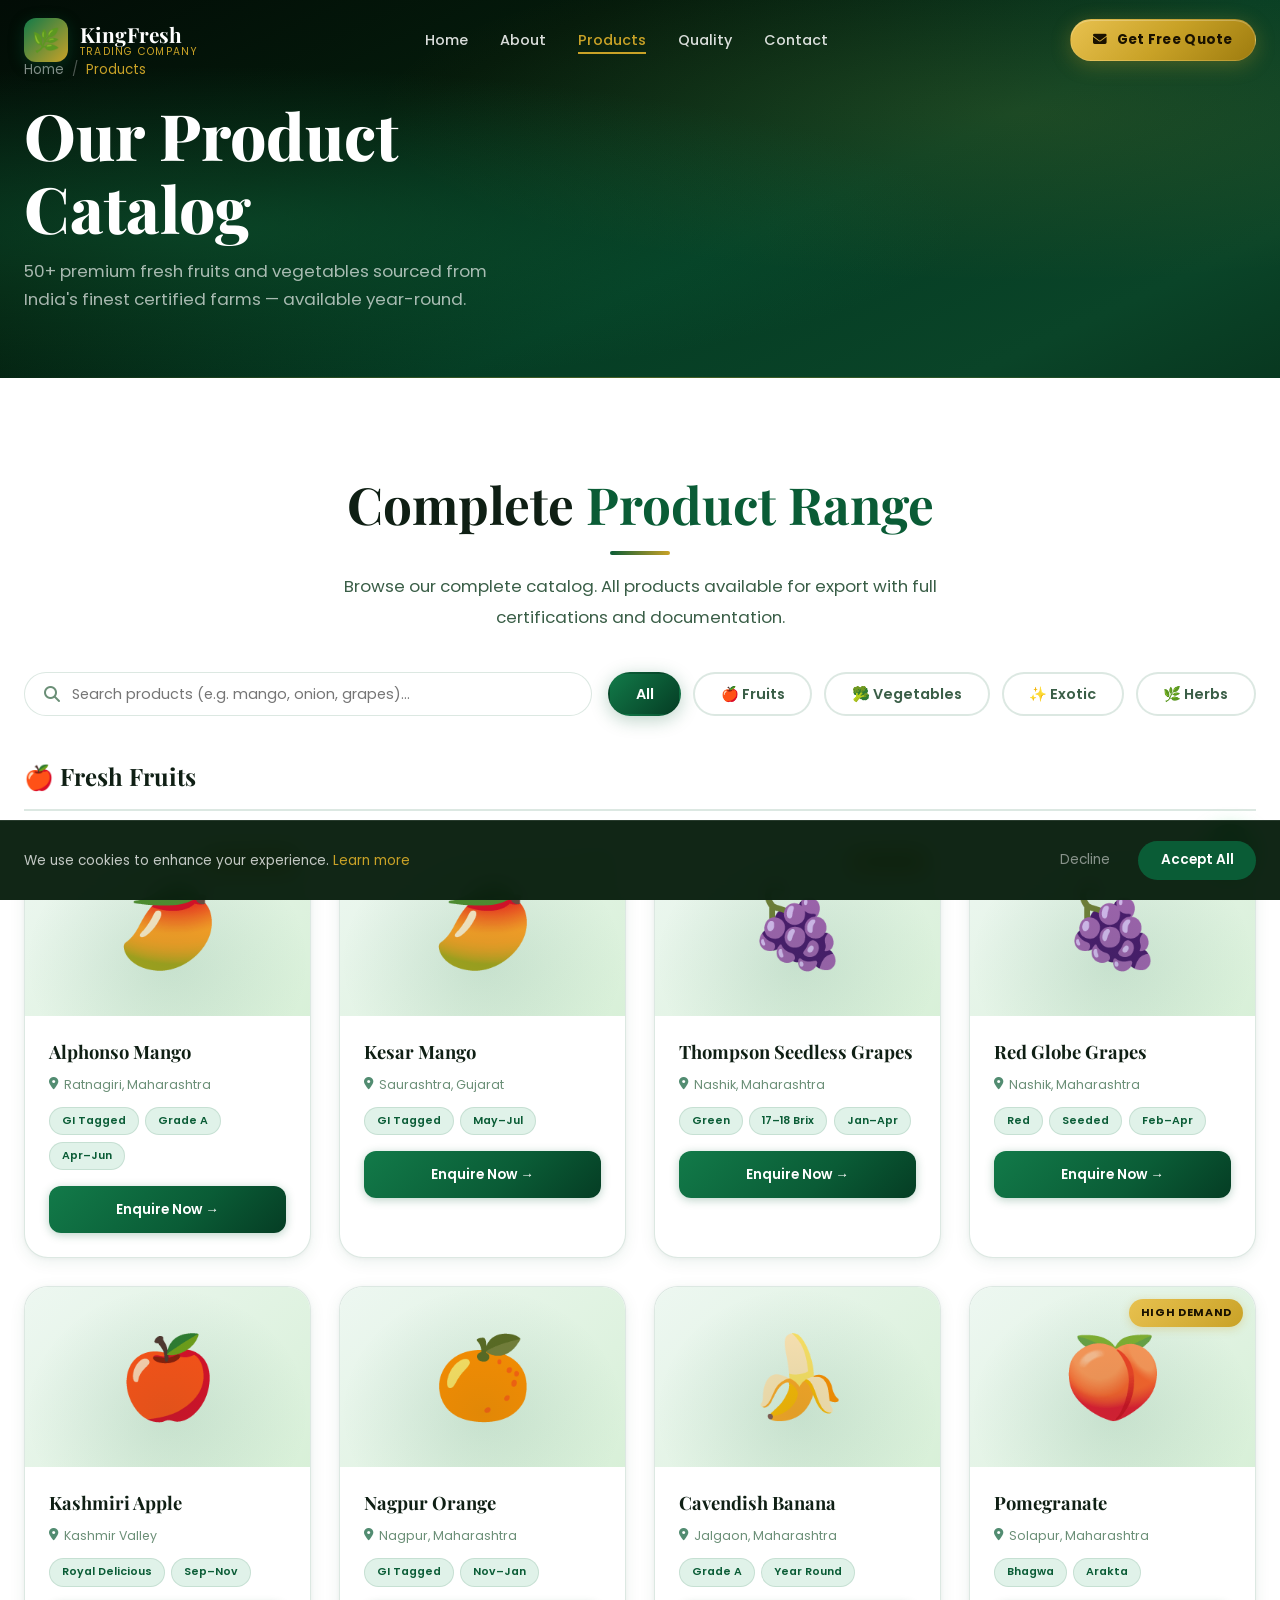
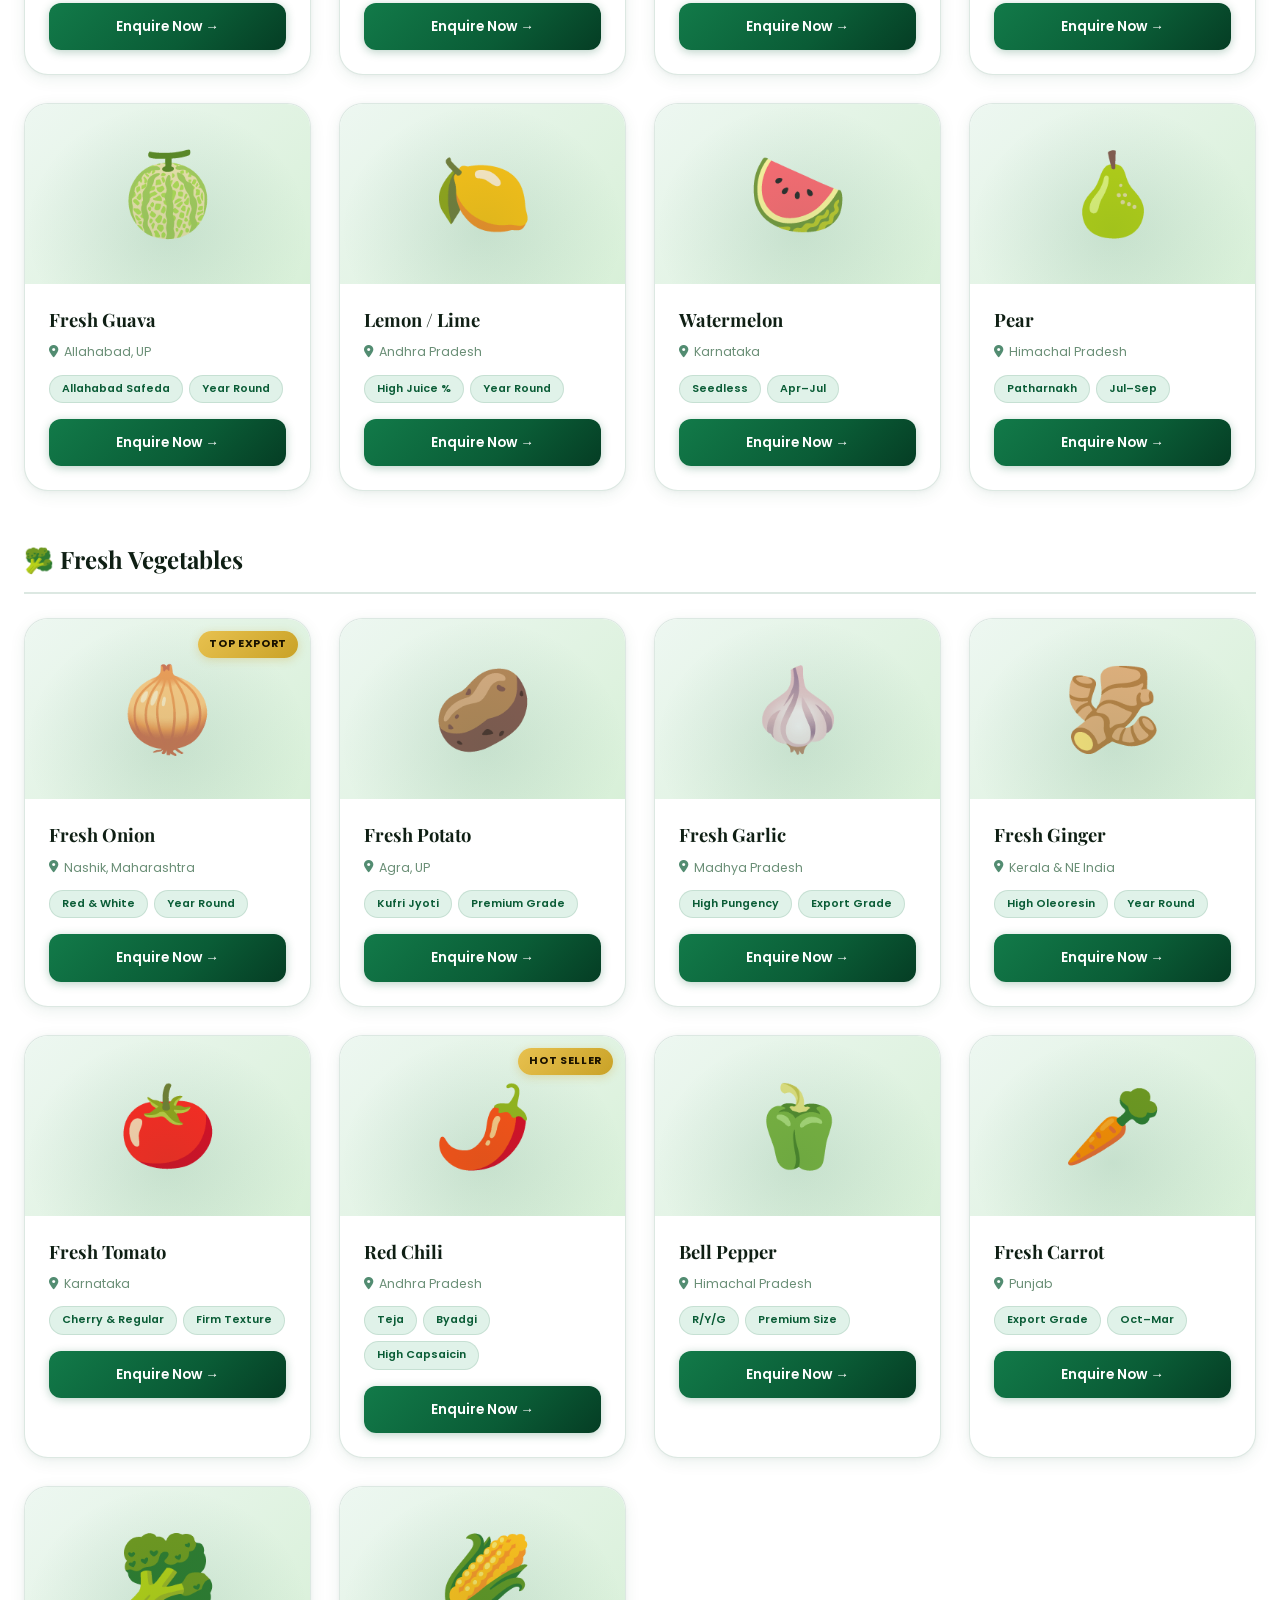
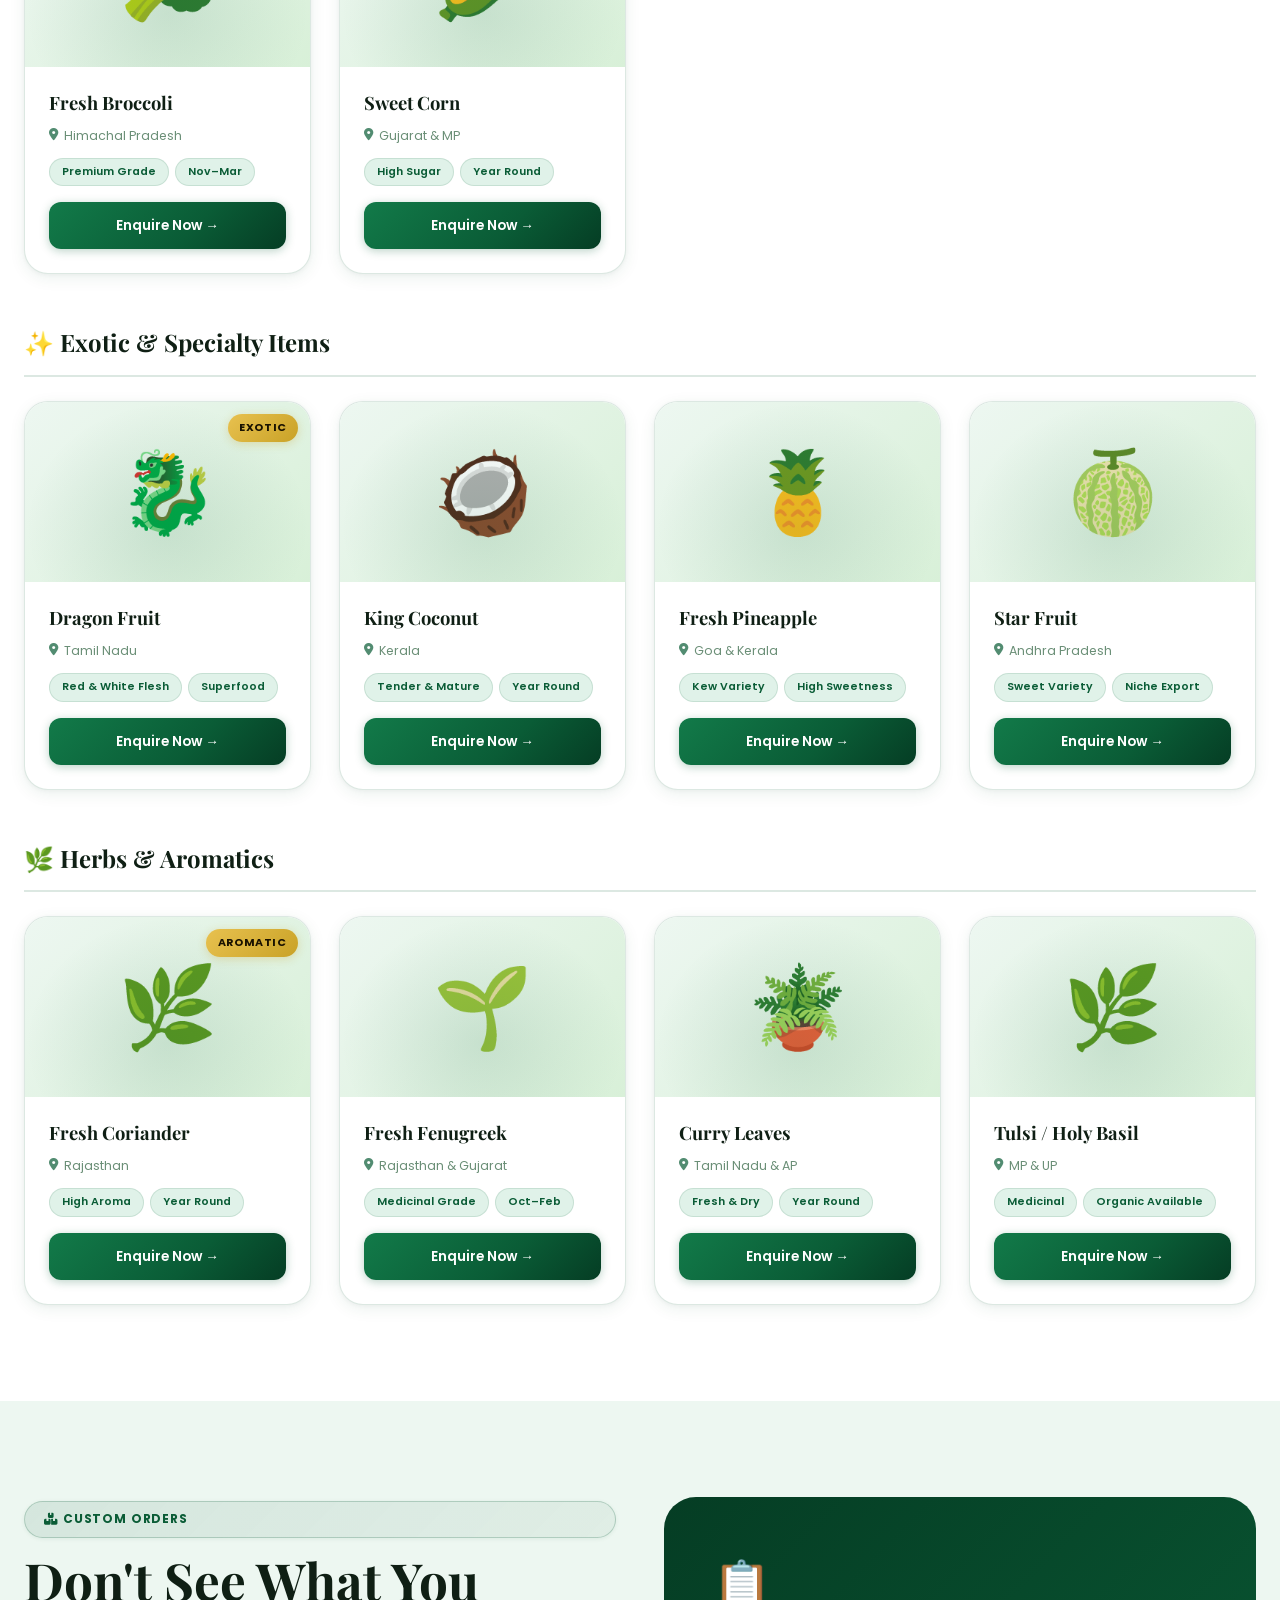
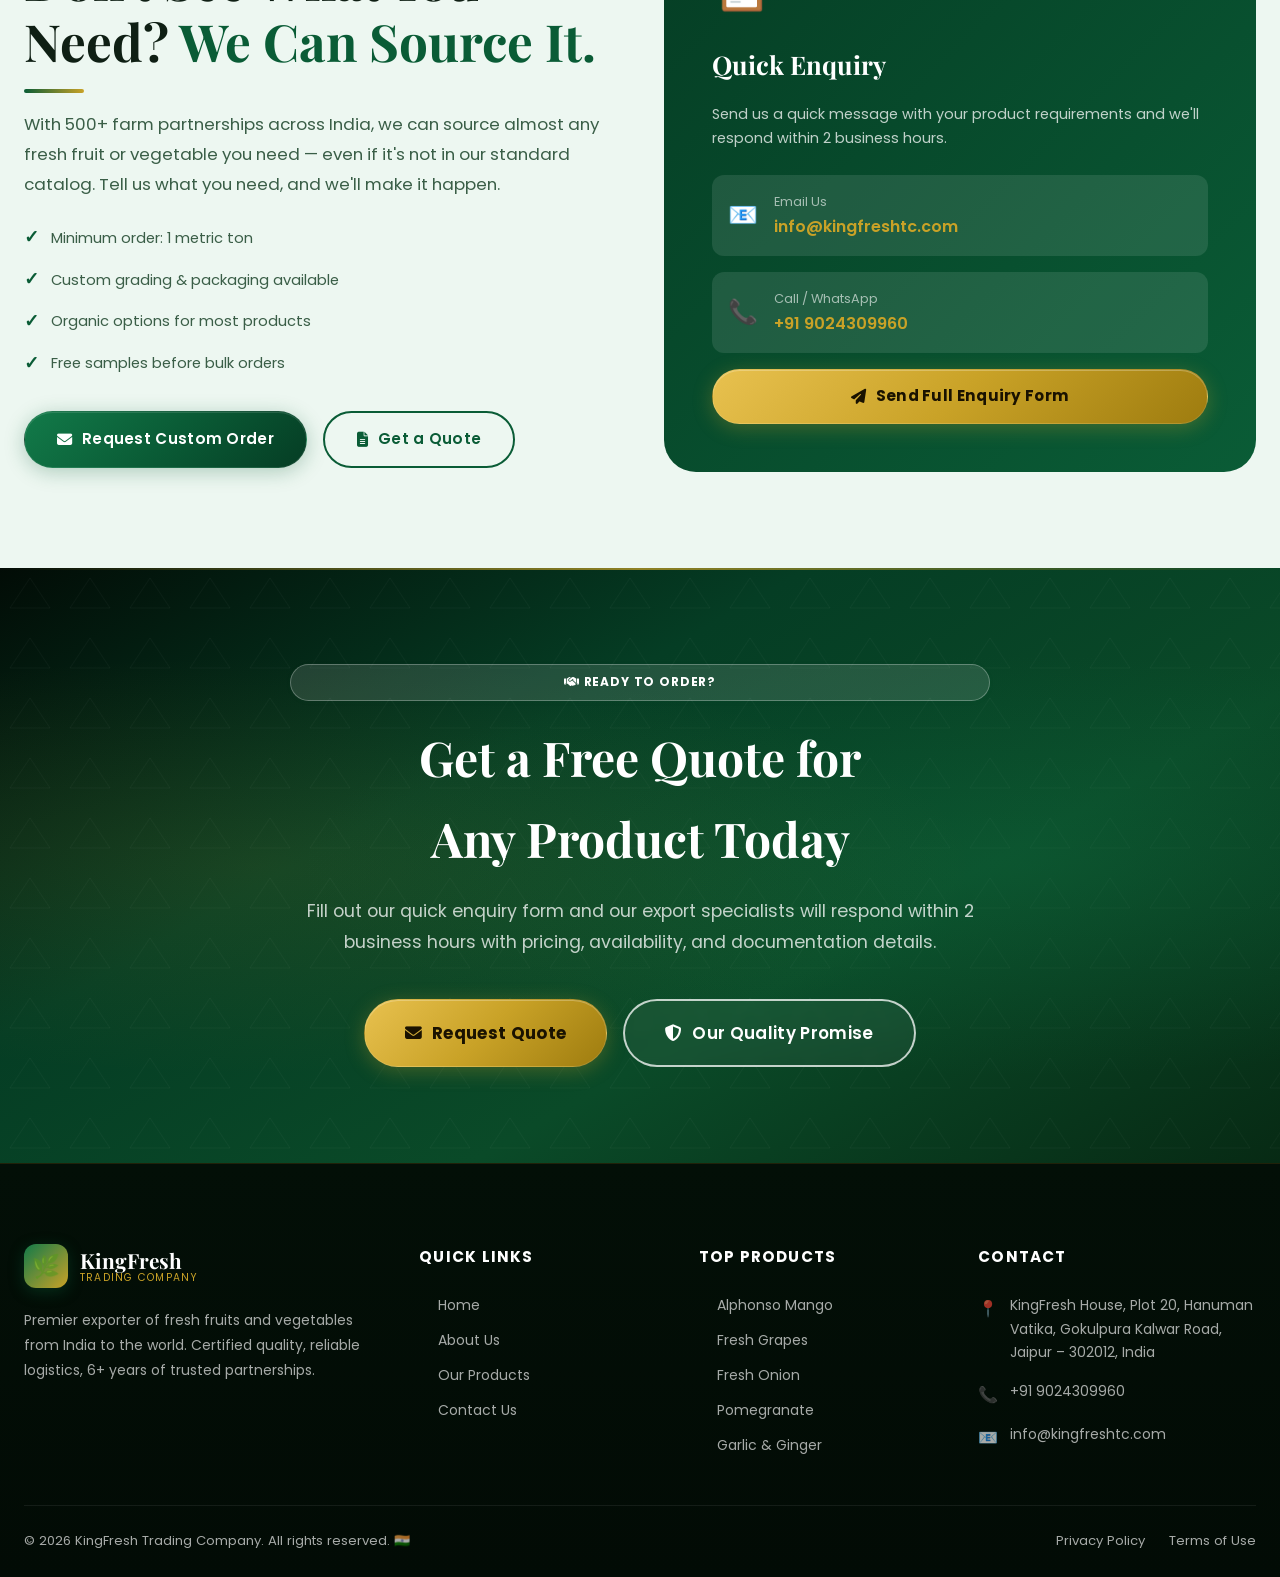
<file: products.html>
<!DOCTYPE html>
<html lang="en">
<head>
  <meta charset="UTF-8"/>
  <meta name="viewport" content="width=device-width, initial-scale=1.0"/>
  <meta name="description" content="KingFresh Product Catalog — Premium fresh fruits and vegetables for export. Mangoes, grapes, onions, garlic, and 50+ more products sourced from India's finest farms."/>
  <title>Products | KingFresh Trading Company</title>
  <link rel="stylesheet" href="css/style.css"/>
  <link rel="stylesheet" href="https://cdnjs.cloudflare.com/ajax/libs/font-awesome/6.5.0/css/all.min.css" crossorigin="anonymous"/>
  <meta name="theme-color" content="#0a5c36"/>
</head>
<body>

<div id="progress-bar" aria-hidden="true"></div>
<div id="preloader" role="status">
  <div class="preloader-inner">
    <div class="preloader-logo">King<span>Fresh</span></div>
    <div class="preloader-bar"><div class="preloader-bar-fill"></div></div>
  </div>
</div>

<!-- NAVBAR -->
<nav class="navbar transparent" aria-label="Main Navigation">
  <div class="container nav-inner">
    <a href="index.html" class="nav-logo">
      <div class="nav-logo-icon">🌿</div>
      <div class="nav-logo-text">KingFresh<span>Trading Company</span></div>
    </a>
    <ul class="nav-links">
      <li><a href="index.html"    class="nav-link">Home</a></li>
      <li><a href="about.html"    class="nav-link">About</a></li>
      <li><a href="products.html" class="nav-link active">Products</a></li>
      <li><a href="about.html#quality" class="nav-link">Quality</a></li>
      <li><a href="contact.html"  class="nav-link">Contact</a></li>
    </ul>
    <a href="contact.html" class="btn btn-secondary btn-sm nav-cta"><i class="fas fa-envelope"></i> Get Free Quote</a>
    <button class="nav-hamburger" aria-label="Toggle Menu"><span></span><span></span><span></span></button>
  </div>
</nav>
<div class="mobile-menu" id="mobile-menu">
  <a href="index.html" class="nav-link">Home</a>
  <a href="about.html" class="nav-link">About</a>
  <a href="products.html" class="nav-link">Products</a>
  <a href="contact.html" class="nav-link">Contact</a>
  <a href="contact.html" class="btn btn-secondary">Get Free Quote</a>
</div>

<!-- PAGE HERO -->
<header class="page-hero" aria-labelledby="page-title">
  <div class="container page-hero-inner">
    <nav class="breadcrumb" aria-label="Breadcrumb">
      <a href="index.html">Home</a>
      <span class="breadcrumb-sep">/</span>
      <span class="breadcrumb-current">Products</span>
    </nav>
    <h1 class="page-hero-title" id="page-title">Our Product <br/>Catalog</h1>
    <p class="page-hero-sub">50+ premium fresh fruits and vegetables sourced from India's finest certified farms — available year-round.</p>
  </div>
</header>

<!-- PRODUCTS MAIN -->
<section class="products-section section-pad" aria-labelledby="products-main-title">
  <div class="container" id="kf-catalog-wrapper">
    <div class="text-center reveal" style="margin-bottom:2.5rem;">
      <h2 class="section-title" id="products-main-title">Complete <span>Product Range</span></h2>
      <div class="divider center"></div>
      <p class="section-sub">Browse our complete catalog. All products available for export with full certifications and documentation.</p>
    </div>

    <!-- Filter Bar -->
    <div class="products-filter-bar reveal">
      <div class="filter-search">
        <i class="fas fa-search filter-search-icon" aria-hidden="true"></i>
        <input type="search" placeholder="Search products (e.g. mango, onion, grapes)…" aria-label="Search products"/>
      </div>
      <div class="products-tabs" role="tablist" style="margin:0;">
        <button class="tab-btn active" data-tab="all">All</button>
        <button class="tab-btn" data-tab="fruits">🍎 Fruits</button>
        <button class="tab-btn" data-tab="vegetables">🥦 Vegetables</button>
        <button class="tab-btn" data-tab="exotic">✨ Exotic</button>
        <button class="tab-btn" data-tab="herbs">🌿 Herbs</button>
      </div>
    </div>

    <!-- Product groups below — replaced dynamically if admin has saved products -->
    <div id="kf-catalog">

    <!-- ===== FRUITS ===== -->
    <div data-group="fruits" role="list">
      <h3 style="font-family:var(--font-heading);font-size:1.5rem;margin-bottom:1.5rem;padding-bottom:.75rem;border-bottom:2px solid var(--clr-border);color:var(--clr-text);">
        🍎 Fresh Fruits
      </h3>
      <div class="products-grid">
        <article class="product-card reveal stagger-1" role="listitem">
          <div class="product-card-img">🥭<span class="product-card-badge">Bestseller</span></div>
          <div class="product-card-body">
            <h3 class="product-card-name">Alphonso Mango</h3>
            <div class="product-card-origin"><i class="fas fa-map-marker-alt"></i> Ratnagiri, Maharashtra</div>
            <div class="product-card-tags"><span class="product-tag">GI Tagged</span><span class="product-tag">Grade A</span><span class="product-tag">Apr–Jun</span></div>
            <a href="contact.html" class="product-card-action">Enquire Now →</a>
          </div>
        </article>
        <article class="product-card reveal stagger-2" role="listitem">
          <div class="product-card-img">🥭</div>
          <div class="product-card-body">
            <h3 class="product-card-name">Kesar Mango</h3>
            <div class="product-card-origin"><i class="fas fa-map-marker-alt"></i> Saurashtra, Gujarat</div>
            <div class="product-card-tags"><span class="product-tag">GI Tagged</span><span class="product-tag">May–Jul</span></div>
            <a href="contact.html" class="product-card-action">Enquire Now →</a>
          </div>
        </article>
        <article class="product-card reveal stagger-3" role="listitem">
          <div class="product-card-img">🍇<span class="product-card-badge">Premium</span></div>
          <div class="product-card-body">
            <h3 class="product-card-name">Thompson Seedless Grapes</h3>
            <div class="product-card-origin"><i class="fas fa-map-marker-alt"></i> Nashik, Maharashtra</div>
            <div class="product-card-tags"><span class="product-tag">Green</span><span class="product-tag">17–18 Brix</span><span class="product-tag">Jan–Apr</span></div>
            <a href="contact.html" class="product-card-action">Enquire Now →</a>
          </div>
        </article>
        <article class="product-card reveal stagger-4" role="listitem">
          <div class="product-card-img">🍇</div>
          <div class="product-card-body">
            <h3 class="product-card-name">Red Globe Grapes</h3>
            <div class="product-card-origin"><i class="fas fa-map-marker-alt"></i> Nashik, Maharashtra</div>
            <div class="product-card-tags"><span class="product-tag">Red</span><span class="product-tag">Seeded</span><span class="product-tag">Feb–Apr</span></div>
            <a href="contact.html" class="product-card-action">Enquire Now →</a>
          </div>
        </article>
        <article class="product-card reveal stagger-5" role="listitem">
          <div class="product-card-img">🍎</div>
          <div class="product-card-body">
            <h3 class="product-card-name">Kashmiri Apple</h3>
            <div class="product-card-origin"><i class="fas fa-map-marker-alt"></i> Kashmir Valley</div>
            <div class="product-card-tags"><span class="product-tag">Royal Delicious</span><span class="product-tag">Sep–Nov</span></div>
            <a href="contact.html" class="product-card-action">Enquire Now →</a>
          </div>
        </article>
        <article class="product-card reveal stagger-6" role="listitem">
          <div class="product-card-img">🍊</div>
          <div class="product-card-body">
            <h3 class="product-card-name">Nagpur Orange</h3>
            <div class="product-card-origin"><i class="fas fa-map-marker-alt"></i> Nagpur, Maharashtra</div>
            <div class="product-card-tags"><span class="product-tag">GI Tagged</span><span class="product-tag">Nov–Jan</span></div>
            <a href="contact.html" class="product-card-action">Enquire Now →</a>
          </div>
        </article>
        <article class="product-card reveal stagger-1" role="listitem">
          <div class="product-card-img">🍌</div>
          <div class="product-card-body">
            <h3 class="product-card-name">Cavendish Banana</h3>
            <div class="product-card-origin"><i class="fas fa-map-marker-alt"></i> Jalgaon, Maharashtra</div>
            <div class="product-card-tags"><span class="product-tag">Grade A</span><span class="product-tag">Year Round</span></div>
            <a href="contact.html" class="product-card-action">Enquire Now →</a>
          </div>
        </article>
        <article class="product-card reveal stagger-2" role="listitem">
          <div class="product-card-img">🍑<span class="product-card-badge">High Demand</span></div>
          <div class="product-card-body">
            <h3 class="product-card-name">Pomegranate</h3>
            <div class="product-card-origin"><i class="fas fa-map-marker-alt"></i> Solapur, Maharashtra</div>
            <div class="product-card-tags"><span class="product-tag">Bhagwa</span><span class="product-tag">Arakta</span></div>
            <a href="contact.html" class="product-card-action">Enquire Now →</a>
          </div>
        </article>
        <article class="product-card reveal stagger-3" role="listitem">
          <div class="product-card-img">🍈</div>
          <div class="product-card-body">
            <h3 class="product-card-name">Fresh Guava</h3>
            <div class="product-card-origin"><i class="fas fa-map-marker-alt"></i> Allahabad, UP</div>
            <div class="product-card-tags"><span class="product-tag">Allahabad Safeda</span><span class="product-tag">Year Round</span></div>
            <a href="contact.html" class="product-card-action">Enquire Now →</a>
          </div>
        </article>
        <article class="product-card reveal stagger-4" role="listitem">
          <div class="product-card-img">🍋</div>
          <div class="product-card-body">
            <h3 class="product-card-name">Lemon / Lime</h3>
            <div class="product-card-origin"><i class="fas fa-map-marker-alt"></i> Andhra Pradesh</div>
            <div class="product-card-tags"><span class="product-tag">High Juice %</span><span class="product-tag">Year Round</span></div>
            <a href="contact.html" class="product-card-action">Enquire Now →</a>
          </div>
        </article>
        <article class="product-card reveal stagger-5" role="listitem">
          <div class="product-card-img">🍉</div>
          <div class="product-card-body">
            <h3 class="product-card-name">Watermelon</h3>
            <div class="product-card-origin"><i class="fas fa-map-marker-alt"></i> Karnataka</div>
            <div class="product-card-tags"><span class="product-tag">Seedless</span><span class="product-tag">Apr–Jul</span></div>
            <a href="contact.html" class="product-card-action">Enquire Now →</a>
          </div>
        </article>
        <article class="product-card reveal stagger-6" role="listitem">
          <div class="product-card-img">🍐</div>
          <div class="product-card-body">
            <h3 class="product-card-name">Pear</h3>
            <div class="product-card-origin"><i class="fas fa-map-marker-alt"></i> Himachal Pradesh</div>
            <div class="product-card-tags"><span class="product-tag">Patharnakh</span><span class="product-tag">Jul–Sep</span></div>
            <a href="contact.html" class="product-card-action">Enquire Now →</a>
          </div>
        </article>
      </div>
    </div>

    <div style="height:3rem;"></div>

    <!-- ===== VEGETABLES ===== -->
    <div data-group="vegetables" role="list">
      <h3 style="font-family:var(--font-heading);font-size:1.5rem;margin-bottom:1.5rem;padding-bottom:.75rem;border-bottom:2px solid var(--clr-border);color:var(--clr-text);">
        🥦 Fresh Vegetables
      </h3>
      <div class="products-grid">
        <article class="product-card reveal stagger-1" role="listitem">
          <div class="product-card-img">🧅<span class="product-card-badge">Top Export</span></div>
          <div class="product-card-body">
            <h3 class="product-card-name">Fresh Onion</h3>
            <div class="product-card-origin"><i class="fas fa-map-marker-alt"></i> Nashik, Maharashtra</div>
            <div class="product-card-tags"><span class="product-tag">Red &amp; White</span><span class="product-tag">Year Round</span></div>
            <a href="contact.html" class="product-card-action">Enquire Now →</a>
          </div>
        </article>
        <article class="product-card reveal stagger-2" role="listitem">
          <div class="product-card-img">🥔</div>
          <div class="product-card-body">
            <h3 class="product-card-name">Fresh Potato</h3>
            <div class="product-card-origin"><i class="fas fa-map-marker-alt"></i> Agra, UP</div>
            <div class="product-card-tags"><span class="product-tag">Kufri Jyoti</span><span class="product-tag">Premium Grade</span></div>
            <a href="contact.html" class="product-card-action">Enquire Now →</a>
          </div>
        </article>
        <article class="product-card reveal stagger-3" role="listitem">
          <div class="product-card-img">🧄</div>
          <div class="product-card-body">
            <h3 class="product-card-name">Fresh Garlic</h3>
            <div class="product-card-origin"><i class="fas fa-map-marker-alt"></i> Madhya Pradesh</div>
            <div class="product-card-tags"><span class="product-tag">High Pungency</span><span class="product-tag">Export Grade</span></div>
            <a href="contact.html" class="product-card-action">Enquire Now →</a>
          </div>
        </article>
        <article class="product-card reveal stagger-4" role="listitem">
          <div class="product-card-img">🫚</div>
          <div class="product-card-body">
            <h3 class="product-card-name">Fresh Ginger</h3>
            <div class="product-card-origin"><i class="fas fa-map-marker-alt"></i> Kerala &amp; NE India</div>
            <div class="product-card-tags"><span class="product-tag">High Oleoresin</span><span class="product-tag">Year Round</span></div>
            <a href="contact.html" class="product-card-action">Enquire Now →</a>
          </div>
        </article>
        <article class="product-card reveal stagger-5" role="listitem">
          <div class="product-card-img">🍅</div>
          <div class="product-card-body">
            <h3 class="product-card-name">Fresh Tomato</h3>
            <div class="product-card-origin"><i class="fas fa-map-marker-alt"></i> Karnataka</div>
            <div class="product-card-tags"><span class="product-tag">Cherry &amp; Regular</span><span class="product-tag">Firm Texture</span></div>
            <a href="contact.html" class="product-card-action">Enquire Now →</a>
          </div>
        </article>
        <article class="product-card reveal stagger-6" role="listitem">
          <div class="product-card-img">🌶️<span class="product-card-badge">Hot Seller</span></div>
          <div class="product-card-body">
            <h3 class="product-card-name">Red Chili</h3>
            <div class="product-card-origin"><i class="fas fa-map-marker-alt"></i> Andhra Pradesh</div>
            <div class="product-card-tags"><span class="product-tag">Teja</span><span class="product-tag">Byadgi</span><span class="product-tag">High Capsaicin</span></div>
            <a href="contact.html" class="product-card-action">Enquire Now →</a>
          </div>
        </article>
        <article class="product-card reveal stagger-1" role="listitem">
          <div class="product-card-img">🫑</div>
          <div class="product-card-body">
            <h3 class="product-card-name">Bell Pepper</h3>
            <div class="product-card-origin"><i class="fas fa-map-marker-alt"></i> Himachal Pradesh</div>
            <div class="product-card-tags"><span class="product-tag">R/Y/G</span><span class="product-tag">Premium Size</span></div>
            <a href="contact.html" class="product-card-action">Enquire Now →</a>
          </div>
        </article>
        <article class="product-card reveal stagger-2" role="listitem">
          <div class="product-card-img">🥕</div>
          <div class="product-card-body">
            <h3 class="product-card-name">Fresh Carrot</h3>
            <div class="product-card-origin"><i class="fas fa-map-marker-alt"></i> Punjab</div>
            <div class="product-card-tags"><span class="product-tag">Export Grade</span><span class="product-tag">Oct–Mar</span></div>
            <a href="contact.html" class="product-card-action">Enquire Now →</a>
          </div>
        </article>
        <article class="product-card reveal stagger-3" role="listitem">
          <div class="product-card-img">🥦</div>
          <div class="product-card-body">
            <h3 class="product-card-name">Fresh Broccoli</h3>
            <div class="product-card-origin"><i class="fas fa-map-marker-alt"></i> Himachal Pradesh</div>
            <div class="product-card-tags"><span class="product-tag">Premium Grade</span><span class="product-tag">Nov–Mar</span></div>
            <a href="contact.html" class="product-card-action">Enquire Now →</a>
          </div>
        </article>
        <article class="product-card reveal stagger-4" role="listitem">
          <div class="product-card-img">🌽</div>
          <div class="product-card-body">
            <h3 class="product-card-name">Sweet Corn</h3>
            <div class="product-card-origin"><i class="fas fa-map-marker-alt"></i> Gujarat &amp; MP</div>
            <div class="product-card-tags"><span class="product-tag">High Sugar</span><span class="product-tag">Year Round</span></div>
            <a href="contact.html" class="product-card-action">Enquire Now →</a>
          </div>
        </article>
      </div>
    </div>

    <div style="height:3rem;"></div>

    <!-- ===== EXOTIC ===== -->
    <div data-group="exotic" role="list">
      <h3 style="font-family:var(--font-heading);font-size:1.5rem;margin-bottom:1.5rem;padding-bottom:.75rem;border-bottom:2px solid var(--clr-border);color:var(--clr-text);">
        ✨ Exotic &amp; Specialty Items
      </h3>
      <div class="products-grid">
        <article class="product-card reveal stagger-1" role="listitem">
          <div class="product-card-img">🐉<span class="product-card-badge">Exotic</span></div>
          <div class="product-card-body">
            <h3 class="product-card-name">Dragon Fruit</h3>
            <div class="product-card-origin"><i class="fas fa-map-marker-alt"></i> Tamil Nadu</div>
            <div class="product-card-tags"><span class="product-tag">Red &amp; White Flesh</span><span class="product-tag">Superfood</span></div>
            <a href="contact.html" class="product-card-action">Enquire Now →</a>
          </div>
        </article>
        <article class="product-card reveal stagger-2" role="listitem">
          <div class="product-card-img">🥥</div>
          <div class="product-card-body">
            <h3 class="product-card-name">King Coconut</h3>
            <div class="product-card-origin"><i class="fas fa-map-marker-alt"></i> Kerala</div>
            <div class="product-card-tags"><span class="product-tag">Tender &amp; Mature</span><span class="product-tag">Year Round</span></div>
            <a href="contact.html" class="product-card-action">Enquire Now →</a>
          </div>
        </article>
        <article class="product-card reveal stagger-3" role="listitem">
          <div class="product-card-img">🍍</div>
          <div class="product-card-body">
            <h3 class="product-card-name">Fresh Pineapple</h3>
            <div class="product-card-origin"><i class="fas fa-map-marker-alt"></i> Goa &amp; Kerala</div>
            <div class="product-card-tags"><span class="product-tag">Kew Variety</span><span class="product-tag">High Sweetness</span></div>
            <a href="contact.html" class="product-card-action">Enquire Now →</a>
          </div>
        </article>
        <article class="product-card reveal stagger-4" role="listitem">
          <div class="product-card-img">🍈</div>
          <div class="product-card-body">
            <h3 class="product-card-name">Star Fruit</h3>
            <div class="product-card-origin"><i class="fas fa-map-marker-alt"></i> Andhra Pradesh</div>
            <div class="product-card-tags"><span class="product-tag">Sweet Variety</span><span class="product-tag">Niche Export</span></div>
            <a href="contact.html" class="product-card-action">Enquire Now →</a>
          </div>
        </article>
      </div>
    </div>

    <div style="height:3rem;"></div>

    <!-- ===== HERBS ===== -->
    <div data-group="herbs" role="list">
      <h3 style="font-family:var(--font-heading);font-size:1.5rem;margin-bottom:1.5rem;padding-bottom:.75rem;border-bottom:2px solid var(--clr-border);color:var(--clr-text);">
        🌿 Herbs &amp; Aromatics
      </h3>
      <div class="products-grid">
        <article class="product-card reveal stagger-1" role="listitem">
          <div class="product-card-img">🌿<span class="product-card-badge">Aromatic</span></div>
          <div class="product-card-body">
            <h3 class="product-card-name">Fresh Coriander</h3>
            <div class="product-card-origin"><i class="fas fa-map-marker-alt"></i> Rajasthan</div>
            <div class="product-card-tags"><span class="product-tag">High Aroma</span><span class="product-tag">Year Round</span></div>
            <a href="contact.html" class="product-card-action">Enquire Now →</a>
          </div>
        </article>
        <article class="product-card reveal stagger-2" role="listitem">
          <div class="product-card-img">🌱</div>
          <div class="product-card-body">
            <h3 class="product-card-name">Fresh Fenugreek</h3>
            <div class="product-card-origin"><i class="fas fa-map-marker-alt"></i> Rajasthan &amp; Gujarat</div>
            <div class="product-card-tags"><span class="product-tag">Medicinal Grade</span><span class="product-tag">Oct–Feb</span></div>
            <a href="contact.html" class="product-card-action">Enquire Now →</a>
          </div>
        </article>
        <article class="product-card reveal stagger-3" role="listitem">
          <div class="product-card-img">🪴</div>
          <div class="product-card-body">
            <h3 class="product-card-name">Curry Leaves</h3>
            <div class="product-card-origin"><i class="fas fa-map-marker-alt"></i> Tamil Nadu &amp; AP</div>
            <div class="product-card-tags"><span class="product-tag">Fresh &amp; Dry</span><span class="product-tag">Year Round</span></div>
            <a href="contact.html" class="product-card-action">Enquire Now →</a>
          </div>
        </article>
        <article class="product-card reveal stagger-4" role="listitem">
          <div class="product-card-img">🌿</div>
          <div class="product-card-body">
            <h3 class="product-card-name">Tulsi / Holy Basil</h3>
            <div class="product-card-origin"><i class="fas fa-map-marker-alt"></i> MP &amp; UP</div>
            <div class="product-card-tags"><span class="product-tag">Medicinal</span><span class="product-tag">Organic Available</span></div>
            <a href="contact.html" class="product-card-action">Enquire Now →</a>
          </div>
        </article>
      </div>
    </div><!-- end data-group="herbs" -->
    </div><!-- end #kf-catalog -->
  </div>
</section>

<!-- CUSTOM ORDER SECTION -->
<section class="section-pad" style="background:var(--clr-light);" aria-labelledby="custom-title">
  <div class="container">
    <div class="custom-order-grid" style="display:grid;grid-template-columns:1fr 1fr;gap:3rem;align-items:center;">
      <div class="reveal from-left">
        <span class="badge section-label"><i class="fas fa-boxes"></i> Custom Orders</span>
        <h2 class="section-title" id="custom-title">Don't See What You Need? <span>We Can Source It.</span></h2>
        <div class="divider"></div>
        <p class="section-sub">
          With 500+ farm partnerships across India, we can source almost any fresh fruit or
          vegetable you need — even if it's not in our standard catalog. Tell us what you
          need, and we'll make it happen.
        </p>
        <ul style="margin-top:1.5rem;display:flex;flex-direction:column;gap:.75rem;">
          <li style="display:flex;align-items:center;gap:.75rem;font-size:.92rem;color:var(--clr-text-secondary);">
            <span style="color:var(--clr-primary);font-weight:800;font-size:1.1rem;">✓</span> Minimum order: 1 metric ton
          </li>
          <li style="display:flex;align-items:center;gap:.75rem;font-size:.92rem;color:var(--clr-text-secondary);">
            <span style="color:var(--clr-primary);font-weight:800;font-size:1.1rem;">✓</span> Custom grading &amp; packaging available
          </li>
          <li style="display:flex;align-items:center;gap:.75rem;font-size:.92rem;color:var(--clr-text-secondary);">
            <span style="color:var(--clr-primary);font-weight:800;font-size:1.1rem;">✓</span> Organic options for most products
          </li>
          <li style="display:flex;align-items:center;gap:.75rem;font-size:.92rem;color:var(--clr-text-secondary);">
            <span style="color:var(--clr-primary);font-weight:800;font-size:1.1rem;">✓</span> Free samples before bulk orders
          </li>
        </ul>
        <div style="margin-top:2rem;display:flex;gap:1rem;flex-wrap:wrap;">
          <a href="contact.html" class="btn btn-primary"><i class="fas fa-envelope"></i> Request Custom Order</a>
          <a href="contact.html" class="btn btn-outline-dark"><i class="fas fa-file-alt"></i> Get a Quote</a>
        </div>
      </div>
      <div class="reveal from-right">
        <div style="background:linear-gradient(135deg,var(--clr-primary-dark),var(--clr-primary));border-radius:var(--radius-2xl);padding:3rem;color:white;">
          <div style="font-size:3rem;margin-bottom:1rem;">📋</div>
          <h3 style="font-family:var(--font-heading);font-size:1.6rem;margin-bottom:1rem;">Quick Enquiry</h3>
          <p style="color:rgba(255,255,255,0.75);font-size:.9rem;margin-bottom:1.5rem;line-height:1.7;">
            Send us a quick message with your product requirements and we'll respond within 2 business hours.
          </p>
          <div style="display:flex;flex-direction:column;gap:1rem;">
            <div style="display:flex;align-items:center;gap:1rem;padding:1rem;background:rgba(255,255,255,0.1);border-radius:var(--radius-md);">
              <span style="font-size:1.5rem;">📧</span>
              <div>
                <div style="font-size:.8rem;color:rgba(255,255,255,0.6);">Email Us</div>
                <a href="mailto:info@kingfreshtc.com" style="color:var(--clr-secondary);font-weight:600;">info@kingfreshtc.com</a>
              </div>
            </div>
            <div style="display:flex;align-items:center;gap:1rem;padding:1rem;background:rgba(255,255,255,0.1);border-radius:var(--radius-md);">
              <span style="font-size:1.5rem;">📞</span>
              <div>
                <div style="font-size:.8rem;color:rgba(255,255,255,0.6);">Call / WhatsApp</div>
                <a href="tel:+919024309960" style="color:var(--clr-secondary);font-weight:600;">+91 9024309960</a>
              </div>
            </div>
            <a href="contact.html" class="btn btn-secondary" style="text-align:center;justify-content:center;">
              <i class="fas fa-paper-plane"></i> Send Full Enquiry Form
            </a>
          </div>
        </div>
      </div>
    </div>
  </div>
</section>

<!-- CTA -->
<section class="cta-section section-pad" aria-labelledby="prod-cta-title">
  <div class="container">
    <div class="cta-inner reveal">
      <span class="badge badge-white section-label" style="margin-bottom:1rem;"><i class="fas fa-handshake"></i> Ready to Order?</span>
      <h2 class="cta-title" id="prod-cta-title">Get a Free Quote for<br/>Any Product Today</h2>
      <p class="cta-desc">Fill out our quick enquiry form and our export specialists will respond within 2 business hours with pricing, availability, and documentation details.</p>
      <div class="cta-actions">
        <a href="contact.html" class="btn btn-secondary btn-lg"><i class="fas fa-envelope"></i> Request Quote</a>
        <a href="about.html" class="btn btn-outline btn-lg"><i class="fas fa-shield-alt"></i> Our Quality Promise</a>
      </div>
    </div>
  </div>
</section>

<!-- FOOTER -->
<footer class="footer">
  <div class="container">
    <div class="footer-grid">
      <div class="footer-brand">
        <div class="nav-logo" style="margin-bottom:1.25rem;"><div class="nav-logo-icon">🌿</div><div class="nav-logo-text">KingFresh<span>Trading Company</span></div></div>
        <p class="footer-brand-desc">Premier exporter of fresh fruits and vegetables from India to the world. Certified quality, reliable logistics, 6+ years of trusted partnerships.</p>
      </div>
      <div>
        <div class="footer-col-title">Quick Links</div>
        <ul class="footer-links">
          <li><a href="index.html" class="footer-link">Home</a></li>
          <li><a href="about.html" class="footer-link">About Us</a></li>
          <li><a href="products.html" class="footer-link">Our Products</a></li>
          <li><a href="contact.html" class="footer-link">Contact Us</a></li>
        </ul>
      </div>
      <div>
        <div class="footer-col-title">Top Products</div>
        <ul class="footer-links">
          <li><a href="products.html" class="footer-link">Alphonso Mango</a></li>
          <li><a href="products.html" class="footer-link">Fresh Grapes</a></li>
          <li><a href="products.html" class="footer-link">Fresh Onion</a></li>
          <li><a href="products.html" class="footer-link">Pomegranate</a></li>
          <li><a href="products.html" class="footer-link">Garlic &amp; Ginger</a></li>
        </ul>
      </div>
      <div>
        <div class="footer-col-title">Contact</div>
        <div class="footer-contact-items">
          <div class="footer-contact-item"><span class="footer-contact-icon">📍</span><span>KingFresh House, Plot 20, Hanuman Vatika, Gokulpura Kalwar Road, Jaipur – 302012, India</span></div>
          <div class="footer-contact-item"><span class="footer-contact-icon">📞</span><a href="tel:+919024309960" style="color:inherit;">+91 9024309960</a></div>
          <div class="footer-contact-item"><span class="footer-contact-icon">📧</span><a href="mailto:info@kingfreshtc.com" style="color:inherit;">info@kingfreshtc.com</a></div>
        </div>
      </div>
    </div>
    <div class="footer-bottom">
      <p class="footer-copy">&copy; <span id="year"></span> KingFresh Trading Company. All rights reserved. 🇮🇳</p>
      <nav class="footer-legal"><a href="#">Privacy Policy</a><a href="#">Terms of Use</a></nav>
    </div>
  </div>
</footer>

<button id="back-to-top" aria-label="Back to top"><i class="fas fa-arrow-up"></i></button>
<a id="whatsapp-btn" href="https://wa.me/919024309960" target="_blank" rel="noopener noreferrer" aria-label="WhatsApp"><i class="fab fa-whatsapp"></i></a>
<div id="cookie-banner" role="dialog">
  <p class="cookie-text">We use cookies to enhance your experience. <a href="#">Learn more</a></p>
  <div class="cookie-btns"><button class="cookie-decline">Decline</button><button class="cookie-accept">Accept All</button></div>
</div>
<script>document.getElementById('year').textContent=new Date().getFullYear();</script>
<script src="js/kf-data.js"></script>
<script src="js/kf-site.js" defer></script>
<script src="js/main.js" defer></script>
<style>
  @media(max-width:768px){
    .custom-order-grid{grid-template-columns:1fr!important;gap:2rem!important;}
    .products-filter-bar{flex-direction:column!important;}
    .filter-search{width:100%!important;}
  }
  @media(max-width:480px){
    .products-filter-bar{gap:.6rem!important;}
  }
</style>
</body>
</html>
</file>
<file: css/style.css>
/* =====================================================
   KINGFRESH TRADING COMPANY — Premium Export Website
   World-Class Stylesheet v2.0  (Upgraded Palette)
   ===================================================== */

/* === GOOGLE FONTS === */
@import url('https://fonts.googleapis.com/css2?family=Playfair+Display:ital,wght@0,400;0,600;0,700;0,800;1,400;1,600&family=Poppins:wght@300;400;500;600;700;800&family=Montserrat:wght@400;600;700;800;900&display=swap');

/* ============================================
   ROOT VARIABLES  — Deep Emerald + Real Gold
   ============================================ */
:root {
  /* ── Core Greens (deep emerald — like Harrods/luxury) ── */
  --clr-primary:        #0a5c36;   /* deep emerald */
  --clr-primary-light:  #127a49;   /* medium emerald */
  --clr-primary-mid:    #0e6b40;   /* mid emerald for gradients */
  --clr-primary-dark:   #053d24;   /* darkest emerald */
  --clr-primary-glow:   rgba(10,92,54,0.28);

  /* ── Real Gold (warmer, richer — not orange) ── */
  --clr-secondary:      #c9a227;   /* true gold */
  --clr-secondary-light:#e8c14f;   /* light gold */
  --clr-secondary-dark: #9e7c0f;   /* deep gold */
  --clr-gold-glow:      rgba(201,162,39,0.30);

  /* ── Backgrounds & Darks ── */
  --clr-dark:           #03100a;   /* near-black with green tint */
  --clr-dark2:          #071a0e;   /* deep dark section bg */
  --clr-dark3:          #04260f;   /* hero gradient end */

  /* ── Text ── */
  --clr-text:           #0f1f14;   /* near-black text */
  --clr-text-secondary: #3a5e47;   /* mid-dark text */
  --clr-text-muted:     #6b8f77;   /* muted text */

  /* ── Backgrounds (slightly warm whites) ── */
  --clr-white:          #ffffff;
  --clr-off-white:      #f7fcf8;   /* very slightly green-tinted white */
  --clr-light:          #edf7f1;   /* soft light green bg */
  --clr-light2:         #e0f2e9;   /* slightly deeper light green */

  /* ── Border & Utility ── */
  --clr-border:         rgba(10,92,54,0.14);
  --clr-border-gold:    rgba(201,162,39,0.25);

  /* ── Fonts ── */
  --font-heading: 'Playfair Display', Georgia, serif;
  --font-body:    'Poppins', -apple-system, sans-serif;
  --font-display: 'Montserrat', sans-serif;

  /* ── Shadows (deeper, more luxurious) ── */
  --shadow-sm:   0 2px 6px rgba(0,0,0,0.07),  0 1px 2px rgba(0,0,0,0.05);
  --shadow-md:   0 6px 24px rgba(0,0,0,0.10),  0 2px 6px rgba(0,0,0,0.06);
  --shadow-lg:   0 14px 48px rgba(0,0,0,0.13), 0 4px 12px rgba(0,0,0,0.08);
  --shadow-xl:   0 24px 72px rgba(0,0,0,0.17), 0 8px 24px rgba(0,0,0,0.10);
  --shadow-glow: 0 0 48px rgba(10,92,54,0.40), 0 0 16px rgba(10,92,54,0.20);
  --shadow-gold: 0 0 36px rgba(201,162,39,0.38), 0 4px 16px rgba(201,162,39,0.20);
  --shadow-card: 0 4px 16px rgba(10,92,54,0.08), 0 1px 4px rgba(0,0,0,0.04);

  /* ── Radius ── */
  --radius-sm: .375rem;
  --radius-md: .75rem;
  --radius-lg: 1rem;
  --radius-xl: 1.5rem;
  --radius-2xl:2rem;
  --radius-full:9999px;

  /* ── Transitions ── */
  --transition: 300ms ease;
  --transition-spring: 320ms cubic-bezier(0.34,1.56,0.64,1);

  --nav-h: 80px;
  --container: 1280px;
}

/* ============================================
   RESET & BASE
   ============================================ */
*,*::before,*::after{box-sizing:border-box;margin:0;padding:0;}
html{scroll-behavior:smooth;font-size:16px;}
body{
  font-family:var(--font-body);
  color:var(--clr-text);
  background:var(--clr-white);
  line-height:1.7;
  overflow-x:hidden;
}
img{max-width:100%;height:auto;display:block;}
a{text-decoration:none;color:inherit;transition:var(--transition);}
ul{list-style:none;}
button{cursor:pointer;border:none;background:none;font-family:inherit;}
input,textarea,select{font-family:inherit;}
::selection{background:var(--clr-primary);color:var(--clr-white);}

/* Scrollbar */
::-webkit-scrollbar{width:6px;}
::-webkit-scrollbar-track{background:#f0f0f0;}
::-webkit-scrollbar-thumb{background:var(--clr-primary);border-radius:3px;}

/* ============================================
   PRELOADER
   ============================================ */
#preloader{
  position:fixed;inset:0;
  background:var(--clr-dark2);
  display:flex;align-items:center;justify-content:center;
  z-index:9999;
  transition:opacity .6s ease,visibility .6s ease;
}
#preloader.hidden{opacity:0;visibility:hidden;}
.preloader-inner{text-align:center;}
.preloader-logo{
  font-family:var(--font-heading);
  font-size:2rem;color:var(--clr-white);
  font-weight:700;
  margin-bottom:1rem;
}
.preloader-logo span{color:var(--clr-secondary);}
.preloader-bar{
  width:200px;height:3px;
  background:rgba(255,255,255,0.15);
  border-radius:2px;overflow:hidden;
  margin:0 auto;
}
.preloader-bar-fill{
  height:100%;width:0%;
  background:linear-gradient(90deg,var(--clr-primary-light),var(--clr-secondary));
  border-radius:2px;
  animation:preload 2s ease forwards;
}
@keyframes preload{to{width:100%;}}

/* ============================================
   UTILITIES
   ============================================ */
.container{
  width:100%;max-width:var(--container);
  margin:0 auto;padding:0 1.5rem;
}
.section-pad{padding:6rem 0;}
.section-pad-sm{padding:4rem 0;}

.badge{
  display:inline-flex;align-items:center;gap:.5rem;
  background:linear-gradient(135deg,rgba(10,92,54,0.10),rgba(10,92,54,0.06));
  border:1px solid rgba(10,92,54,0.22);
  color:var(--clr-primary);
  padding:.45rem 1.2rem;
  border-radius:var(--radius-full);
  font-size:.75rem;font-weight:700;letter-spacing:.07em;
  text-transform:uppercase;
  box-shadow:0 1px 4px rgba(10,92,54,0.08);
}
.badge-white{
  background:rgba(255,255,255,0.12);
  border-color:rgba(255,255,255,0.28);
  color:var(--clr-white);
}
.badge-gold{
  background:rgba(201,162,39,0.12);
  border-color:rgba(201,162,39,0.30);
  color:var(--clr-secondary-dark);
}

.section-label{
  display:block;margin-bottom:.75rem;
}
.section-title{
  font-family:var(--font-heading);
  font-size:clamp(2rem,4vw,3.25rem);
  line-height:1.2;font-weight:700;
  color:var(--clr-text);
}
.section-title span{color:var(--clr-primary);}
.section-title.light{color:var(--clr-white);}
.section-title.light span{color:var(--clr-secondary);}

.section-sub{
  font-size:1.05rem;color:var(--clr-text-secondary);
  max-width:600px;line-height:1.8;
  margin-top:.75rem;
}
.section-sub.light{color:rgba(255,255,255,0.75);}

.text-center{text-align:center;}
.text-center .section-sub{margin:0.75rem auto 0;}

.divider{
  width:60px;height:4px;
  background:linear-gradient(90deg,var(--clr-primary),var(--clr-secondary));
  border-radius:2px;margin:1rem 0;
}
.divider.center{margin:1rem auto;}

/* ============================================
   BUTTONS
   ============================================ */
.btn{
  display:inline-flex;align-items:center;gap:.6rem;
  padding:.85rem 2rem;
  border-radius:var(--radius-full);
  font-size:.95rem;font-weight:600;
  letter-spacing:.02em;
  transition:all var(--transition);
  position:relative;overflow:hidden;
  white-space:nowrap;
}
.btn::after{
  content:'';position:absolute;inset:0;
  background:rgba(255,255,255,0);
  transition:var(--transition);
}
.btn:hover::after{background:rgba(255,255,255,0.08);}
.btn:active{transform:scale(.97);}

.btn-primary{
  background:linear-gradient(135deg,var(--clr-primary-light) 0%,var(--clr-primary) 50%,var(--clr-primary-dark) 100%);
  color:var(--clr-white);
  box-shadow:0 4px 20px var(--clr-primary-glow), inset 0 1px 0 rgba(255,255,255,0.12);
  border:1px solid rgba(255,255,255,0.08);
}
.btn-primary:hover{
  transform:translateY(-2px);
  box-shadow:0 10px 36px var(--clr-primary-glow), inset 0 1px 0 rgba(255,255,255,0.15);
}

.btn-secondary{
  background:linear-gradient(135deg,var(--clr-secondary-light) 0%,var(--clr-secondary) 50%,var(--clr-secondary-dark) 100%);
  color:#1a1200;
  box-shadow:0 4px 20px var(--clr-gold-glow), inset 0 1px 0 rgba(255,255,255,0.25);
  border:1px solid rgba(255,255,255,0.10);
  font-weight:700;
}
.btn-secondary:hover{
  transform:translateY(-2px);
  box-shadow:0 12px 36px var(--clr-gold-glow);
}

.btn-outline{
  background:rgba(255,255,255,0.05);
  border:2px solid rgba(255,255,255,0.75);
  color:var(--clr-white);
  backdrop-filter:blur(4px);
}
.btn-outline:hover{
  background:var(--clr-white);
  border-color:var(--clr-white);
  color:var(--clr-primary-dark);
  transform:translateY(-2px);
  box-shadow:0 8px 24px rgba(255,255,255,0.2);
}

.btn-outline-dark{
  background:transparent;
  border:2px solid var(--clr-primary);
  color:var(--clr-primary);
}
.btn-outline-dark:hover{
  background:linear-gradient(135deg,var(--clr-primary-light),var(--clr-primary-dark));
  border-color:transparent;
  color:var(--clr-white);
  transform:translateY(-2px);
  box-shadow:0 8px 24px var(--clr-primary-glow);
}

.btn-lg{padding:1.1rem 2.5rem;font-size:1.05rem;}
.btn-sm{padding:.55rem 1.4rem;font-size:.85rem;}

/* ============================================
   NAVIGATION
   ============================================ */
.navbar{
  position:fixed;top:0;left:0;right:0;
  height:var(--nav-h);
  z-index:1000;
  transition:all .4s ease;
}
.navbar.transparent{background:transparent;}
.navbar.scrolled{
  background:rgba(3,16,10,0.96);
  backdrop-filter:blur(24px) saturate(180%);
  -webkit-backdrop-filter:blur(24px) saturate(180%);
  box-shadow:0 4px 32px rgba(0,0,0,0.4),0 1px 0 rgba(201,162,39,0.12);
  border-bottom:1px solid rgba(201,162,39,0.08);
}
.navbar.scrolled .nav-link{color:rgba(255,255,255,0.85);}
.navbar.scrolled .nav-link:hover{color:var(--clr-secondary);}

.nav-inner{
  display:flex;align-items:center;justify-content:space-between;
  height:var(--nav-h);
}
.nav-logo{
  display:flex;align-items:center;gap:.75rem;
  flex-shrink:0;
}
.nav-logo-icon{
  width:44px;height:44px;
  background:linear-gradient(135deg,var(--clr-primary-light),var(--clr-secondary));
  border-radius:12px;
  display:flex;align-items:center;justify-content:center;
  font-size:1.4rem;
  box-shadow:0 4px 15px rgba(10,92,54,0.4);
}
.nav-logo-text{
  font-family:var(--font-heading);
  font-size:1.3rem;font-weight:700;
  color:var(--clr-white);
  line-height:1.1;
}
.nav-logo-text span{
  display:block;font-size:.65rem;
  font-family:var(--font-body);font-weight:400;
  color:var(--clr-secondary);letter-spacing:.12em;
  text-transform:uppercase;
}
.nav-links{
  display:flex;align-items:center;gap:2rem;
}
.nav-link{
  font-size:.9rem;font-weight:500;
  color:rgba(255,255,255,0.85);
  position:relative;padding:.25rem 0;
  transition:var(--transition);
}
.nav-link::after{
  content:'';position:absolute;
  bottom:0;left:0;right:0;height:2px;
  background:var(--clr-secondary);
  transform:scaleX(0);transform-origin:left;
  transition:transform .3s ease;
}
.nav-link:hover,
.nav-link.active{color:var(--clr-secondary);}
.nav-link:hover::after,
.nav-link.active::after{transform:scaleX(1);}

.nav-cta{margin-left:1rem;}

.nav-hamburger{
  display:none;flex-direction:column;gap:5px;
  width:36px;height:36px;
  align-items:center;justify-content:center;
  border-radius:8px;
  border:1px solid rgba(255,255,255,0.2);
}
.nav-hamburger span{
  display:block;width:22px;height:2px;
  background:var(--clr-white);
  border-radius:1px;transition:var(--transition);
}
.nav-hamburger.open span:nth-child(1){transform:rotate(45deg) translate(5px,5px);}
.nav-hamburger.open span:nth-child(2){opacity:0;}
.nav-hamburger.open span:nth-child(3){transform:rotate(-45deg) translate(5px,-5px);}

.mobile-menu{
  display:none;position:fixed;
  top:var(--nav-h);left:0;right:0;
  background:rgba(3,16,10,0.98);
  backdrop-filter:blur(24px);
  padding:2rem 1.5rem;
  flex-direction:column;gap:1.5rem;
  z-index:999;
  border-top:1px solid rgba(201,162,39,0.15);
}
.mobile-menu.open{display:flex;}
.mobile-menu .nav-link{font-size:1.1rem;}
.mobile-menu .btn{width:100%;justify-content:center;}

/* ============================================
   HERO SECTION  — Deep Emerald Premium
   ============================================ */
.hero{
  position:relative;min-height:100vh;
  display:flex;align-items:center;justify-content:center;
  overflow:hidden;
  /* rich deep emerald gradient — feels like Harrods/Waitrose premium */
  background:linear-gradient(155deg,
    #020c06 0%,
    #041a0b 25%,
    var(--clr-primary-dark) 55%,
    #0d4a28 80%,
    #0a3d20 100%);
}
#hero-canvas{
  position:absolute;inset:0;
  pointer-events:none;z-index:1;
}
.hero-bg-pattern{
  position:absolute;inset:0;z-index:1;
  background-image:
    radial-gradient(ellipse at 15% 25%,rgba(18,122,73,0.45) 0%,transparent 45%),
    radial-gradient(ellipse at 85% 75%,rgba(201,162,39,0.18) 0%,transparent 40%),
    radial-gradient(ellipse at 50% 100%,rgba(0,0,0,0.5) 0%,transparent 60%),
    radial-gradient(ellipse at 50% 0%,rgba(10,92,54,0.30) 0%,transparent 50%);
}
/* subtle gold shimmer line across the top */
.hero::before{
  content:'';
  position:absolute;top:0;left:0;right:0;height:1px;
  background:linear-gradient(90deg,transparent,rgba(201,162,39,0.6),transparent);
  z-index:3;
}
.hero-content{
  position:relative;z-index:2;
  text-align:center;
  padding:0 1.5rem;
  max-width:900px;margin:0 auto;
}
.hero-badge{
  display:inline-flex;align-items:center;gap:.6rem;
  background:rgba(201,162,39,0.10);
  border:1px solid rgba(201,162,39,0.30);
  color:var(--clr-secondary-light);
  padding:.5rem 1.4rem;
  border-radius:var(--radius-full);
  font-size:.75rem;font-weight:600;
  letter-spacing:.09em;text-transform:uppercase;
  margin-bottom:1.5rem;
  backdrop-filter:blur(12px);
  box-shadow:0 2px 16px rgba(201,162,39,0.12);
  animation:fadeInDown .8s ease;
}
.hero-badge .dot{
  width:8px;height:8px;
  background:var(--clr-secondary);
  border-radius:50%;
  box-shadow:0 0 6px var(--clr-secondary);
  animation:pulse 2s infinite;
}
@keyframes pulse{
  0%,100%{box-shadow:0 0 0 0 rgba(201,162,39,0.8);}
  50%{box-shadow:0 0 0 7px rgba(201,162,39,0);}
}

.hero-title{
  font-family:var(--font-heading);
  font-size:clamp(2.8rem,7vw,5.5rem);
  font-weight:800;
  line-height:1.1;
  color:var(--clr-white);
  margin-bottom:1.5rem;
  animation:fadeInUp .8s ease .2s both;
  text-shadow:0 2px 20px rgba(0,0,0,0.4);
}
.hero-title .line2{
  display:block;
  background:linear-gradient(90deg,var(--clr-secondary-light),var(--clr-secondary),#f0d060);
  background-size:200% auto;
  -webkit-background-clip:text;
  -webkit-text-fill-color:transparent;
  background-clip:text;
  animation:shimmer 4s linear infinite;
}
.hero-title .typed-wrap{
  display:inline-block;
  min-width:280px;
  color:var(--clr-secondary);
}
#typed-text{
  border-right:3px solid var(--clr-secondary);
  padding-right:4px;
  -webkit-text-fill-color:var(--clr-secondary);
}

.hero-desc{
  font-size:clamp(1rem,2vw,1.2rem);
  color:rgba(255,255,255,0.75);
  max-width:620px;margin:0 auto 2.5rem;
  line-height:1.8;
  animation:fadeInUp .8s ease .4s both;
}
.hero-actions{
  display:flex;flex-wrap:wrap;gap:1rem;
  justify-content:center;
  animation:fadeInUp .8s ease .6s both;
}
.hero-stats{
  display:flex;flex-wrap:wrap;gap:2rem;
  justify-content:center;
  margin-top:3.5rem;
  padding-top:2.5rem;
  border-top:1px solid rgba(255,255,255,0.1);
  animation:fadeInUp .8s ease .8s both;
}
.hero-stat-item{text-align:center;}
.hero-stat-num{
  font-size:clamp(1.8rem,3vw,2.5rem);
  font-weight:800;
  font-family:var(--font-display);
  color:var(--clr-white);
  line-height:1;
}
.hero-stat-num span{color:var(--clr-secondary);}
.hero-stat-label{
  font-size:.8rem;color:rgba(255,255,255,0.55);
  text-transform:uppercase;letter-spacing:.08em;
  margin-top:.25rem;
}

.hero-scroll{
  position:absolute;bottom:2.5rem;left:50%;
  transform:translateX(-50%);z-index:2;
  display:flex;flex-direction:column;align-items:center;
  gap:.5rem;color:rgba(255,255,255,0.5);
  font-size:.75rem;letter-spacing:.08em;text-transform:uppercase;
  animation:fadeIn 1s ease 1.2s both;
}
.hero-scroll-arrow{
  width:24px;height:24px;
  border-right:2px solid rgba(255,255,255,0.4);
  border-bottom:2px solid rgba(255,255,255,0.4);
  transform:rotate(45deg);
  animation:scrollBounce 2s infinite;
}
@keyframes scrollBounce{
  0%,100%{transform:rotate(45deg) translateY(0);}
  50%{transform:rotate(45deg) translateY(6px);}
}

.hero-wave{
  position:absolute;bottom:-2px;left:0;right:0;z-index:2;
  line-height:0;
}
.hero-wave svg{display:block;width:100%;}

/* ============================================
   TRUST BAR
   ============================================ */
.trust-bar{
  padding:1.75rem 0;
  background:var(--clr-white);
  border-bottom:1px solid var(--clr-border);
  overflow:hidden;
}
.trust-track{
  display:flex;align-items:center;gap:3.5rem;
  animation:scrollTrack 25s linear infinite;
  width:max-content;
}
.trust-item{
  display:flex;align-items:center;gap:.75rem;
  white-space:nowrap;
  opacity:.7;
  transition:var(--transition);
}
.trust-item:hover{opacity:1;}
.trust-item-icon{
  font-size:1.5rem;
  width:44px;height:44px;
  background:var(--clr-light);
  border-radius:10px;
  display:flex;align-items:center;justify-content:center;
  flex-shrink:0;
}
.trust-item-text{font-size:.85rem;font-weight:600;color:var(--clr-text-secondary);}
@keyframes scrollTrack{
  0%{transform:translateX(0);}
  100%{transform:translateX(-50%);}
}

/* ============================================
   ABOUT SECTION
   ============================================ */
.about-section{
  background:var(--clr-off-white);
  position:relative;overflow:hidden;
}
.about-grid{
  display:grid;
  grid-template-columns:1fr 1fr;
  gap:5rem;
  align-items:center;
}
.about-visual{
  position:relative;
}
.about-img-main{
  width:100%;aspect-ratio:4/5;
  background:linear-gradient(160deg,var(--clr-primary-light),var(--clr-primary-dark));
  border-radius:var(--radius-2xl);
  overflow:hidden;
  position:relative;
  box-shadow:var(--shadow-xl);
}
.about-img-main::before{
  content:'🌿';
  position:absolute;inset:0;
  display:flex;align-items:center;justify-content:center;
  font-size:8rem;opacity:.2;
  z-index:0;
}
.about-img-content{
  position:absolute;inset:0;z-index:1;
  background:linear-gradient(180deg,transparent 40%,rgba(0,0,0,0.6) 100%);
  display:flex;flex-direction:column;justify-content:flex-end;
  padding:2rem;
}
.about-img-caption{
  font-family:var(--font-heading);
  font-size:1.6rem;color:var(--clr-white);font-weight:700;
}
.about-img-sub{color:rgba(255,255,255,0.7);font-size:.9rem;}

.about-badge-float{
  position:absolute;top:2rem;right:-1.5rem;
  background:var(--clr-white);
  border-radius:var(--radius-lg);
  padding:1.2rem 1.6rem;
  box-shadow:var(--shadow-lg), 0 0 0 1px rgba(10,92,54,0.08);
  text-align:center;
  z-index:5;
  animation:float 3s ease-in-out infinite;
  border-left:3px solid var(--clr-primary);
}
.about-badge-float .num{
  font-size:2.1rem;font-weight:800;
  color:var(--clr-primary);
  font-family:var(--font-display);
  line-height:1;
}
.about-badge-float .label{font-size:.72rem;color:var(--clr-text-muted);font-weight:500;margin-top:.2rem;}

.about-badge-float2{
  position:absolute;bottom:3rem;left:-1.5rem;
  background:linear-gradient(135deg,var(--clr-secondary-light),var(--clr-secondary),var(--clr-secondary-dark));
  border-radius:var(--radius-lg);
  padding:1.2rem 1.6rem;
  box-shadow:var(--shadow-gold);
  text-align:center;
  z-index:5;
  animation:float 3s ease-in-out infinite .5s;
}
.about-badge-float2 .num{font-size:2.1rem;font-weight:800;color:#1a1200;font-family:var(--font-display);line-height:1;}
.about-badge-float2 .label{font-size:.72rem;color:rgba(20,14,0,0.65);font-weight:500;margin-top:.2rem;}

@keyframes float{
  0%,100%{transform:translateY(0);}
  50%{transform:translateY(-8px);}
}

.about-features{
  display:grid;grid-template-columns:1fr 1fr;gap:1rem;
  margin-top:2.5rem;
}
.about-feature{
  display:flex;align-items:flex-start;gap:.75rem;
  padding:1rem;
  background:var(--clr-white);
  border-radius:var(--radius-md);
  box-shadow:var(--shadow-sm);
  border:1px solid var(--clr-border);
  transition:var(--transition);
}
.about-feature:hover{
  transform:translateY(-2px);
  box-shadow:var(--shadow-md);
  border-color:var(--clr-primary);
}
.about-feature-icon{
  width:40px;height:40px;
  background:var(--clr-light);
  border-radius:10px;
  display:flex;align-items:center;justify-content:center;
  font-size:1.2rem;flex-shrink:0;
}
.about-feature-text{font-size:.85rem;font-weight:600;color:var(--clr-text);}
.about-feature-sub{font-size:.75rem;color:var(--clr-text-muted);}

/* ============================================
   STATS SECTION — Deep emerald with gold accents
   ============================================ */
.stats-section{
  background:linear-gradient(155deg,
    var(--clr-primary-dark) 0%,
    #0a4a28 40%,
    var(--clr-primary-mid) 70%,
    #073d22 100%);
  position:relative;overflow:hidden;
}
.stats-section::before{
  content:'';position:absolute;inset:0;
  background-image:
    radial-gradient(ellipse at 10% 50%,rgba(255,255,255,0.04) 0%,transparent 55%),
    radial-gradient(ellipse at 90% 50%,rgba(201,162,39,0.14) 0%,transparent 50%),
    radial-gradient(ellipse at 50% 0%,rgba(255,255,255,0.03) 0%,transparent 40%);
}
/* thin gold line on top */
.stats-section::after{
  content:'';position:absolute;top:0;left:0;right:0;height:1px;
  background:linear-gradient(90deg,transparent 0%,rgba(201,162,39,0.5) 50%,transparent 100%);
}
.stats-grid{
  display:grid;
  grid-template-columns:repeat(4,1fr);
  gap:2rem;
  position:relative;z-index:1;
}
.stat-card{
  text-align:center;
  padding:2.5rem 1.5rem;
  border:1px solid rgba(255,255,255,0.1);
  border-radius:var(--radius-xl);
  background:rgba(255,255,255,0.05);
  backdrop-filter:blur(10px);
  transition:var(--transition);
}
.stat-card:hover{
  background:rgba(255,255,255,0.10);
  transform:translateY(-5px);
  border-color:rgba(201,162,39,0.40);
  box-shadow:0 8px 32px rgba(0,0,0,0.25), 0 0 0 1px rgba(201,162,39,0.2);
}
.stat-icon{font-size:2.1rem;margin-bottom:1rem;display:block;filter:drop-shadow(0 2px 8px rgba(0,0,0,0.3));}
.stat-num{
  font-size:clamp(2.5rem,4vw,3.8rem);
  font-weight:800;font-family:var(--font-display);
  color:var(--clr-white);line-height:1;
  text-shadow:0 2px 10px rgba(0,0,0,0.3);
}
.stat-num span{color:var(--clr-secondary-light);}
.stat-label{
  font-size:.8rem;color:rgba(255,255,255,0.55);
  text-transform:uppercase;letter-spacing:.1em;
  margin-top:.6rem;font-weight:500;
}

/* ============================================
   PRODUCTS SECTION
   ============================================ */
.products-section{
  background:var(--clr-white);
}
.products-tabs{
  display:flex;gap:.75rem;
  justify-content:center;
  flex-wrap:wrap;
  margin-top:2.5rem;margin-bottom:3rem;
}
.tab-btn{
  padding:.6rem 1.6rem;
  border-radius:var(--radius-full);
  font-size:.9rem;font-weight:600;
  border:2px solid var(--clr-border);
  color:var(--clr-text-secondary);
  background:var(--clr-white);
  transition:var(--transition);
}
.tab-btn:hover{
  border-color:var(--clr-primary);
  color:var(--clr-primary);
}
.tab-btn.active{
  background:linear-gradient(135deg,var(--clr-primary-light),var(--clr-primary-dark));
  border-color:transparent;
  color:var(--clr-white);
  box-shadow:0 4px 18px var(--clr-primary-glow);
}

.products-grid{
  display:grid;
  grid-template-columns:repeat(auto-fill,minmax(250px,1fr));
  gap:1.75rem;
}
.product-card{
  background:var(--clr-white);
  border-radius:var(--radius-xl);
  overflow:hidden;
  box-shadow:var(--shadow-card);
  border:1px solid var(--clr-border);
  transition:all var(--transition);
  position:relative;
}
.product-card:hover{
  transform:translateY(-7px);
  box-shadow:var(--shadow-lg), 0 0 0 1px rgba(10,92,54,0.15);
  border-color:var(--clr-primary);
}
.product-card-img{
  height:180px;
  background:linear-gradient(135deg,var(--clr-light),#d8f0d8);
  display:flex;align-items:center;justify-content:center;
  font-size:5rem;
  position:relative;overflow:hidden;
}
.product-card-img::before{
  content:'';
  position:absolute;inset:0;
  background:radial-gradient(ellipse at 50% 70%,rgba(10,92,54,0.12),transparent 70%);
}
.product-card-badge{
  position:absolute;top:.75rem;right:.75rem;
  background:linear-gradient(135deg,var(--clr-secondary-light),var(--clr-secondary));
  color:#1a1200;
  font-size:.68rem;font-weight:700;
  padding:.28rem .7rem;border-radius:var(--radius-full);
  text-transform:uppercase;letter-spacing:.06em;
  box-shadow:0 2px 10px var(--clr-gold-glow);
}
.product-card-body{padding:1.25rem 1.5rem 1.5rem;}
.product-card-name{
  font-family:var(--font-heading);
  font-size:1.15rem;font-weight:700;
  color:var(--clr-text);margin-bottom:.4rem;
}
.product-card-origin{
  font-size:.78rem;color:var(--clr-text-muted);
  display:flex;align-items:center;gap:.35rem;
  margin-bottom:.75rem;
}
.product-card-origin i{color:var(--clr-primary);opacity:.7;}
.product-card-tags{
  display:flex;flex-wrap:wrap;gap:.4rem;
  margin-bottom:1rem;
}
.product-tag{
  background:var(--clr-light2);
  color:var(--clr-primary);
  font-size:.68rem;font-weight:600;
  padding:.25rem .75rem;border-radius:var(--radius-full);
  border:1px solid rgba(10,92,54,0.12);
}
.product-card-action{
  display:block;width:100%;
  background:linear-gradient(135deg,var(--clr-primary-light) 0%,var(--clr-primary) 60%,var(--clr-primary-dark) 100%);
  color:var(--clr-white);
  padding:.75rem;border-radius:var(--radius-md);
  font-size:.85rem;font-weight:600;
  text-align:center;
  transition:var(--transition);
  box-shadow:0 2px 10px var(--clr-primary-glow);
}
.product-card-action:hover{
  background:linear-gradient(135deg,var(--clr-primary) 0%,var(--clr-primary-dark) 100%);
  color:var(--clr-white);
  box-shadow:0 4px 18px var(--clr-primary-glow);
  transform:translateY(-1px);
}

.products-cta{text-align:center;margin-top:3rem;}

/* ============================================
   WHY CHOOSE US
   ============================================ */
.why-section{
  background:linear-gradient(180deg,var(--clr-light) 0%,var(--clr-off-white) 100%);
  position:relative;
}
.why-grid{
  display:grid;
  grid-template-columns:repeat(3,1fr);
  gap:2rem;
}
.why-card{
  background:var(--clr-white);
  border-radius:var(--radius-xl);
  padding:2.5rem 2rem;
  box-shadow:var(--shadow-sm);
  border:1px solid var(--clr-border);
  transition:all var(--transition);
  position:relative;overflow:hidden;
}
.why-card::before{
  content:'';
  position:absolute;top:0;left:0;right:0;height:3px;
  background:linear-gradient(90deg,var(--clr-primary),var(--clr-primary-light),var(--clr-secondary));
  transform:scaleX(0);transform-origin:left;
  transition:transform .5s ease;
  border-radius:0 0 2px 2px;
}
.why-card:hover{
  transform:translateY(-7px);
  box-shadow:var(--shadow-lg), 0 0 0 1px rgba(10,92,54,0.10);
  border-color:transparent;
}
.why-card:hover::before{transform:scaleX(1);}
.why-icon{
  width:68px;height:68px;
  border-radius:var(--radius-lg);
  background:linear-gradient(135deg,var(--clr-light2),var(--clr-light));
  border:2px solid rgba(10,92,54,0.10);
  display:flex;align-items:center;justify-content:center;
  font-size:1.9rem;margin-bottom:1.5rem;
  transition:var(--transition-spring);
  box-shadow:0 2px 12px rgba(10,92,54,0.08);
}
.why-card:hover .why-icon{
  background:linear-gradient(135deg,var(--clr-primary-light),var(--clr-primary-dark));
  border-color:transparent;
  transform:scale(1.12);
  box-shadow:0 6px 20px var(--clr-primary-glow);
}
.why-title{
  font-family:var(--font-heading);
  font-size:1.2rem;font-weight:700;
  color:var(--clr-text);margin-bottom:.75rem;
}
.why-desc{font-size:.9rem;color:var(--clr-text-secondary);line-height:1.7;}

/* ============================================
   PROCESS SECTION
   ============================================ */
.process-section{
  background:var(--clr-white);
}
.process-steps{
  display:grid;
  grid-template-columns:repeat(5,1fr);
  gap:0;
  position:relative;
  margin-top:3.5rem;
}
.process-steps::before{
  content:'';
  position:absolute;
  top:48px;left:10%;right:10%;
  height:2px;
  background:linear-gradient(90deg,var(--clr-primary),var(--clr-secondary));
  z-index:0;
}
.process-step{
  display:flex;flex-direction:column;align-items:center;
  text-align:center;position:relative;z-index:1;
  padding:0 1rem;
}
.process-step-num{
  width:96px;height:96px;
  border-radius:50%;
  background:var(--clr-white);
  border:3px solid var(--clr-border);
  display:flex;align-items:center;justify-content:center;
  font-size:2rem;
  margin-bottom:1.5rem;
  position:relative;
  transition:var(--transition);
  box-shadow:var(--shadow-sm);
}
.process-step:hover .process-step-num{
  border-color:var(--clr-primary);
  box-shadow:var(--shadow-glow);
  transform:scale(1.05);
}
.process-step-num .step-label{
  position:absolute;top:-8px;right:-8px;
  width:24px;height:24px;
  background:var(--clr-primary);color:var(--clr-white);
  border-radius:50%;font-size:.65rem;font-weight:700;
  display:flex;align-items:center;justify-content:center;
  font-family:var(--font-display);
}
.process-step-title{
  font-weight:700;font-size:1rem;
  color:var(--clr-text);margin-bottom:.5rem;
}
.process-step-desc{
  font-size:.8rem;color:var(--clr-text-muted);line-height:1.6;
}

/* ============================================
   CERTIFICATIONS  — Premium dark with gold
   ============================================ */
.certs-section{
  background:linear-gradient(160deg,
    #020c06 0%,
    var(--clr-dark2) 30%,
    #061808 70%,
    #030e07 100%);
  position:relative;overflow:hidden;
}
.certs-section::before{
  content:'';position:absolute;inset:0;
  background:
    radial-gradient(ellipse at 50% 50%,rgba(10,92,54,0.35) 0%,transparent 65%),
    radial-gradient(ellipse at 20% 80%,rgba(201,162,39,0.08) 0%,transparent 40%),
    radial-gradient(ellipse at 80% 20%,rgba(201,162,39,0.06) 0%,transparent 35%);
}
.certs-section::after{
  content:'';position:absolute;top:0;left:0;right:0;height:1px;
  background:linear-gradient(90deg,transparent,rgba(201,162,39,0.4),transparent);
}
.certs-grid{
  display:grid;
  grid-template-columns:repeat(4,1fr);
  gap:1.5rem;
  position:relative;z-index:1;
}
.cert-card{
  background:rgba(255,255,255,0.04);
  border:1px solid rgba(255,255,255,0.08);
  border-radius:var(--radius-xl);
  padding:2.25rem 1.5rem;
  text-align:center;
  transition:var(--transition);
  backdrop-filter:blur(12px);
  position:relative;overflow:hidden;
}
.cert-card::after{
  content:'';
  position:absolute;bottom:0;left:0;right:0;height:2px;
  background:linear-gradient(90deg,transparent,rgba(201,162,39,0.5),transparent);
  transform:scaleX(0);transition:transform .4s ease;
}
.cert-card:hover{
  background:rgba(255,255,255,0.08);
  border-color:rgba(201,162,39,0.35);
  transform:translateY(-5px);
  box-shadow:0 12px 40px rgba(0,0,0,0.3), 0 0 0 1px rgba(201,162,39,0.15);
}
.cert-card:hover::after{transform:scaleX(1);}
.cert-icon{
  font-size:2.6rem;margin-bottom:1rem;display:block;
  filter:drop-shadow(0 2px 10px rgba(201,162,39,0.3));
}
.cert-name{
  font-weight:700;font-size:1rem;
  color:var(--clr-white);margin-bottom:.5rem;
  letter-spacing:.02em;
}
.cert-body{font-size:.82rem;color:rgba(255,255,255,0.50);line-height:1.7;}

/* ============================================
   GLOBAL REACH
   ============================================ */
.global-section{
  background:linear-gradient(180deg,var(--clr-off-white),var(--clr-light));
  overflow:hidden;
}
.global-grid{
  display:grid;
  grid-template-columns:1.2fr 1fr;
  gap:5rem;align-items:center;
}
.global-map{
  position:relative;
}
.global-map-img{
  width:100%;aspect-ratio:16/10;
  background:linear-gradient(135deg,var(--clr-primary-dark),var(--clr-primary));
  border-radius:var(--radius-2xl);
  overflow:hidden;display:flex;align-items:center;justify-content:center;
  box-shadow:var(--shadow-xl);
  position:relative;
}
.global-map-img::before{
  content:'🌍';
  font-size:8rem;opacity:.3;
  animation:rotateSlow 30s linear infinite;
}
@keyframes rotateSlow{
  from{transform:rotate(0);}to{transform:rotate(360deg);}
}
.map-dot{
  position:absolute;width:12px;height:12px;
  background:var(--clr-secondary);border-radius:50%;
  animation:mapPulse 2.5s ease-in-out infinite;
}
@keyframes mapPulse{
  0%,100%{transform:scale(1);box-shadow:0 0 0 0 rgba(201,162,39,.8);}
  50%{transform:scale(1.3);box-shadow:0 0 0 10px rgba(201,162,39,0);}
}
.map-dot:nth-child(2){top:25%;left:35%;animation-delay:.5s;}
.map-dot:nth-child(3){top:40%;left:55%;animation-delay:1s;}
.map-dot:nth-child(4){top:30%;left:65%;animation-delay:1.5s;}
.map-dot:nth-child(5){top:50%;left:78%;animation-delay:.8s;}
.map-dot:nth-child(6){top:20%;left:45%;animation-delay:1.2s;}

.global-regions{
  display:grid;grid-template-columns:1fr 1fr;gap:1rem;margin-top:2rem;
}
.region-tag{
  display:flex;align-items:center;gap:.6rem;
  padding:.75rem 1rem;
  background:var(--clr-white);
  border-radius:var(--radius-md);
  border:1px solid var(--clr-border);
  font-size:.85rem;font-weight:600;
  color:var(--clr-text);
  box-shadow:var(--shadow-sm);
  transition:var(--transition);
}
.region-tag:hover{
  border-color:var(--clr-primary);
  background:var(--clr-light);
}
.region-flag{font-size:1.3rem;}

/* ============================================
   TESTIMONIALS
   ============================================ */
.testimonials-section{
  background:var(--clr-white);
}
.testimonials-track-wrap{overflow:hidden;position:relative;}
.testimonials-track{
  display:flex;
  gap:2rem;
  transition:transform .5s cubic-bezier(0.4,0,0.2,1);
}
.testimonial-card{
  background:var(--clr-white);
  border-radius:var(--radius-xl);
  padding:2.5rem;
  border:1px solid var(--clr-border);
  box-shadow:var(--shadow-md);
  flex:0 0 calc(33.333% - 1.4rem);
  transition:var(--transition);
}
.testimonial-card:hover{
  box-shadow:var(--shadow-lg);
  border-color:var(--clr-primary);
}
.testimonial-stars{
  display:flex;gap:.2rem;margin-bottom:1.25rem;
  font-size:1.1rem;
}
.testimonial-quote{
  font-style:italic;
  font-size:.95rem;color:var(--clr-text-secondary);
  line-height:1.8;margin-bottom:1.5rem;
  font-family:var(--font-heading);
}
.testimonial-author{
  display:flex;align-items:center;gap:1rem;
}
.testimonial-avatar{
  width:48px;height:48px;
  background:linear-gradient(135deg,var(--clr-primary-light),var(--clr-primary-dark));
  border-radius:50%;
  display:flex;align-items:center;justify-content:center;
  font-size:1.3rem;color:var(--clr-white);
  font-weight:700;font-family:var(--font-display);
  flex-shrink:0;
}
.testimonial-name{font-weight:700;font-size:.95rem;}
.testimonial-role{font-size:.8rem;color:var(--clr-text-muted);}

.testimonials-controls{
  display:flex;align-items:center;gap:1rem;
  justify-content:center;
  margin-top:2.5rem;
}
.testimonial-btn{
  width:44px;height:44px;border-radius:50%;
  border:2px solid var(--clr-border);
  display:flex;align-items:center;justify-content:center;
  transition:var(--transition);font-size:1rem;
  color:var(--clr-text-secondary);
}
.testimonial-btn:hover{
  border-color:var(--clr-primary);
  background:var(--clr-primary);color:var(--clr-white);
}
.testimonial-dots{display:flex;gap:.5rem;}
.testimonial-dot{
  width:8px;height:8px;border-radius:50%;
  background:var(--clr-border);
  transition:var(--transition);cursor:pointer;
}
.testimonial-dot.active{
  background:var(--clr-primary);width:24px;border-radius:4px;
}

/* ============================================
   CTA SECTION
   ============================================ */
.cta-section{
  background:linear-gradient(150deg,
    #020c06 0%,
    var(--clr-primary-dark) 35%,
    #0a4a28 65%,
    #072a14 100%);
  position:relative;overflow:hidden;
}
.cta-section::before{
  content:'';position:absolute;inset:0;
  background:
    radial-gradient(ellipse at 20% 50%,rgba(201,162,39,0.10) 0%,transparent 50%),
    radial-gradient(ellipse at 80% 50%,rgba(18,122,73,0.25) 0%,transparent 50%),
    url("data:image/svg+xml,%3Csvg width='60' height='60' xmlns='http://www.w3.org/2000/svg'%3E%3Cpath d='M30 10 L50 40 L10 40 Z' fill='none' stroke='rgba(255,255,255,0.03)' stroke-width='1'/%3E%3C/svg%3E") repeat;
}
/* gold shimmer top border */
.cta-section::after{
  content:'';position:absolute;top:0;left:0;right:0;height:2px;
  background:linear-gradient(90deg,transparent 0%,rgba(201,162,39,0.7) 50%,transparent 100%);
}
.cta-inner{
  position:relative;z-index:1;
  text-align:center;max-width:700px;margin:0 auto;
}
.cta-title{
  font-family:var(--font-heading);
  font-size:clamp(2rem,4vw,3rem);
  color:var(--clr-white);font-weight:700;
  margin-bottom:1rem;
}
.cta-desc{
  font-size:1.1rem;color:rgba(255,255,255,0.75);
  margin-bottom:2.5rem;line-height:1.8;
}
.cta-actions{
  display:flex;gap:1rem;justify-content:center;flex-wrap:wrap;
}

/* ============================================
   CONTACT SECTION (on contact.html)
   ============================================ */
.contact-grid{
  display:grid;
  grid-template-columns:1fr 1.3fr;
  gap:4rem;align-items:start;
}
.contact-info-box{
  background:linear-gradient(155deg,
    #031509 0%,
    var(--clr-primary-dark) 40%,
    #0a4a28 80%,
    #073d22 100%);
  border-radius:var(--radius-2xl);
  padding:3rem 2.5rem;
  color:var(--clr-white);
  border:1px solid rgba(201,162,39,0.12);
  box-shadow:var(--shadow-xl);
  position:relative;overflow:hidden;
}
.contact-info-box::before{
  content:'';position:absolute;
  top:-60px;right:-60px;
  width:200px;height:200px;
  background:rgba(255,255,255,0.04);
  border-radius:50%;
}
.contact-info-title{
  font-family:var(--font-heading);
  font-size:1.8rem;font-weight:700;margin-bottom:.75rem;
}
.contact-info-sub{color:rgba(255,255,255,0.7);margin-bottom:2rem;line-height:1.7;}
.contact-info-items{display:flex;flex-direction:column;gap:1.5rem;margin-bottom:2.5rem;}
.contact-info-item{
  display:flex;align-items:flex-start;gap:1rem;
}
.contact-info-icon{
  width:44px;height:44px;flex-shrink:0;
  background:rgba(255,255,255,0.1);
  border-radius:12px;
  display:flex;align-items:center;justify-content:center;
  font-size:1.2rem;
}
.contact-info-label{font-size:.8rem;color:rgba(255,255,255,0.55);text-transform:uppercase;letter-spacing:.08em;}
.contact-info-value{font-weight:600;font-size:.95rem;}

.contact-social{display:flex;gap:.75rem;}
.social-btn{
  width:40px;height:40px;
  background:rgba(255,255,255,0.1);
  border-radius:10px;
  display:flex;align-items:center;justify-content:center;
  font-size:1.1rem;
  transition:var(--transition);
}
.social-btn:hover{background:var(--clr-secondary);}

.contact-form-box{
  background:var(--clr-white);
  border-radius:var(--radius-2xl);
  padding:3rem 2.5rem;
  box-shadow:var(--shadow-lg);
  border:1px solid var(--clr-border);
}
.form-title{
  font-family:var(--font-heading);
  font-size:1.7rem;font-weight:700;margin-bottom:.5rem;
}
.form-sub{color:var(--clr-text-muted);font-size:.9rem;margin-bottom:2rem;}

.form-row{display:grid;grid-template-columns:1fr 1fr;gap:1.25rem;}
.form-group{margin-bottom:1.25rem;}
.form-label{
  display:block;font-size:.85rem;font-weight:600;
  color:var(--clr-text);margin-bottom:.5rem;
}
.form-input,
.form-textarea,
.form-select{
  width:100%;
  background:var(--clr-off-white);
  border:1.5px solid var(--clr-border);
  border-radius:var(--radius-md);
  padding:.85rem 1.1rem;
  font-size:.92rem;color:var(--clr-text);
  transition:var(--transition);
  outline:none;
}
.form-input:focus,
.form-textarea:focus,
.form-select:focus{
  border-color:var(--clr-primary);
  background:var(--clr-white);
  box-shadow:0 0 0 3px var(--clr-primary-glow);
}
.form-input.error,
.form-textarea.error{border-color:#e53e3e;}
.form-error{font-size:.78rem;color:#e53e3e;margin-top:.35rem;}
.form-textarea{min-height:130px;resize:vertical;}

.form-submit{width:100%;padding:1rem;font-size:1rem;border-radius:var(--radius-md);}
.form-success{
  display:none;
  text-align:center;padding:1.5rem;
  background:var(--clr-light);border-radius:var(--radius-md);
  border:1px solid rgba(10,92,54,0.2);
  margin-top:1rem;
}
.form-success p{color:var(--clr-primary);font-weight:600;}

/* ============================================
   FOOTER  — Premium deep with gold accents
   ============================================ */
.footer{
  background:linear-gradient(180deg,#030f07 0%,#020b05 100%);
  color:rgba(255,255,255,0.65);
  padding-top:5rem;
  border-top:1px solid rgba(201,162,39,0.15);
}
.footer-grid{
  display:grid;
  grid-template-columns:1.5fr 1fr 1fr 1.2fr;
  gap:3rem;
  padding-bottom:3rem;
  border-bottom:1px solid rgba(255,255,255,0.07);
}
.footer-brand .nav-logo{margin-bottom:1.25rem;}
.footer-brand-desc{font-size:.875rem;line-height:1.8;margin-bottom:1.75rem;}
.footer-social{display:flex;gap:.6rem;}
.footer-social-btn{
  width:38px;height:38px;
  background:rgba(255,255,255,0.07);
  border-radius:9px;
  display:flex;align-items:center;justify-content:center;
  font-size:1rem;
  transition:var(--transition);
}
.footer-social-btn:hover{background:var(--clr-primary-light);}

.footer-col-title{
  font-weight:700;font-size:.95rem;
  color:var(--clr-white);
  text-transform:uppercase;letter-spacing:.08em;
  margin-bottom:1.5rem;
}
.footer-links{display:flex;flex-direction:column;gap:.7rem;}
.footer-link{
  font-size:.875rem;
  transition:var(--transition);
  display:flex;align-items:center;gap:.4rem;
}
.footer-link:hover{color:var(--clr-secondary);padding-left:4px;}
.footer-link::before{
  content:'→';font-size:.75rem;
  opacity:0;transition:var(--transition);
}
.footer-link:hover::before{opacity:1;}

.footer-newsletter p{font-size:.875rem;margin-bottom:1rem;line-height:1.7;}
.footer-newsletter-form{display:flex;gap:.5rem;}
.footer-newsletter-input{
  flex:1;background:rgba(255,255,255,0.07);
  border:1px solid rgba(255,255,255,0.1);
  border-radius:var(--radius-full);
  padding:.7rem 1.1rem;
  font-size:.875rem;color:var(--clr-white);
  outline:none;transition:var(--transition);
}
.footer-newsletter-input::placeholder{color:rgba(255,255,255,0.35);}
.footer-newsletter-input:focus{border-color:var(--clr-primary-light);}
.footer-newsletter-btn{
  background:var(--clr-primary);color:var(--clr-white);
  padding:.7rem 1.25rem;
  border-radius:var(--radius-full);
  font-size:.85rem;font-weight:600;
  transition:var(--transition);
  white-space:nowrap;
}
.footer-newsletter-btn:hover{background:var(--clr-primary-light);}

.footer-contact-items{display:flex;flex-direction:column;gap:.9rem;}
.footer-contact-item{display:flex;align-items:flex-start;gap:.75rem;font-size:.875rem;}
.footer-contact-icon{font-size:1rem;flex-shrink:0;margin-top:.1rem;}

.footer-bottom{
  display:flex;align-items:center;justify-content:space-between;
  flex-wrap:wrap;gap:1rem;
  padding:1.5rem 0;
}
.footer-copy{font-size:.82rem;}
.footer-copy a{color:var(--clr-secondary);}
.footer-legal{
  display:flex;gap:1.5rem;
}
.footer-legal a{font-size:.82rem;transition:var(--transition);}
.footer-legal a:hover{color:var(--clr-white);}

/* ============================================
   PAGE HERO (inner pages)
   ============================================ */
.page-hero{
  min-height:42vh;
  background:linear-gradient(155deg,
    #020c06 0%,
    #041a0b 30%,
    var(--clr-primary-dark) 60%,
    #0a4428 85%,
    #083820 100%);
  display:flex;align-items:flex-end;
  padding-bottom:4rem;
  position:relative;overflow:hidden;
}
.page-hero::before{
  content:'';position:absolute;inset:0;
  background-image:
    radial-gradient(ellipse at 15% 60%,rgba(18,122,73,0.40),transparent 50%),
    radial-gradient(ellipse at 80% 30%,rgba(201,162,39,0.12),transparent 45%);
}
/* gold shimmer bottom edge */
.page-hero::after{
  content:'';position:absolute;bottom:0;left:0;right:0;height:1px;
  background:linear-gradient(90deg,transparent,rgba(201,162,39,0.35),transparent);
}
.page-hero-inner{position:relative;z-index:1;}
.breadcrumb{
  display:flex;align-items:center;gap:.5rem;
  font-size:.83rem;margin-bottom:1rem;
}
.breadcrumb a{color:rgba(255,255,255,0.55);}
.breadcrumb a:hover{color:var(--clr-secondary);}
.breadcrumb-sep{color:rgba(255,255,255,0.3);}
.breadcrumb-current{color:var(--clr-secondary);}
.page-hero-title{
  font-family:var(--font-heading);
  font-size:clamp(2.5rem,5vw,4rem);
  font-weight:800;color:var(--clr-white);
  line-height:1.15;
}
.page-hero-sub{
  font-size:1.05rem;color:rgba(255,255,255,0.65);
  max-width:500px;margin-top:.75rem;line-height:1.7;
}

/* ============================================
   FAQ (contact page)
   ============================================ */
.faq-item{
  border:1px solid var(--clr-border);
  border-radius:var(--radius-lg);
  overflow:hidden;
  margin-bottom:1rem;
  transition:var(--transition);
}
.faq-item.open{border-color:var(--clr-primary);}
.faq-question{
  display:flex;align-items:center;justify-content:space-between;
  padding:1.25rem 1.5rem;
  cursor:pointer;
  font-weight:600;font-size:.95rem;
  background:var(--clr-white);
  transition:var(--transition);
}
.faq-item.open .faq-question{background:var(--clr-light);color:var(--clr-primary);}
.faq-icon{
  font-size:1.1rem;transition:transform .3s ease;
  color:var(--clr-text-muted);flex-shrink:0;
}
.faq-item.open .faq-icon{transform:rotate(45deg);color:var(--clr-primary);}
.faq-answer{
  max-height:0;overflow:hidden;
  transition:max-height .4s ease,padding .3s ease;
  font-size:.9rem;color:var(--clr-text-secondary);
  line-height:1.8;
  background:var(--clr-off-white);
}
.faq-item.open .faq-answer{
  max-height:300px;padding:1.25rem 1.5rem;
}

/* ============================================
   BACK TO TOP + WHATSAPP
   ============================================ */
#back-to-top{
  position:fixed;bottom:5.5rem;right:1.5rem;
  width:44px;height:44px;
  background:var(--clr-primary);
  color:var(--clr-white);
  border-radius:12px;
  display:flex;align-items:center;justify-content:center;
  font-size:1.1rem;
  box-shadow:var(--shadow-md);
  opacity:0;visibility:hidden;
  transform:translateY(10px);
  transition:var(--transition);z-index:900;
}
#back-to-top.visible{opacity:1;visibility:visible;transform:translateY(0);}
#back-to-top:hover{background:var(--clr-primary-dark);transform:translateY(-2px);}

#whatsapp-btn{
  position:fixed;bottom:1.5rem;right:1.5rem;
  width:52px;height:52px;
  background:#25D366;
  color:var(--clr-white);
  border-radius:50%;
  display:flex;align-items:center;justify-content:center;
  font-size:1.6rem;
  box-shadow:0 4px 20px rgba(37,211,102,0.4);
  z-index:900;
  transition:var(--transition);
}
#whatsapp-btn:hover{transform:scale(1.1);box-shadow:0 6px 25px rgba(37,211,102,0.5);}

/* Cookie Banner */
#cookie-banner{
  position:fixed;bottom:0;left:0;right:0;
  background:rgba(10,31,15,0.97);
  backdrop-filter:blur(10px);
  padding:1.25rem 1.5rem;
  display:flex;align-items:center;justify-content:space-between;
  gap:1rem;flex-wrap:wrap;
  z-index:9000;
  border-top:1px solid rgba(255,255,255,0.1);
  transform:translateY(100%);
  transition:transform .5s ease;
}
#cookie-banner.show{transform:translateY(0);}
.cookie-text{font-size:.85rem;color:rgba(255,255,255,0.75);flex:1;min-width:200px;}
.cookie-text a{color:var(--clr-secondary);}
.cookie-btns{display:flex;gap:.75rem;flex-shrink:0;}
.cookie-accept{
  background:var(--clr-primary);color:var(--clr-white);
  padding:.6rem 1.4rem;border-radius:var(--radius-full);
  font-size:.85rem;font-weight:600;transition:var(--transition);
}
.cookie-accept:hover{background:var(--clr-primary-light);}
.cookie-decline{
  background:transparent;color:rgba(255,255,255,0.5);
  padding:.6rem 1rem;font-size:.85rem;transition:var(--transition);
}
.cookie-decline:hover{color:var(--clr-white);}

/* Progress Bar */
#progress-bar{
  position:fixed;top:0;left:0;z-index:9999;
  height:3px;width:0%;
  background:linear-gradient(90deg,
    var(--clr-primary-light),
    var(--clr-secondary-light),
    var(--clr-secondary),
    var(--clr-primary-light));
  background-size:200% auto;
  animation:shimmer 3s linear infinite;
  transition:width .1s ease;
  box-shadow:0 0 8px var(--clr-gold-glow);
}

/* ============================================
   SCROLL ANIMATIONS (reveal)
   ============================================ */
.reveal{
  opacity:0;transform:translateY(30px);
  transition:opacity .7s ease,transform .7s ease;
}
.reveal.from-left{transform:translateX(-40px);}
.reveal.from-right{transform:translateX(40px);}
.reveal.scale{transform:scale(.95);}
.reveal.visible{opacity:1;transform:none;}

.stagger-1{transition-delay:.1s;}
.stagger-2{transition-delay:.2s;}
.stagger-3{transition-delay:.3s;}
.stagger-4{transition-delay:.4s;}
.stagger-5{transition-delay:.5s;}
.stagger-6{transition-delay:.6s;}

/* ============================================
   KEYFRAME ANIMATIONS
   ============================================ */
@keyframes fadeIn{from{opacity:0;}to{opacity:1;}}
@keyframes fadeInUp{from{opacity:0;transform:translateY(30px);}to{opacity:1;transform:translateY(0);}}
@keyframes fadeInDown{from{opacity:0;transform:translateY(-20px);}to{opacity:1;transform:translateY(0);}}
@keyframes shimmer{
  0%{background-position:-200% center;}
  100%{background-position:200% center;}
}
@keyframes gradientShift{
  0%,100%{background-position:0% 50%;}
  50%{background-position:100% 50%;}
}

/* ============================================
   ABOUT PAGE — TEAM SECTION
   ============================================ */
.team-grid{
  display:grid;
  grid-template-columns:repeat(auto-fill,minmax(260px,1fr));
  gap:2rem;
}
.team-card{
  background:var(--clr-white);
  border-radius:var(--radius-xl);
  overflow:hidden;
  box-shadow:var(--shadow-sm);
  border:1px solid var(--clr-border);
  transition:var(--transition);
}
.team-card:hover{transform:translateY(-6px);box-shadow:var(--shadow-lg);}
.team-avatar{
  height:200px;
  background:linear-gradient(135deg,var(--clr-primary-light),var(--clr-primary-dark));
  display:flex;align-items:center;justify-content:center;
  font-size:4rem;position:relative;
}
.team-body{padding:1.5rem;}
.team-name{font-family:var(--font-heading);font-size:1.15rem;font-weight:700;margin-bottom:.25rem;}
.team-role{font-size:.82rem;color:var(--clr-text-muted);text-transform:uppercase;letter-spacing:.06em;margin-bottom:1rem;}
.team-bio{font-size:.875rem;color:var(--clr-text-secondary);line-height:1.7;}

/* Timeline */
.timeline{position:relative;padding-left:2rem;}
.timeline::before{
  content:'';position:absolute;left:0;top:0;bottom:0;
  width:2px;background:linear-gradient(to bottom,var(--clr-primary),var(--clr-secondary));
  border-radius:1px;
}
.timeline-item{
  position:relative;padding-bottom:2.5rem;
}
.timeline-item::before{
  content:'';
  position:absolute;left:-2.4rem;top:.25rem;
  width:14px;height:14px;
  background:var(--clr-secondary);border-radius:50%;
  border:3px solid var(--clr-white);
  box-shadow:0 0 0 2px var(--clr-secondary);
}
.timeline-year{
  font-size:.8rem;font-weight:700;
  color:var(--clr-secondary);
  text-transform:uppercase;letter-spacing:.1em;
  margin-bottom:.35rem;
}
.timeline-title{
  font-family:var(--font-heading);
  font-size:1.15rem;font-weight:700;margin-bottom:.4rem;
}
.timeline-desc{font-size:.88rem;color:var(--clr-text-secondary);line-height:1.7;}

/* ============================================
   VALUES SECTION (about page)
   ============================================ */
.values-grid{
  display:grid;
  grid-template-columns:repeat(auto-fill,minmax(220px,1fr));
  gap:1.5rem;
}
.value-card{
  padding:2rem 1.5rem;
  background:var(--clr-white);
  border-radius:var(--radius-xl);
  border:1px solid var(--clr-border);
  text-align:center;
  transition:var(--transition);
  box-shadow:var(--shadow-sm);
}
.value-card:hover{
  transform:translateY(-4px);
  border-color:var(--clr-primary);
  box-shadow:var(--shadow-md);
}
.value-icon{font-size:2.5rem;margin-bottom:1rem;}
.value-name{font-family:var(--font-heading);font-size:1.1rem;font-weight:700;margin-bottom:.5rem;}
.value-desc{font-size:.85rem;color:var(--clr-text-muted);line-height:1.7;}

/* ============================================
   PRODUCTS PAGE — FILTERS
   ============================================ */
.products-filter-bar{
  display:flex;align-items:center;gap:1rem;
  flex-wrap:wrap;margin-bottom:2.5rem;
}
.filter-search{
  flex:1;min-width:220px;
  display:flex;align-items:center;
  gap:.75rem;
  background:var(--clr-white);
  border:1.5px solid var(--clr-border);
  border-radius:var(--radius-full);
  padding:.65rem 1.2rem;
  transition:var(--transition);
}
.filter-search:focus-within{border-color:var(--clr-primary);}
.filter-search input{
  flex:1;border:none;outline:none;
  font-size:.9rem;background:transparent;
  color:var(--clr-text);
}
.filter-search-icon{color:var(--clr-text-muted);}

/* ============================================
   RESPONSIVE — TABLET
   ============================================ */
@media(max-width:1024px){
  .stats-grid{grid-template-columns:repeat(2,1fr);}
  .why-grid{grid-template-columns:repeat(2,1fr);}
  .certs-grid{grid-template-columns:repeat(2,1fr);}
  .global-grid{grid-template-columns:1fr;gap:3rem;}
  .footer-grid{grid-template-columns:1fr 1fr;gap:2.5rem;}
  .process-steps{grid-template-columns:repeat(3,1fr);gap:2rem;}
  .process-steps::before{display:none;}
  .about-grid{grid-template-columns:1fr;gap:3rem;}
  .about-visual{max-width:480px;}
  .contact-grid{grid-template-columns:1fr;}
}

@media(max-width:768px){
  :root{--nav-h:70px;}
  .nav-links,.nav-cta{display:none;}
  .nav-hamburger{display:flex;}

  .section-pad{padding:4rem 0;}
  .hero-stats{gap:1.5rem;}
  .why-grid{grid-template-columns:1fr;}
  .stats-grid{grid-template-columns:repeat(2,1fr);}
  .process-steps{grid-template-columns:1fr 1fr;}
  .about-features{grid-template-columns:1fr;}
  .testimonials-track .testimonial-card{flex:0 0 calc(100% - 1rem);}
  .form-row{grid-template-columns:1fr;}
  .footer-grid{grid-template-columns:1fr;}
  .footer-bottom{flex-direction:column;text-align:center;}
  .global-regions{grid-template-columns:1fr 1fr;}
  .certs-grid{grid-template-columns:1fr 1fr;}
  .hero-actions{flex-direction:column;align-items:center;}
  .products-grid{grid-template-columns:repeat(auto-fill,minmax(200px,1fr));}
}

@media(max-width:480px){
  .stats-grid{grid-template-columns:1fr 1fr;}
  .process-steps{grid-template-columns:1fr;}
  .certs-grid{grid-template-columns:1fr 1fr;}
  .global-regions{grid-template-columns:1fr 1fr;}
  .products-grid{grid-template-columns:1fr 1fr;}
  .footer-newsletter-form{flex-direction:column;}
  .footer-newsletter-btn{width:100%;}
  .hero-title{font-size:clamp(2rem,8vw,3rem);}
}

/* =====================================================
   MOBILE RESPONSIVE — COMPREHENSIVE  (v2)
   All breakpoints fully covered for every section
   ===================================================== */

/* ── TABLET (≤ 1024px) ── */
@media(max-width:1024px){
  .contact-grid{grid-template-columns:1fr;}
  .page-hero{min-height:36vh;}
  .global-grid{grid-template-columns:1fr;gap:3rem;}
  .testimonial-card{flex:0 0 calc(50% - 1rem);}
}

/* ── MOBILE LANDSCAPE / SMALL TABLET (≤ 768px) ── */
@media(max-width:768px){

  /* -- General -- */
  .section-pad{padding:3.5rem 0;}
  .container{padding:0 1.2rem;}

  /* -- Typography -- */
  .page-hero-title{font-size:clamp(1.8rem,7vw,2.8rem);line-height:1.2;}
  .page-hero-sub{font-size:.9rem;max-width:100%;}
  .section-title{font-size:clamp(1.65rem,5.5vw,2.4rem);}
  .cta-title{font-size:clamp(1.6rem,5vw,2.5rem);}
  .cta-desc{font-size:.92rem;}
  .hero-title{font-size:clamp(2rem,7vw,3.2rem);}

  /* -- Hero: typed wrap fix (prevents horizontal scroll) -- */
  .hero-title .typed-wrap{min-width:0;display:block;margin-top:.25rem;}
  #typed-text{border-right-width:2px;}
  .hero-desc{font-size:.95rem;margin-bottom:2rem;}

  /* -- Hero stats: 2×2 grid on phones -- */
  .hero-stats{
    display:grid;grid-template-columns:1fr 1fr;
    gap:1rem;margin-top:2rem;padding-top:1.75rem;
  }
  .hero-stat-num{font-size:clamp(1.6rem,5vw,2.2rem);}
  .hero-scroll{display:none;}

  /* -- Hero buttons -- */
  .hero-actions{flex-direction:column;align-items:center;gap:.8rem;}
  .hero-actions .btn{width:min(340px,100%);justify-content:center;}

  /* -- About floating badges: tuck inward so they don't overflow -- */
  .about-badge-float{right:.25rem;top:1.5rem;}
  .about-badge-float2{left:.25rem;bottom:1.5rem;}

  /* -- Products grid -- */
  .products-grid{grid-template-columns:repeat(auto-fill,minmax(160px,1fr));gap:1.25rem;}
  .product-card-img{height:150px;font-size:4rem;}

  /* -- Why grid -- */
  .why-grid{grid-template-columns:1fr 1fr;}
  .why-card{padding:1.75rem 1.5rem;}

  /* -- Stat cards -- */
  .stat-card{padding:1.75rem 1rem;}

  /* -- Cert grid -- */
  .certs-grid{grid-template-columns:1fr 1fr;}

  /* -- Testimonials: 1 per slide -- */
  .testimonials-track .testimonial-card{flex:0 0 calc(100% - 1rem);}
  .testimonial-card{padding:2rem 1.5rem;}

  /* -- Contact page -- */
  .contact-info-box{padding:2rem 1.5rem;}
  .contact-form-box{padding:2rem 1.5rem;}
  .form-title{font-size:1.4rem;}

  /* -- FAQ: force single column (inline style override) -- */
  [style*="grid-template-columns:1fr 1.5fr"]{grid-template-columns:1fr!important;gap:2rem!important;}

  /* -- About page inline grids -- */
  [style*="grid-template-columns:1fr 1fr"]{grid-template-columns:1fr!important;gap:2.5rem!important;}

  /* -- CTA actions -- */
  .cta-actions{flex-direction:column;align-items:center;gap:.75rem;}
  .cta-actions .btn{width:min(340px,100%);justify-content:center;}

  /* -- Footer -- */
  .footer{padding-top:3rem;}
  .footer-grid{grid-template-columns:1fr;gap:2rem;}
  .footer-bottom{flex-direction:column;text-align:center;gap:.75rem;}
  .footer-legal{justify-content:center;}
}

/* ── MOBILE PORTRAIT (≤ 480px) ── */
@media(max-width:480px){
  .section-pad{padding:3rem 0;}
  .container{padding:0 1rem;}

  /* -- Hero -- */
  .hero-title{font-size:clamp(1.7rem,8vw,2.5rem);}
  .hero-badge{font-size:.68rem;padding:.4rem .9rem;}
  .hero-desc{font-size:.88rem;}
  .hero-stats{grid-template-columns:1fr 1fr;gap:.6rem;}
  .hero-stat-num{font-size:1.5rem;}
  .hero-stat-label{font-size:.7rem;}

  /* -- Page hero -- */
  .page-hero{min-height:28vh;padding-bottom:2rem;}
  .page-hero-title{font-size:clamp(1.55rem,7.5vw,2.2rem);}

  /* -- Section title -- */
  .section-title{font-size:clamp(1.5rem,6vw,2rem);}

  /* -- Products -- */
  .products-grid{grid-template-columns:1fr 1fr;gap:1rem;}
  .product-card-img{height:120px;font-size:3.2rem;}
  .product-card-body{padding:.9rem 1rem 1rem;}
  .product-card-name{font-size:1rem;}
  .products-tabs{gap:.5rem;}
  .tab-btn{padding:.5rem 1.1rem;font-size:.82rem;}
  .products-filter-bar{flex-direction:column;gap:.75rem;}
  .filter-search{width:100%;}

  /* -- Stats -- */
  .stats-grid{grid-template-columns:1fr 1fr;gap:1rem;}
  .stat-card{padding:1.5rem .75rem;}
  .stat-num{font-size:2rem;}
  .stat-label{font-size:.72rem;}

  /* -- Certifications -- */
  .certs-grid{grid-template-columns:1fr 1fr;}

  /* -- Why cards -- */
  .why-grid{grid-template-columns:1fr;}

  /* -- Process -- */
  .process-step-num{width:72px;height:72px;font-size:1.5rem;}

  /* -- About -- */
  .about-badge-float,.about-badge-float2{display:none;}
  .about-img-main{aspect-ratio:16/9;}
  .about-features{grid-template-columns:1fr;}
  .about-grid{gap:2rem;}

  /* -- Team -- */
  .team-grid{grid-template-columns:1fr;}

  /* -- Values -- */
  .values-grid{grid-template-columns:1fr 1fr;}

  /* -- Global regions -- */
  .global-regions{grid-template-columns:1fr 1fr;}

  /* -- Testimonials -- */
  .testimonial-card{padding:1.5rem 1.25rem;}
  .testimonial-quote{font-size:.88rem;}

  /* -- Contact -- */
  .contact-info-box{padding:1.5rem 1.25rem;}
  .contact-form-box{padding:1.5rem 1.25rem;}
  .contact-info-title{font-size:1.4rem;}
  .form-title{font-size:1.3rem;}
  .faq-question{padding:1rem 1.25rem;font-size:.88rem;}

  /* -- CTA -- */
  .cta-title{font-size:clamp(1.4rem,6vw,2rem);}
  .cta-desc{font-size:.88rem;margin-bottom:2rem;}
  .cta-actions .btn{width:100%;}

  /* -- Buttons -- */
  .btn-lg{padding:.85rem 1.6rem;font-size:.9rem;}

  /* -- Cookie banner -- */
  #cookie-banner{flex-direction:column;align-items:flex-start;}
  .cookie-btns{width:100%;justify-content:flex-end;}

  /* -- Footer -- */
  .footer-grid{gap:1.75rem;}
  .footer-bottom{flex-direction:column;text-align:center;}
}

/* ── EXTRA SMALL (≤ 360px) ── */
@media(max-width:360px){
  .hero-stats{grid-template-columns:1fr 1fr;}
  .hero-stat-num{font-size:1.3rem;}
  .products-grid{grid-template-columns:1fr;}
  .stats-grid{grid-template-columns:1fr 1fr;}
  .certs-grid{grid-template-columns:1fr;}
  .values-grid{grid-template-columns:1fr;}
  .nav-logo-text{font-size:1.1rem;}
  .nav-logo-text span{display:none;}
  .btn{padding:.75rem 1.4rem;font-size:.85rem;}
  .hero-title{font-size:clamp(1.5rem,8vw,2rem);}
  .section-title{font-size:clamp(1.4rem,6.5vw,1.8rem);}
  .page-hero-title{font-size:clamp(1.4rem,7.5vw,1.9rem);}
}
</file>
